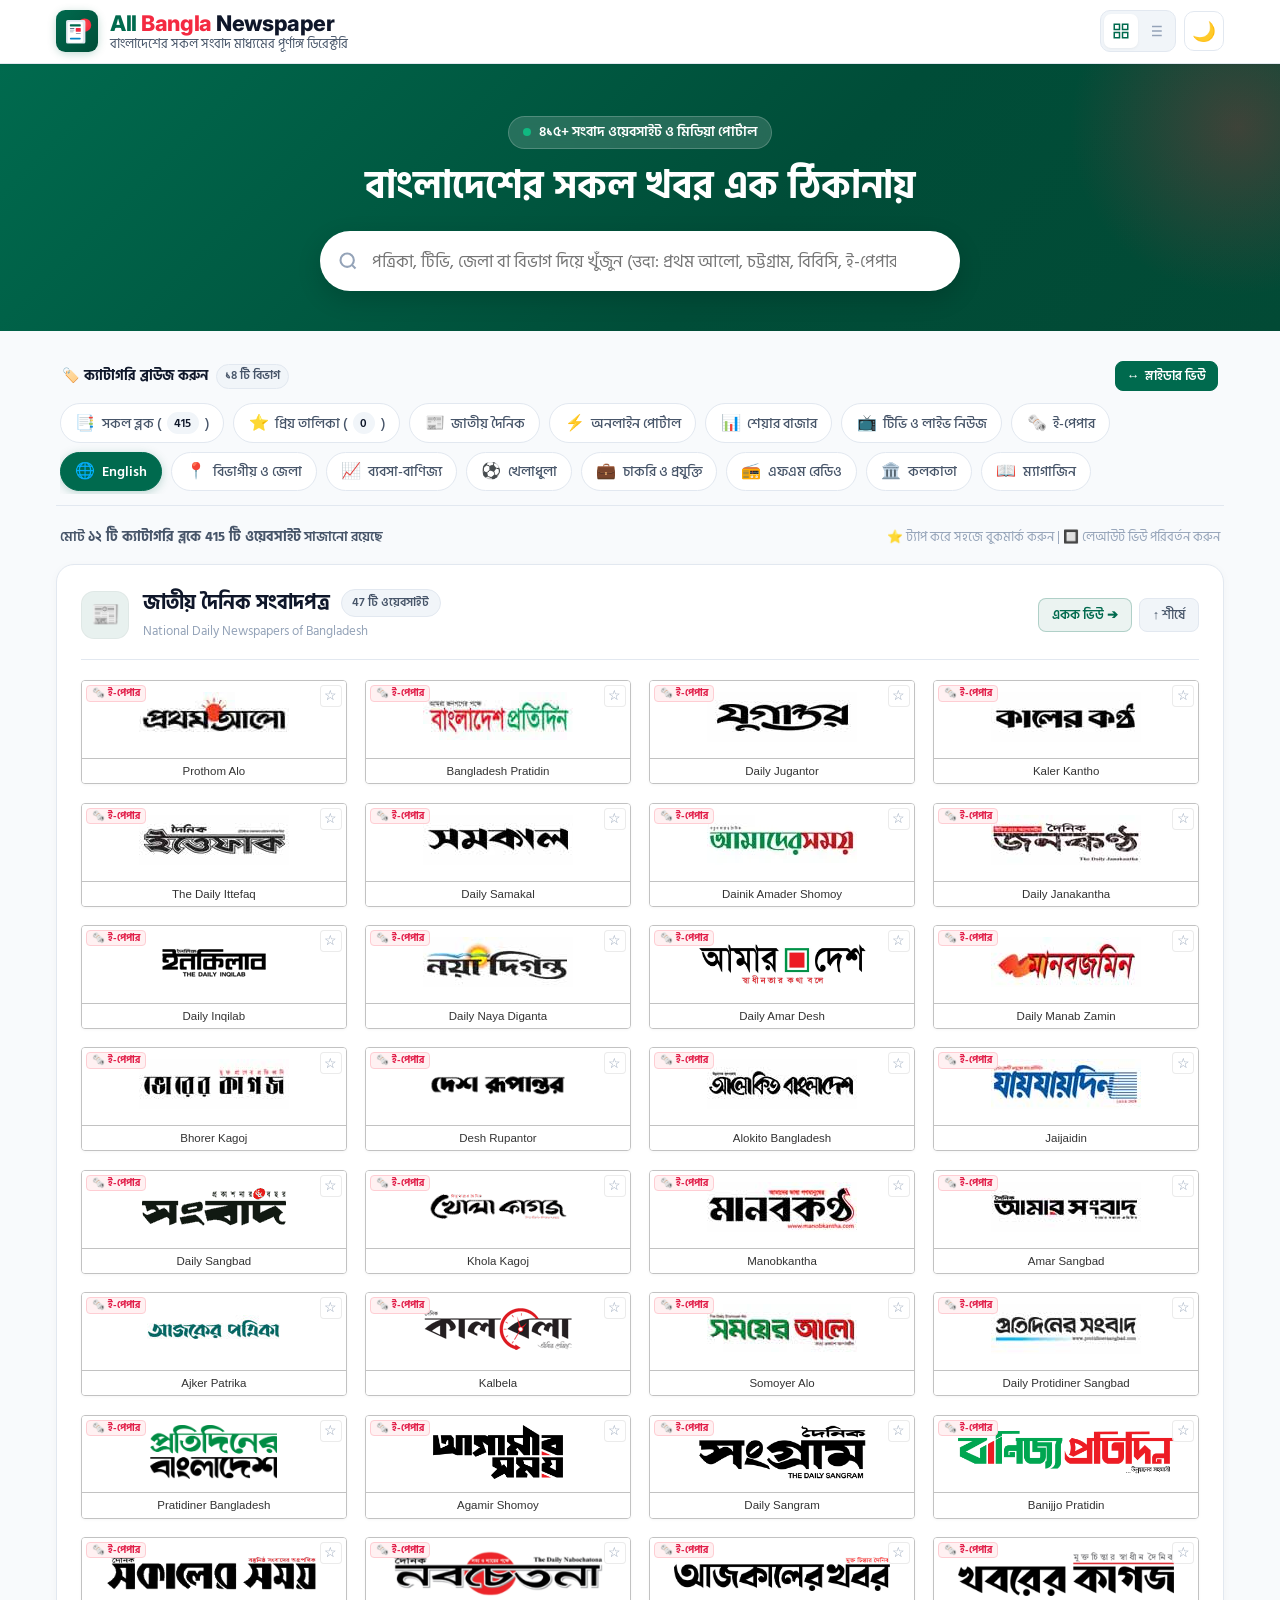
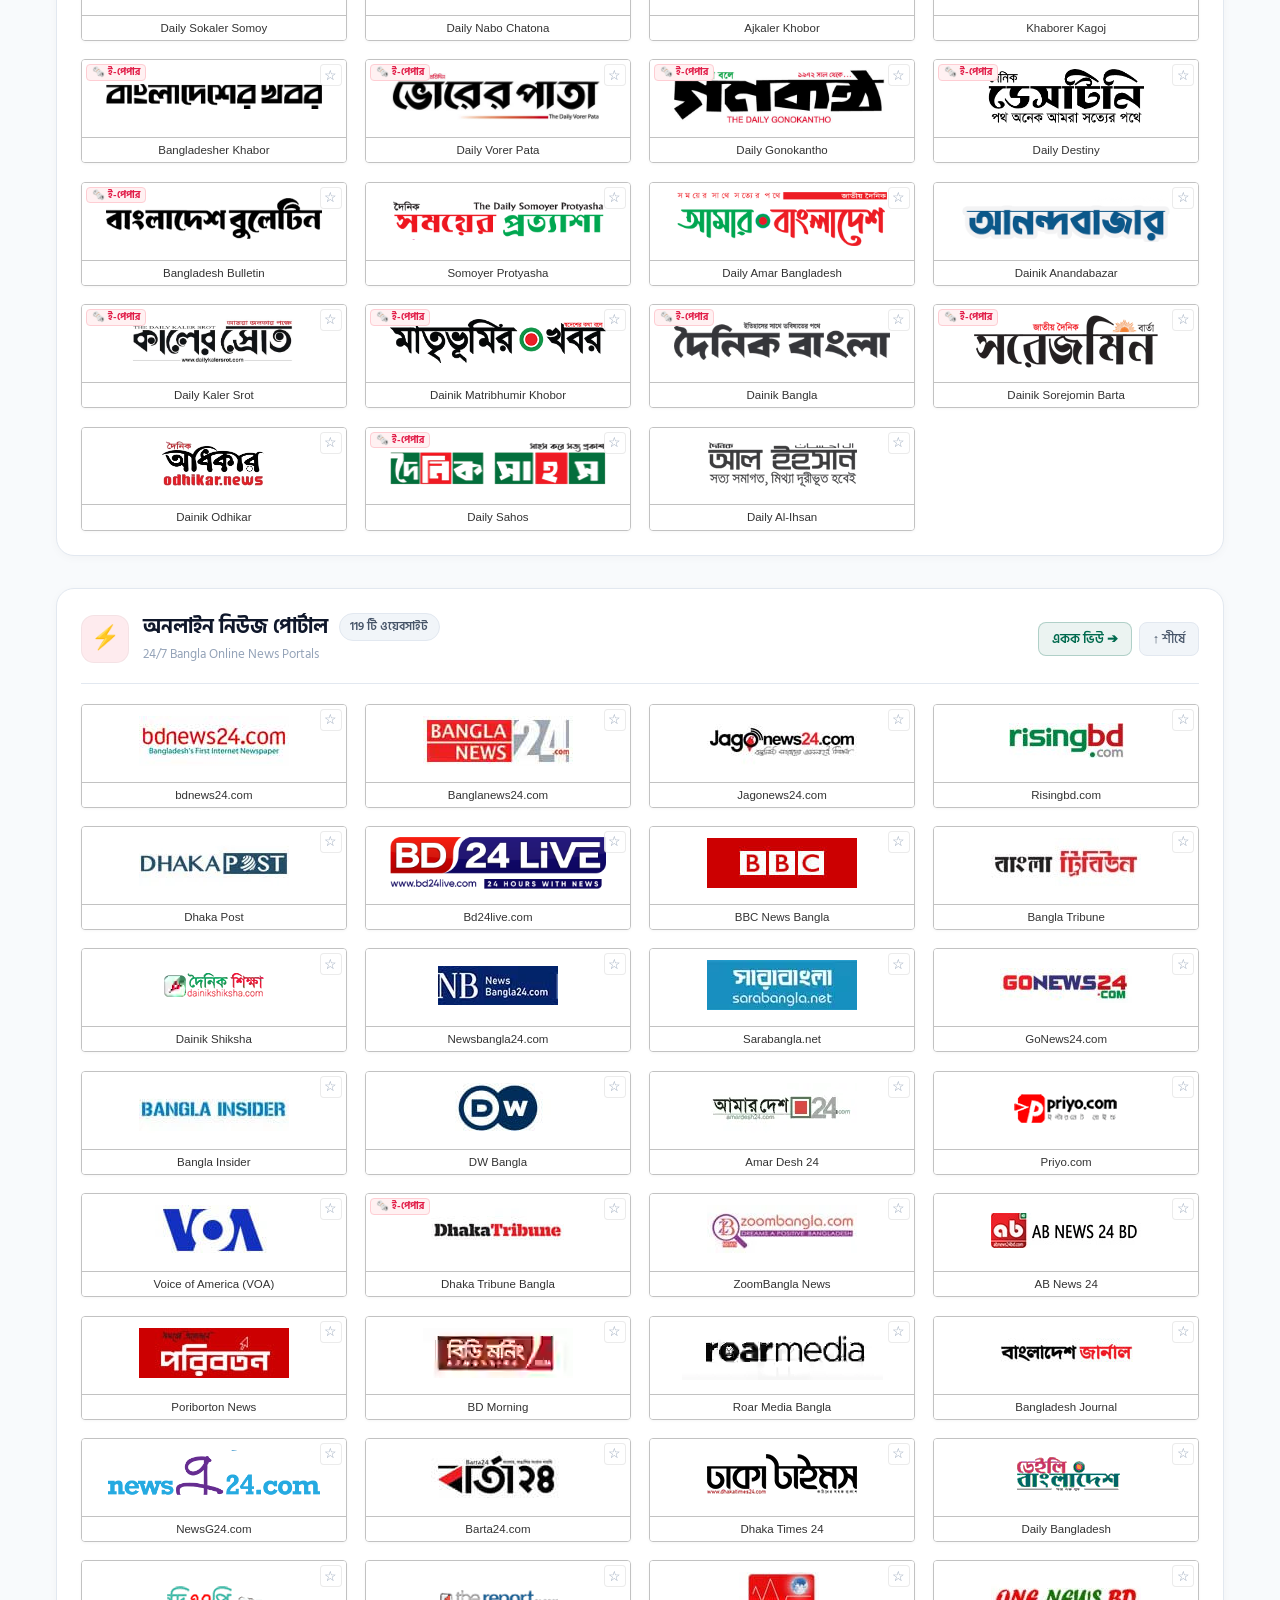
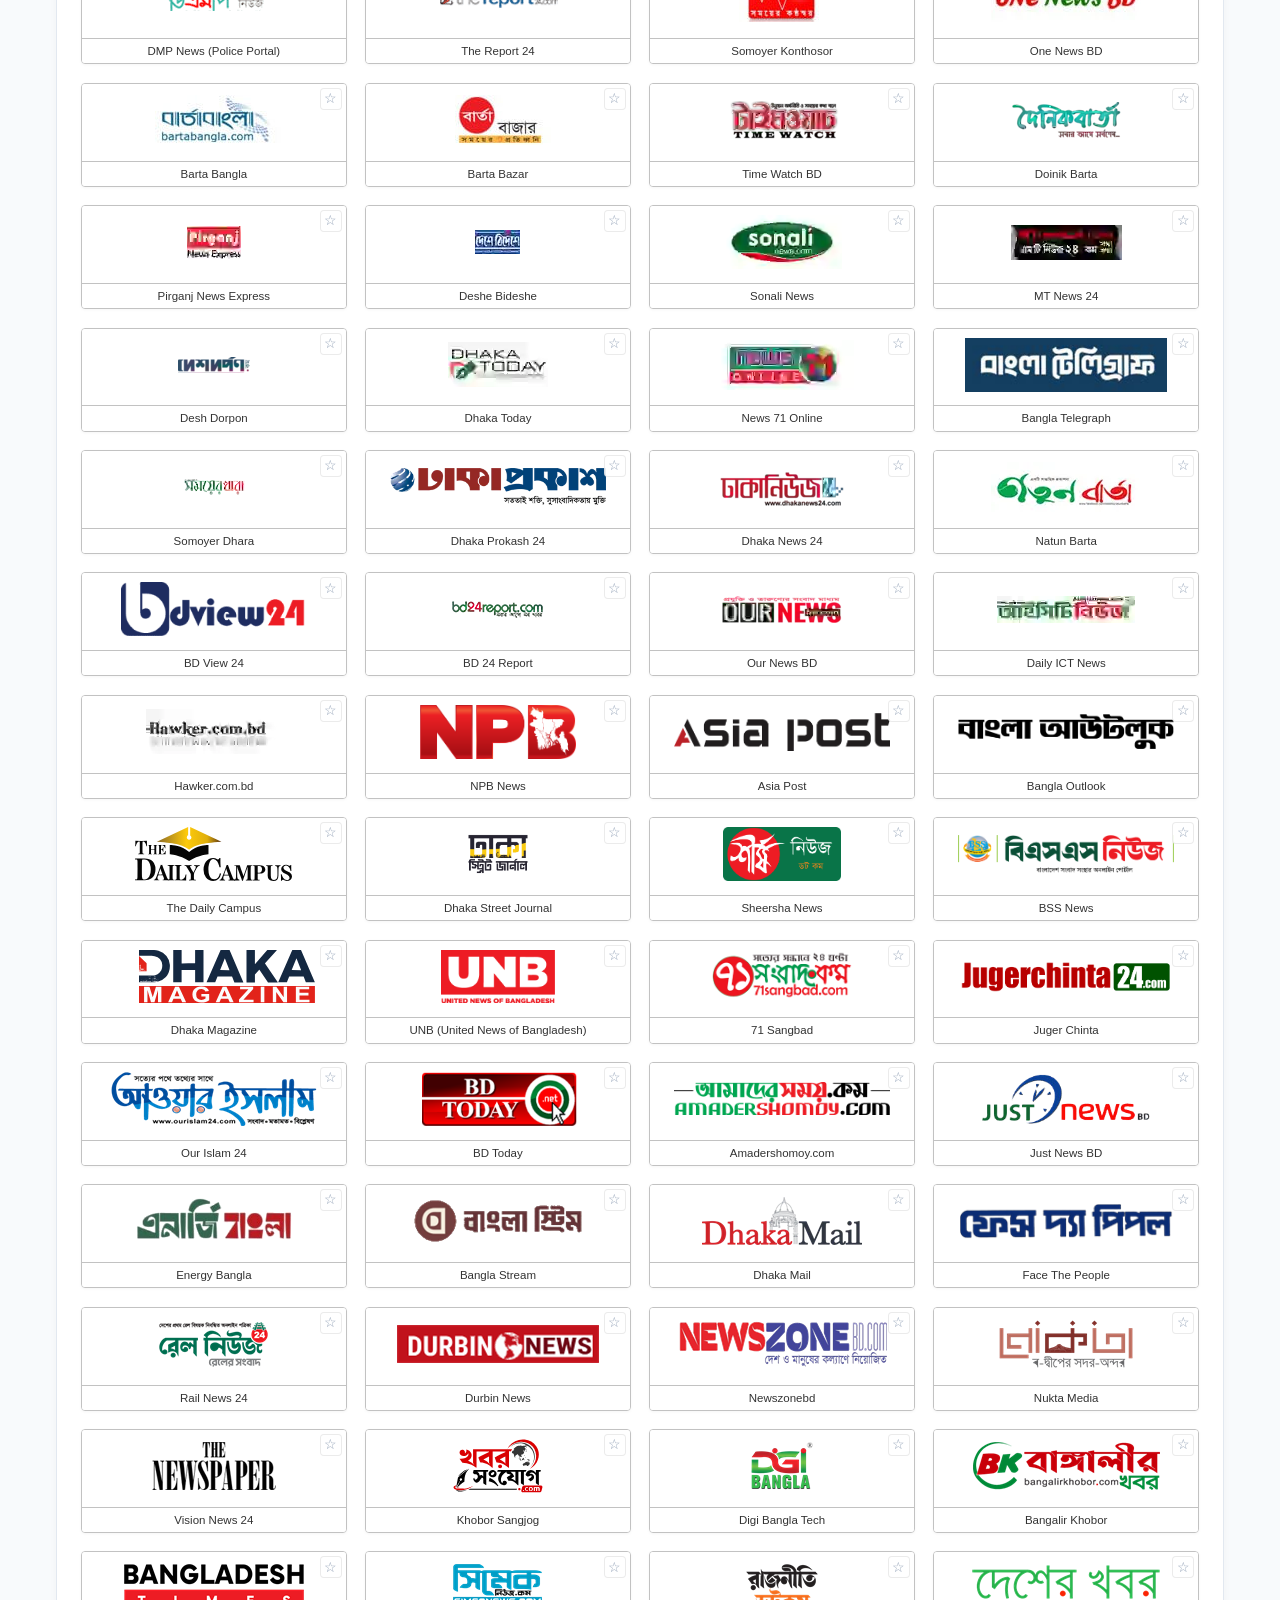
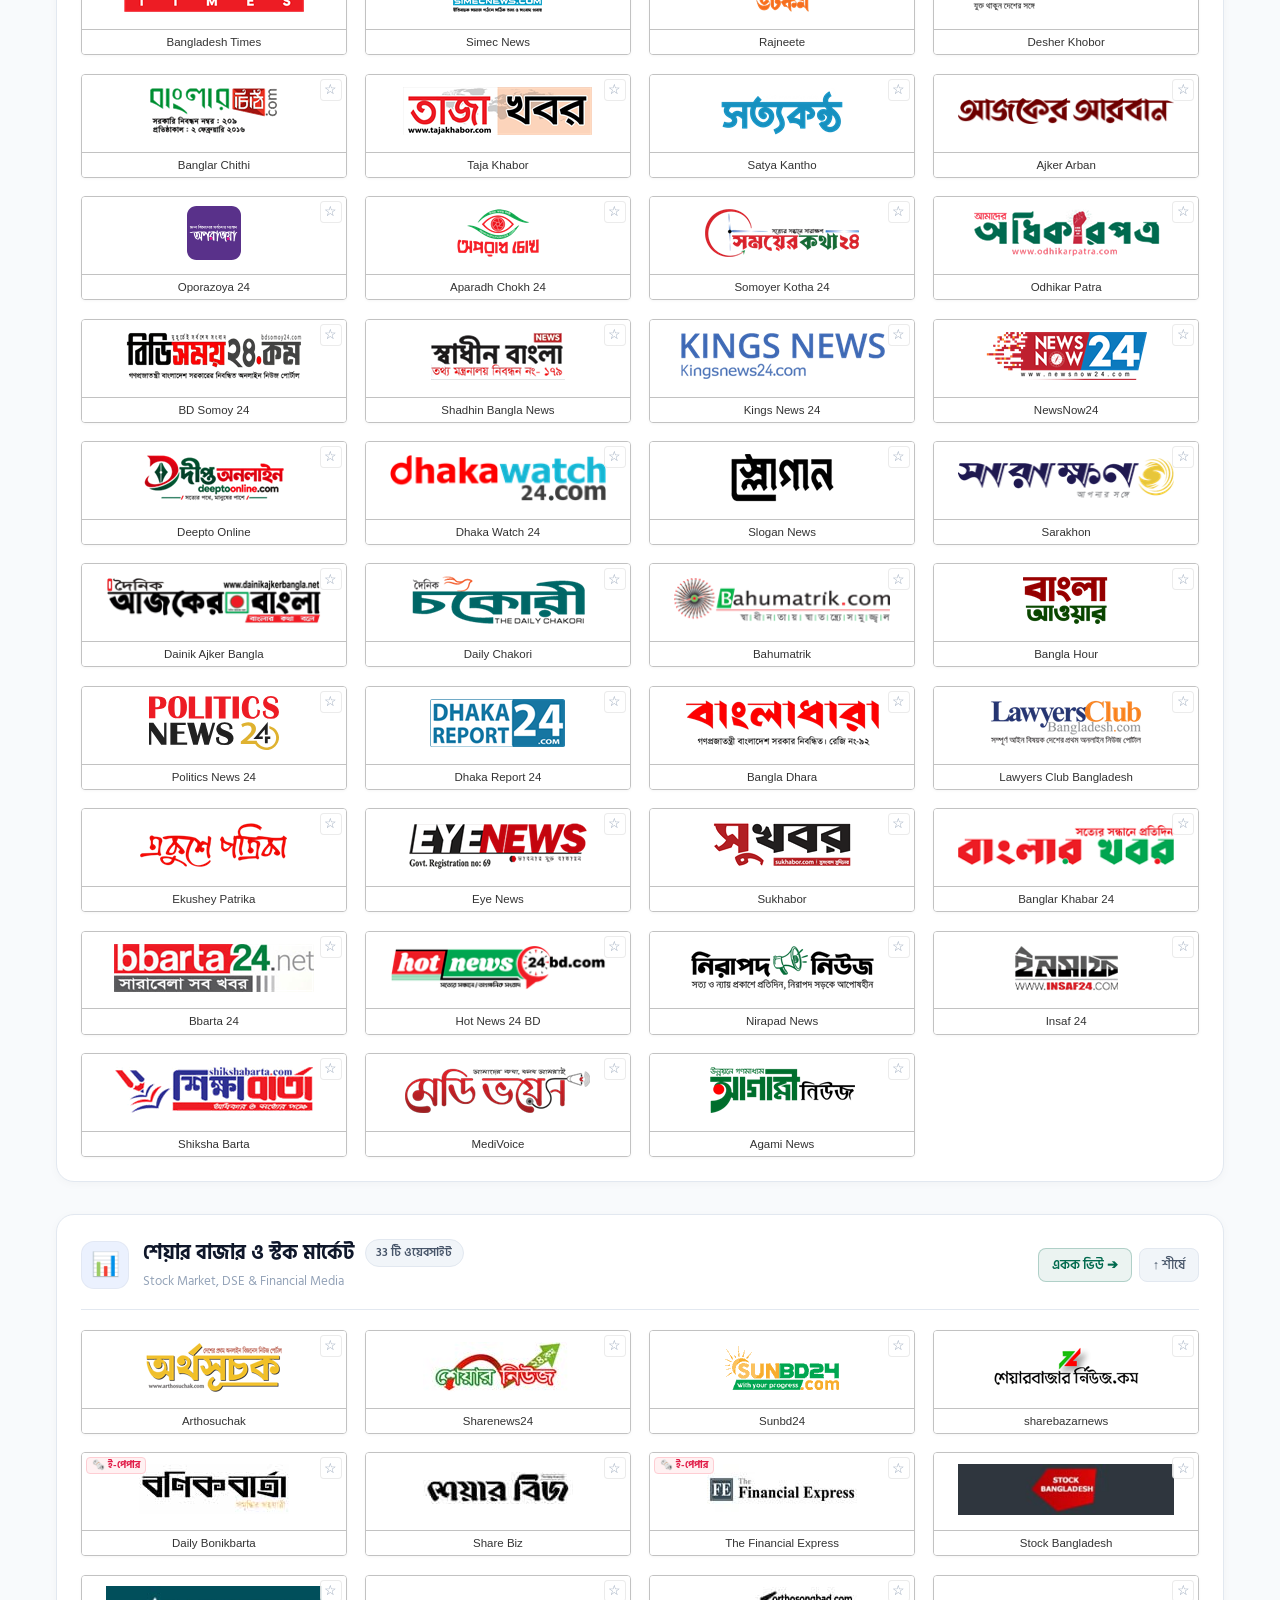
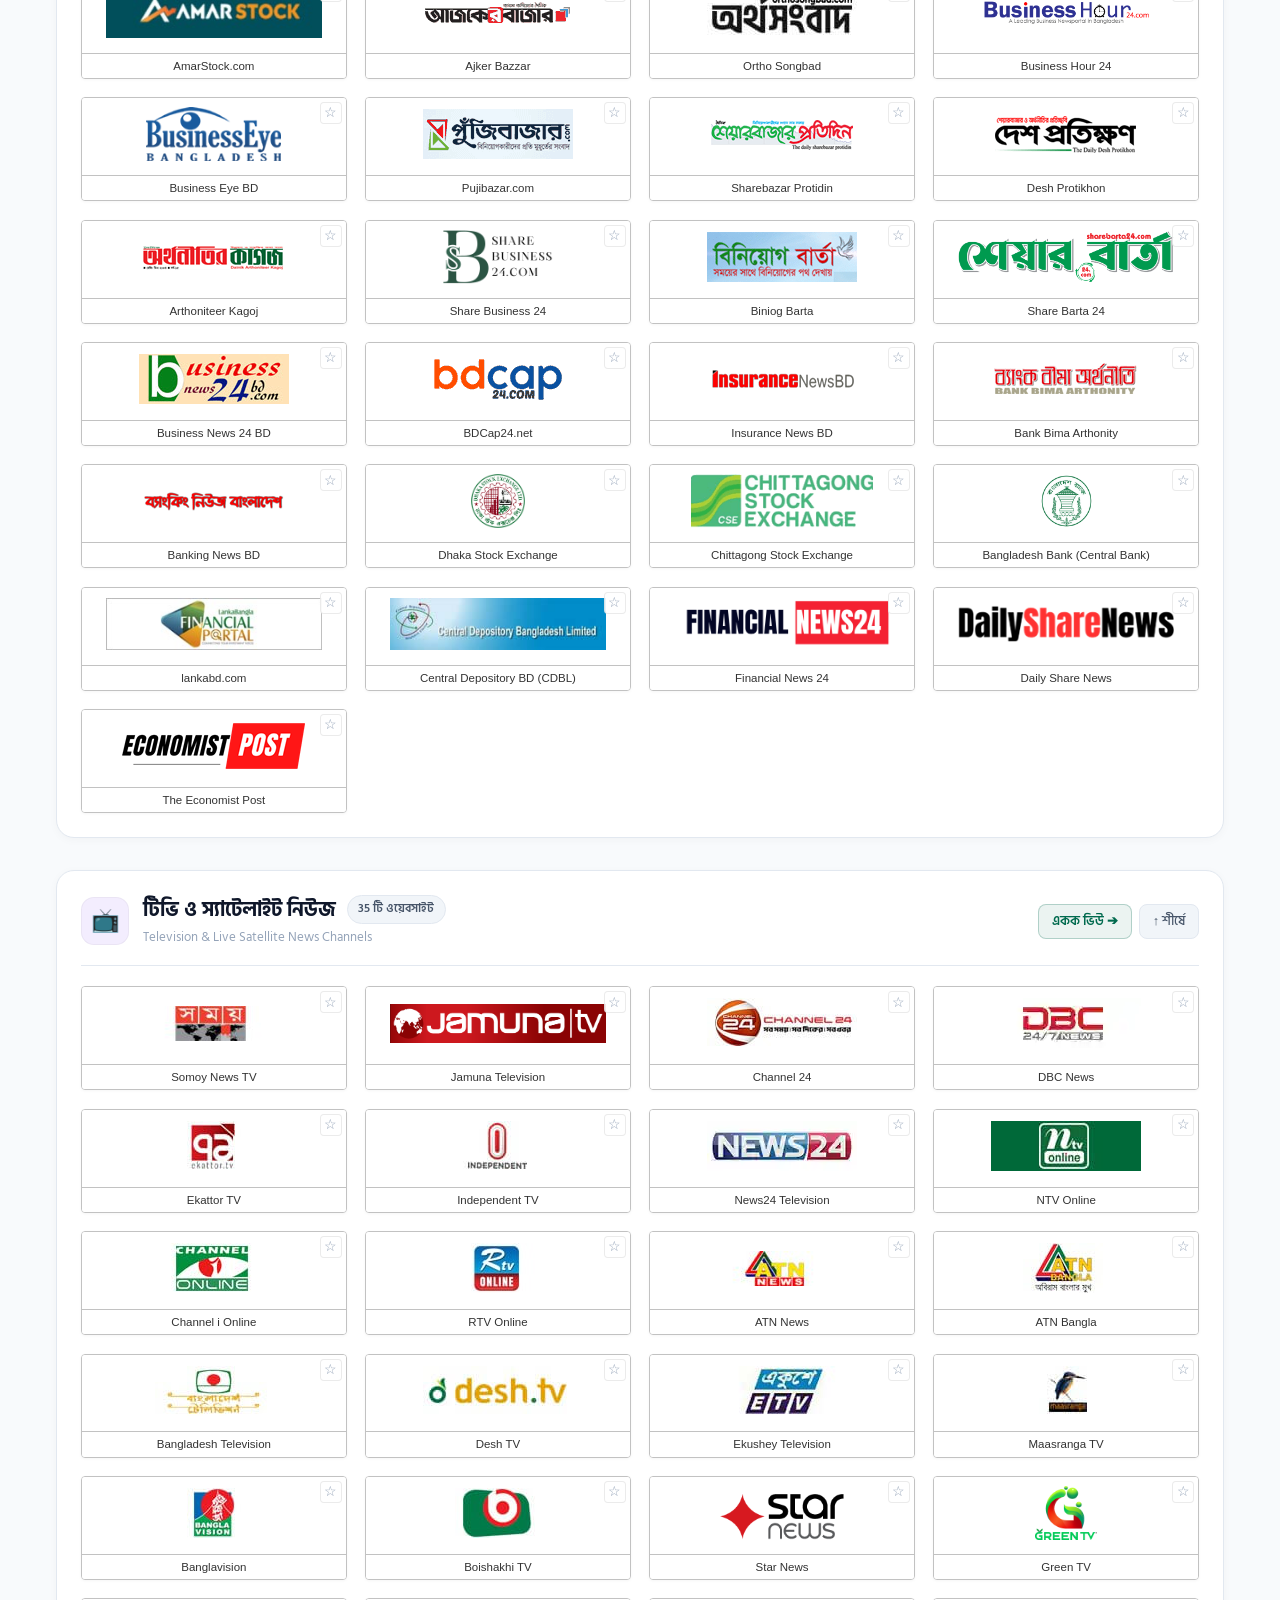
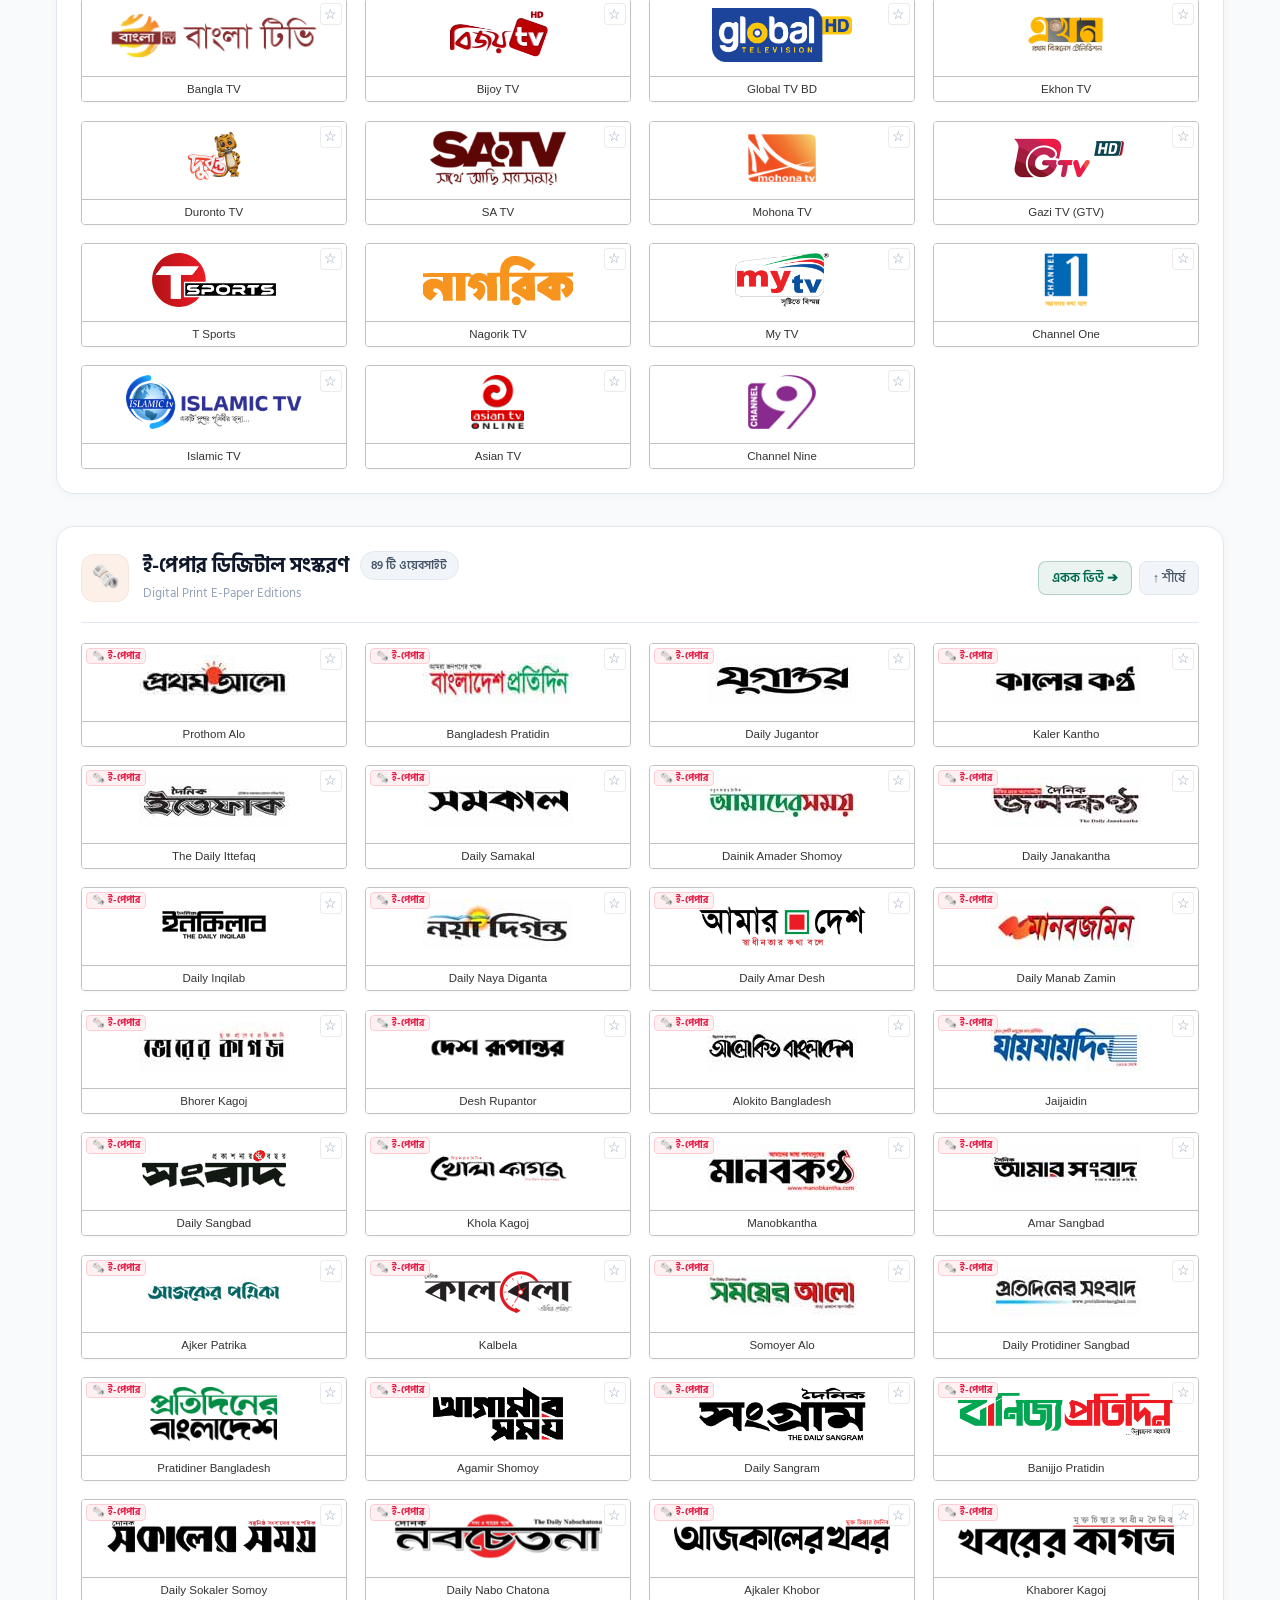
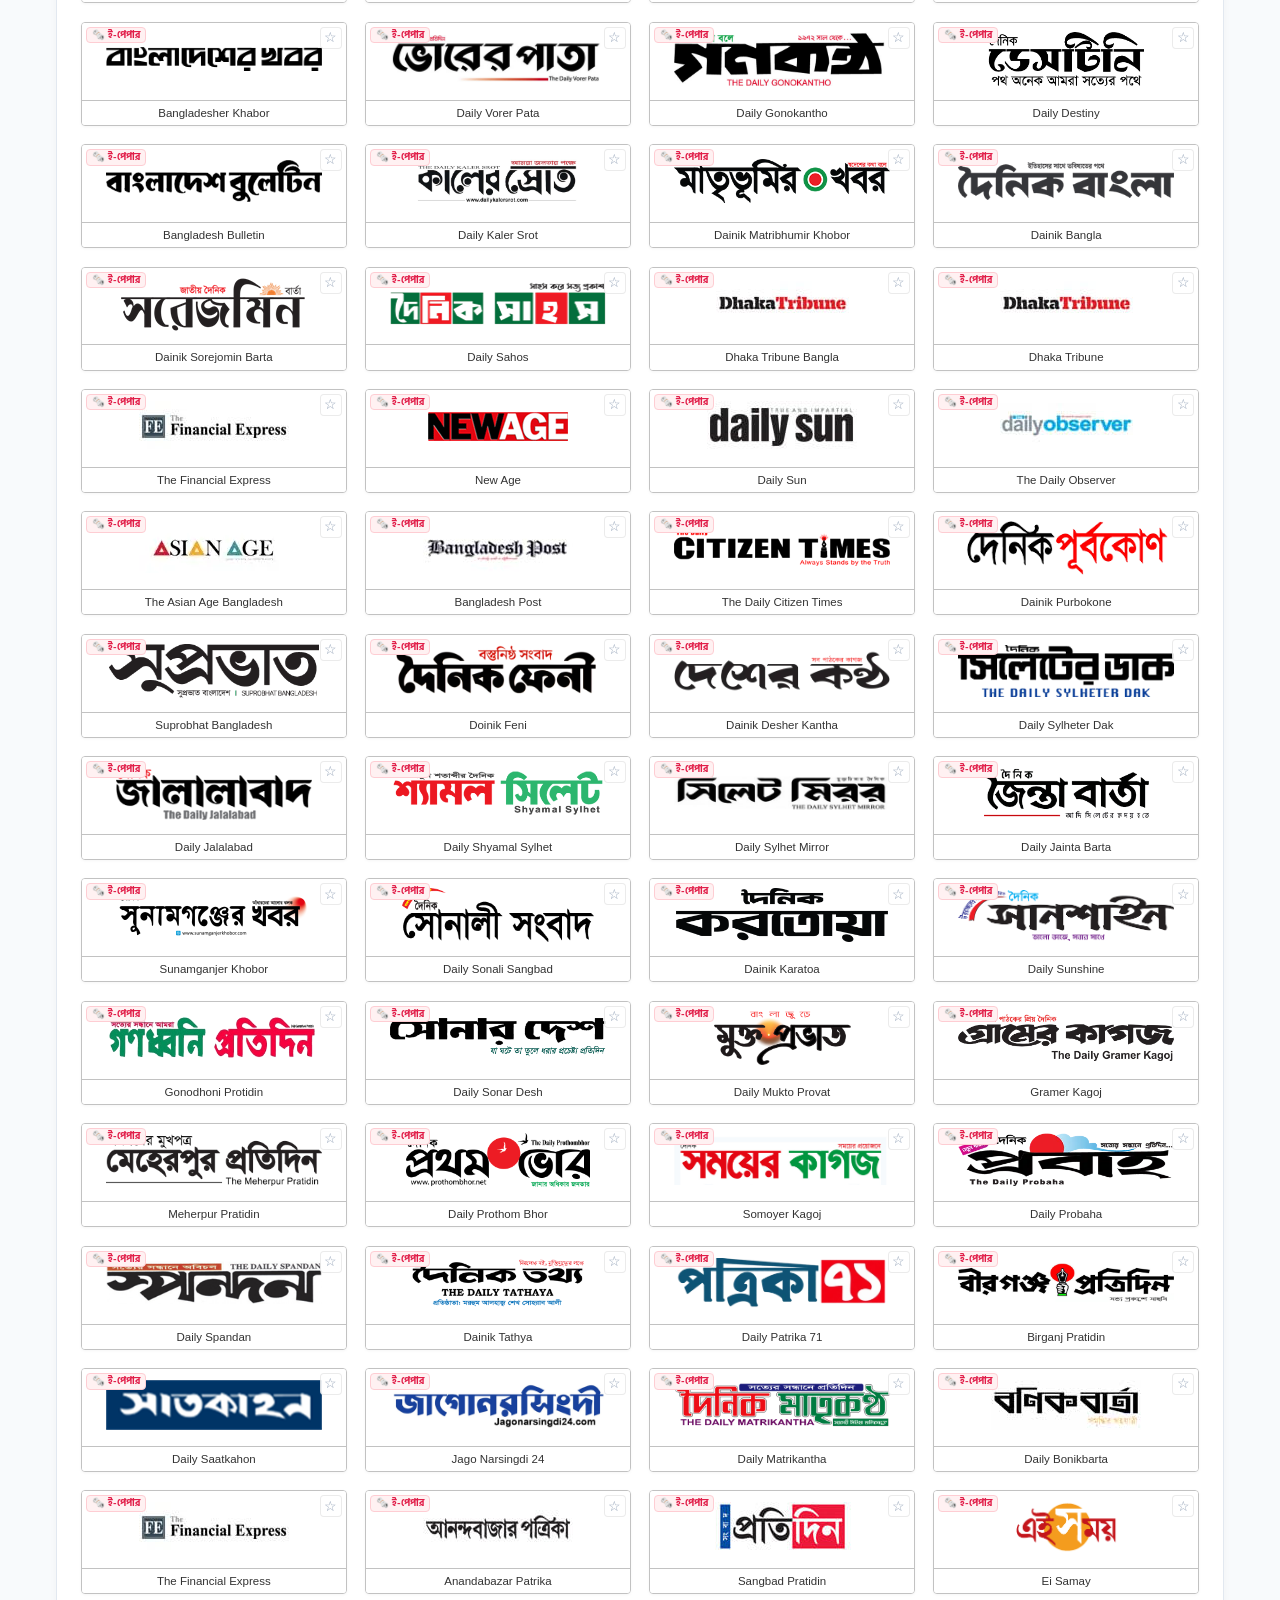
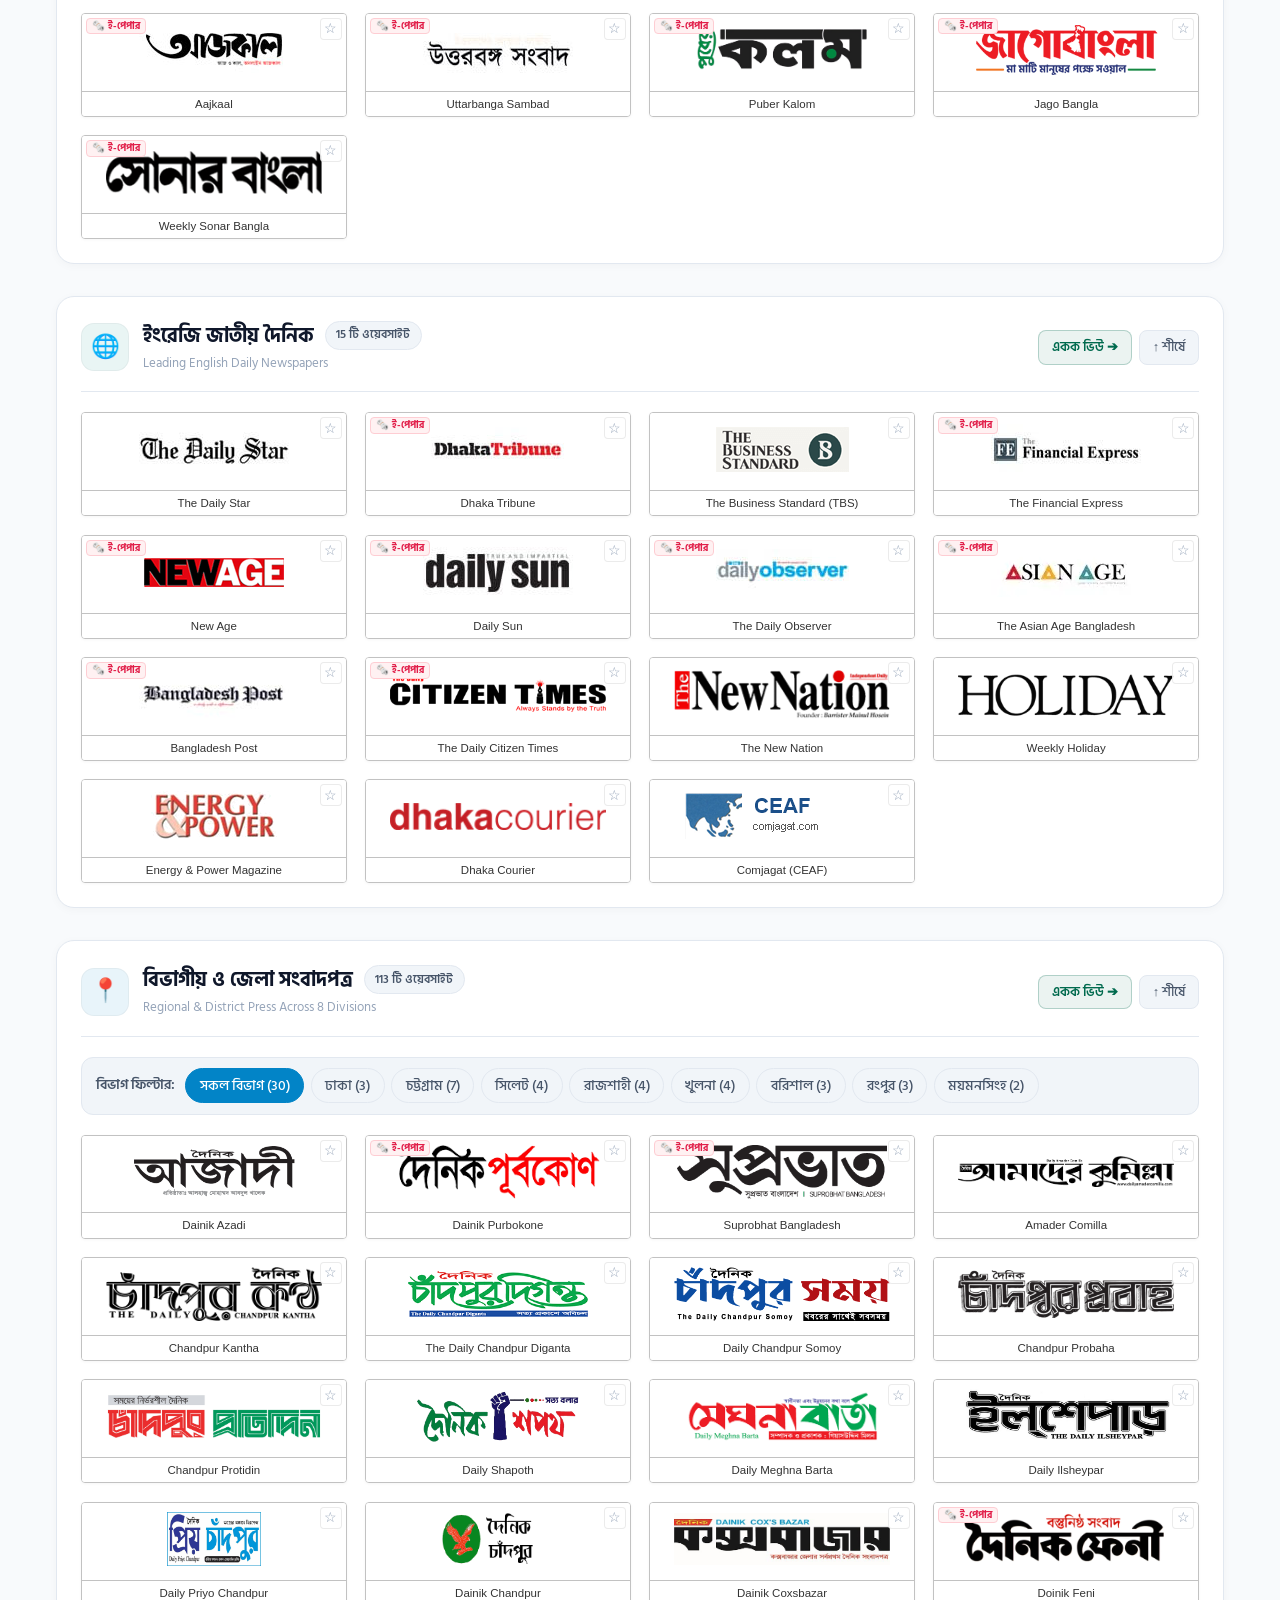
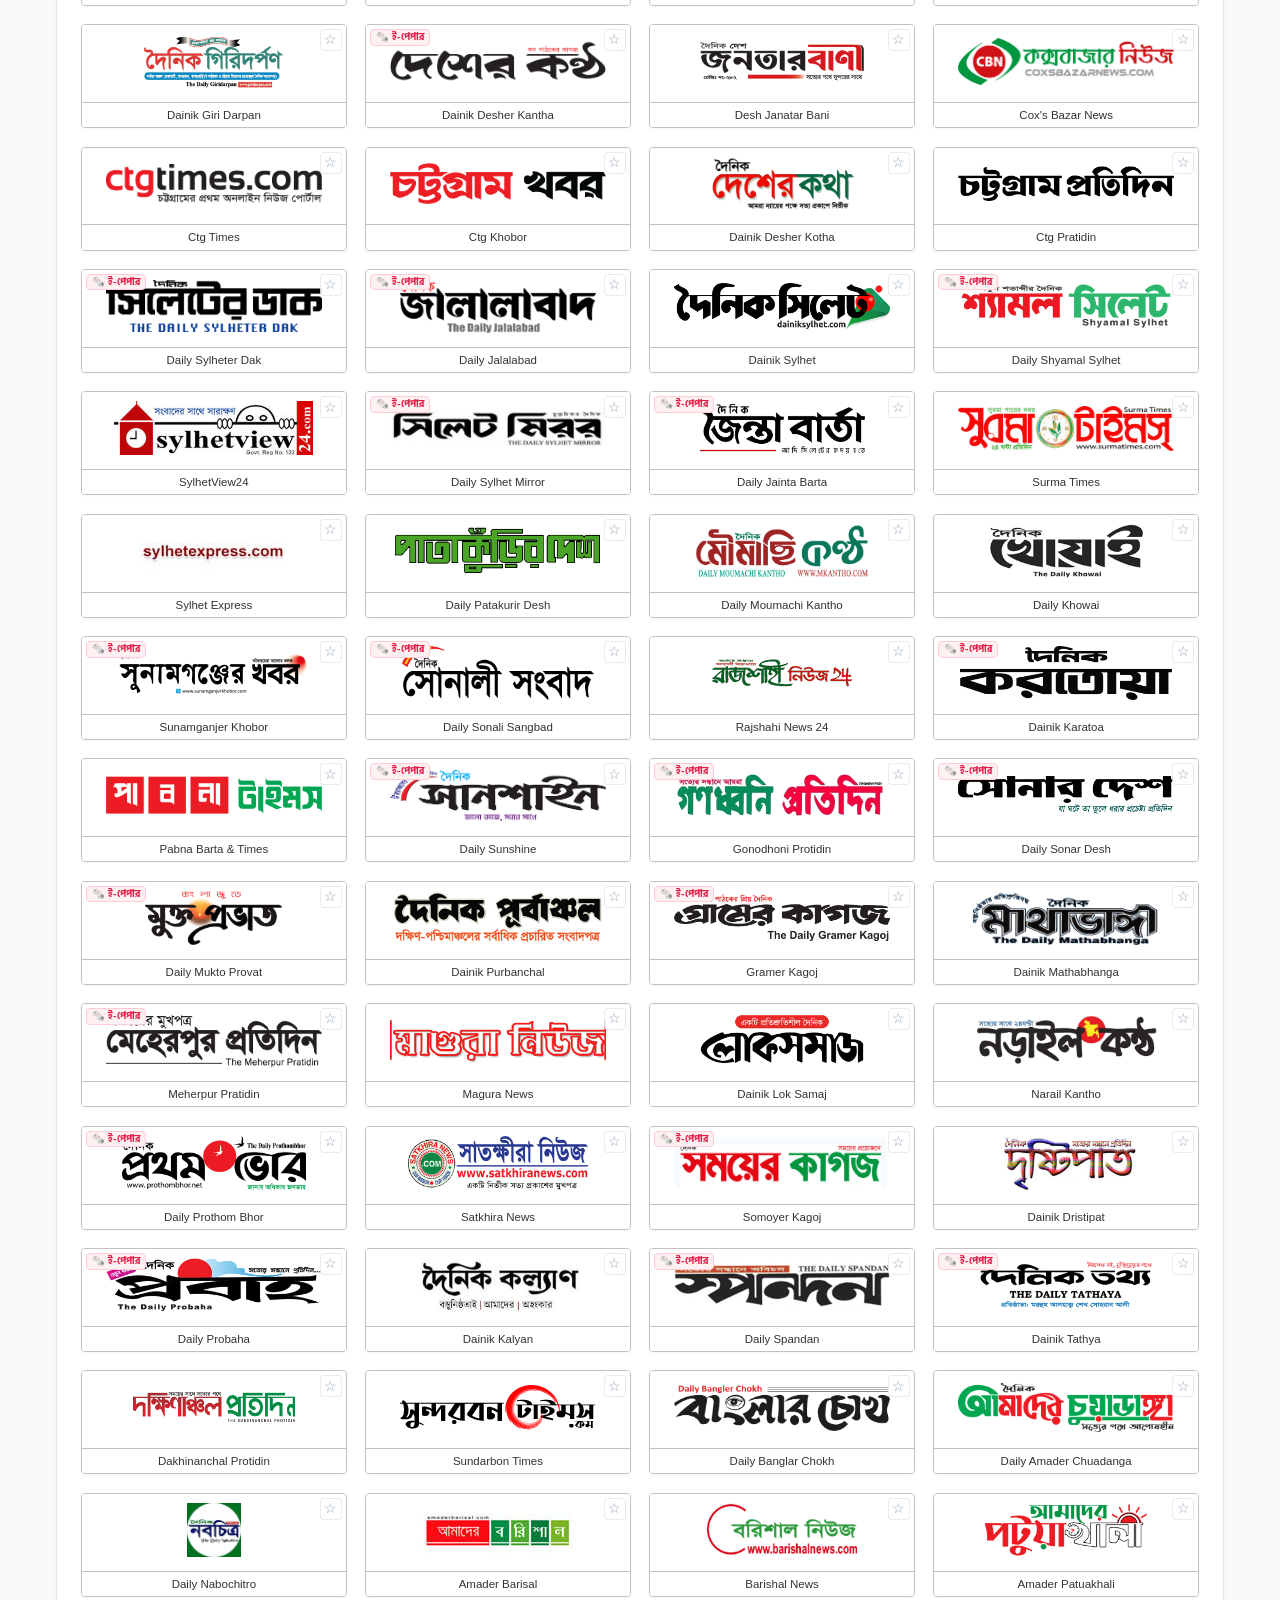
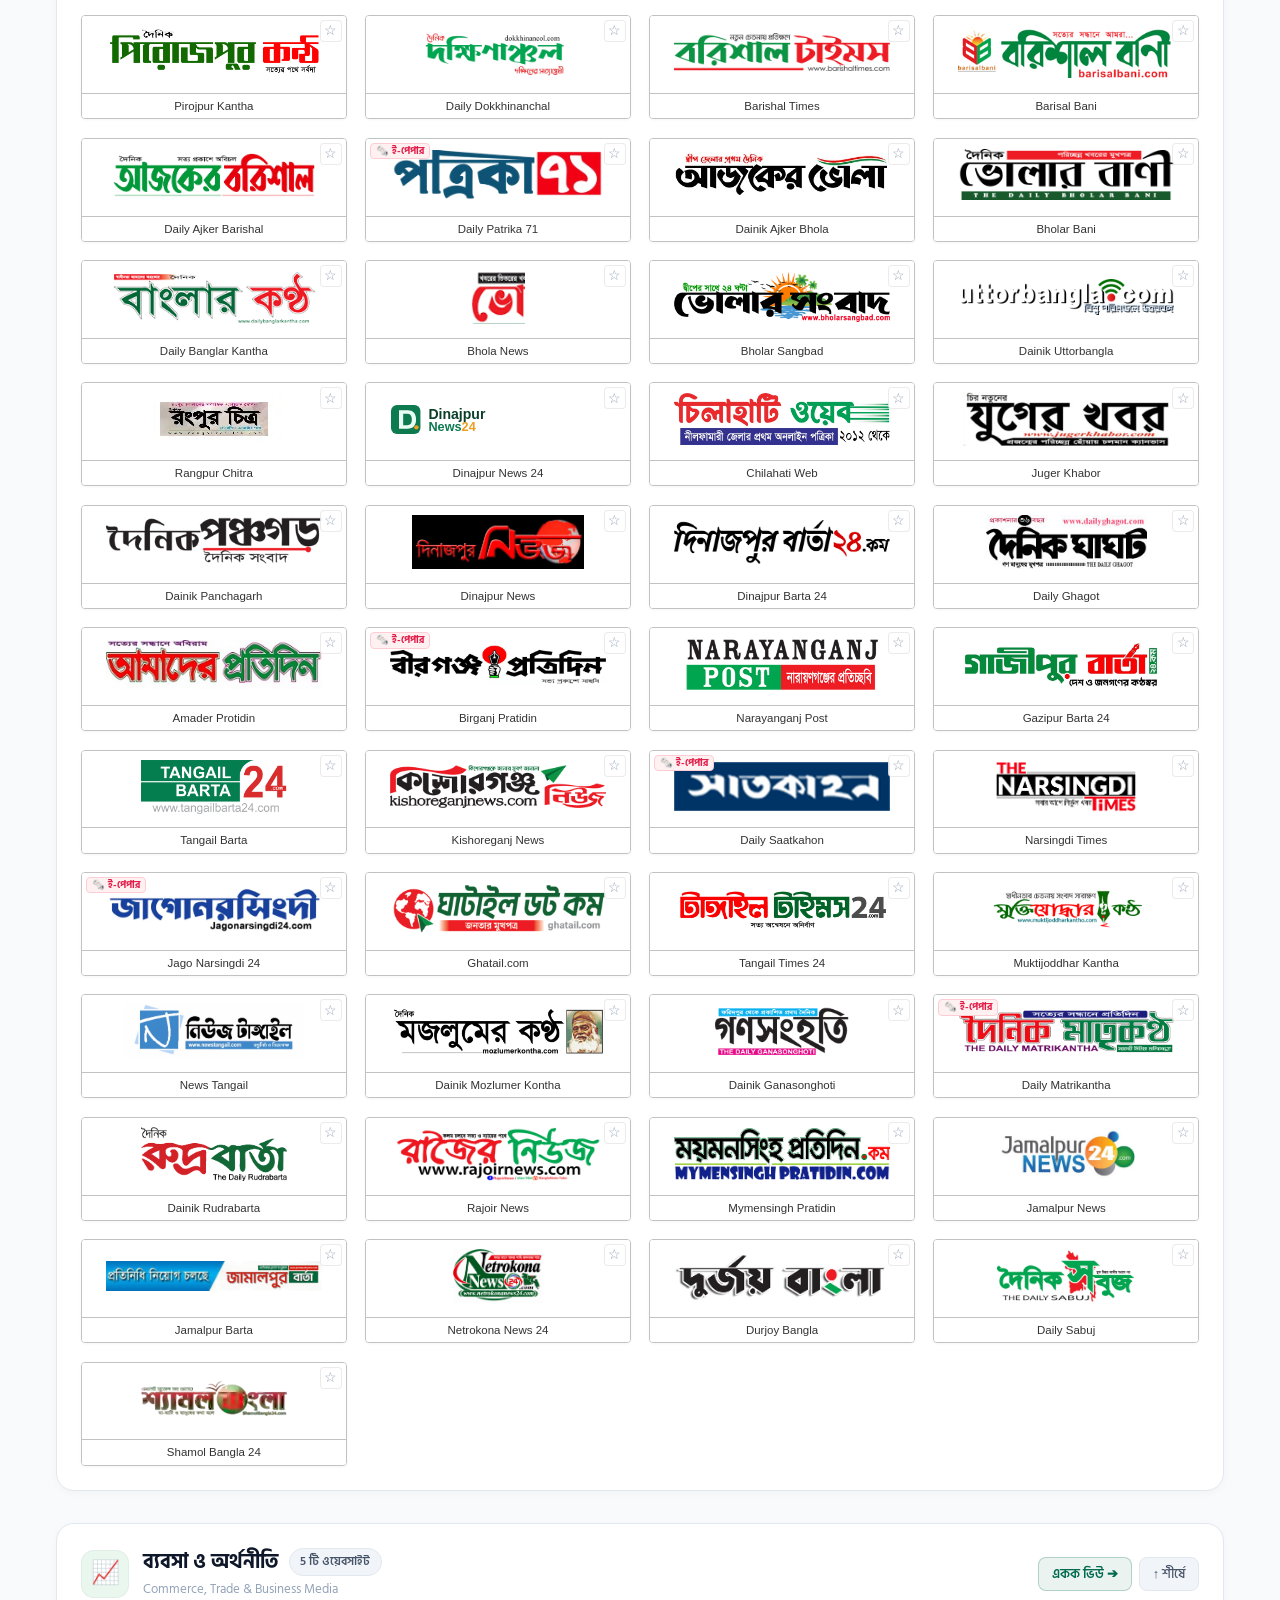
<file: index.html>
<!DOCTYPE html>
<html lang="bn" data-theme="light">
<head>
  <meta charset="UTF-8">
  <meta name="viewport" content="width=device-width, initial-scale=1.0, viewport-fit=cover">
  
  <!-- SEO Primary Meta Tags (notfair:meta-tags-optimizer) -->
  <title>All Bangla Newspaper List (সকল বাংলা সংবাদপত্র) | 215+ News Portals</title>
  <meta name="title" content="All Bangla Newspaper List (সকল বাংলা সংবাদপত্র) | 215+ News Portals">
  <meta name="description" content="Browse 215+ verified Bangla newspapers, national dailies, online news portals, share market news, TV channels, epapers & job portals in one fast directory.">
  <meta name="keywords" content="all bangla newspaper, all bangla newspaper list, bangla newspaper, bangla news portal, prothom alo, bdnews24, bangladesh newspapers, sharebazar news, bangla epaper, dainik bangla, all bangla news, live tv news bangladesh">
  <meta name="author" content="Muhammad Nabil">
  <meta name="publisher" content="All Bangla Newspaper">
  
  <!-- Canonical & Crawling Directives -->
  <link rel="canonical" href="https://nabil2dhaka.github.io/allbanglanewspaper/">
  <meta name="robots" content="index, follow, max-snippet:-1, max-image-preview:large, max-video-preview:-1">
  <meta name="googlebot" content="index, follow, max-snippet:-1, max-image-preview:large, max-video-preview:-1">
  <meta name="bingbot" content="index, follow, max-snippet:-1, max-image-preview:large">
  
  <!-- Geographic & Language Meta -->
  <meta name="geo.region" content="BD">
  <meta name="geo.placename" content="Dhaka, Bangladesh">
  <meta name="geo.position" content="23.8103;90.4125">
  <meta name="ICBM" content="23.8103, 90.4125">
  <meta http-equiv="content-language" content="bn, en">
  
  <!-- Open Graph / Facebook Protocol -->
  <meta property="og:type" content="website">
  <meta property="og:site_name" content="All Bangla Newspaper Directory">
  <meta property="og:url" content="https://nabil2dhaka.github.io/allbanglanewspaper/">
  <meta property="og:title" content="All Bangla Newspaper List (সকল বাংলা সংবাদপত্র) | 215+ Portals">
  <meta property="og:description" content="Complete directory of 215+ verified Bangladeshi newspapers, online news portals, share market news, epapers, and live TV channels.">
  <meta property="og:image" content="https://nabil2dhaka.github.io/allbanglanewspaper/assets/og-preview.png">
  <meta property="og:image:secure_url" content="https://nabil2dhaka.github.io/allbanglanewspaper/assets/og-preview.png">
  <meta property="og:image:type" content="image/png">
  <meta property="og:image:width" content="1200">
  <meta property="og:image:height" content="630">
  <meta property="og:image:alt" content="All Bangla Newspaper Directory - 215+ Verified Publications">
  <meta property="og:locale" content="bn_BD">
  <meta property="og:locale:alternate" content="en_US">
  
  <!-- Twitter Card Protocol -->
  <meta name="twitter:card" content="summary_large_image">
  <meta name="twitter:url" content="https://nabil2dhaka.github.io/allbanglanewspaper/">
  <meta name="twitter:title" content="All Bangla Newspaper List - সকল বাংলা সংবাদপত্র ডিরেক্টরি">
  <meta name="twitter:description" content="Browse 215+ verified Bangla newspapers, national dailies, online news portals, share market news, TV channels & epapers in one fast directory.">
  <meta name="twitter:image" content="https://nabil2dhaka.github.io/allbanglanewspaper/assets/og-preview.png">
  <meta name="twitter:image:alt" content="All Bangla Newspaper Directory">
  
  <!-- Favicon & Mobile Theme -->
  <link rel="icon" type="image/svg+xml" href="assets/favicon.svg">
  <link rel="apple-touch-icon" href="assets/favicon.svg">
  <meta name="theme-color" content="#006A4E">
  <meta name="apple-mobile-web-app-capable" content="yes">
  <meta name="apple-mobile-web-app-status-bar-style" content="default">
  <meta name="apple-mobile-web-app-title" content="Bangla News">

  <!-- Performance: Preconnect & Fonts -->
  <link rel="preconnect" href="https://fonts.googleapis.com">
  <link rel="preconnect" href="https://fonts.gstatic.com" crossorigin>
  <link href="https://fonts.googleapis.com/css2?family=Hind+Siliguri:wght@400;500;600;700&family=Inter:wght@400;500;600;700;800&display=swap" rel="stylesheet">
  <link rel="stylesheet" href="styles.css">

  <!-- JSON-LD Structured Data (notfair:schema-markup-generator) -->
  <script type="application/ld+json">
  {
    "@context": "https://schema.org",
    "@graph": [
      {
        "@type": "WebSite",
        "@id": "https://nabil2dhaka.github.io/allbanglanewspaper/#website",
        "url": "https://nabil2dhaka.github.io/allbanglanewspaper/",
        "name": "All Bangla Newspaper Directory",
        "alternateName": [
          "সকল বাংলা সংবাদপত্র",
          "All Bangla Newspaper",
          "Bangla News Directory"
        ],
        "description": "Comprehensive directory of 215+ verified Bangla national dailies, online news portals, stock market publications, TV news, e-papers, and regional newspapers.",
        "inLanguage": ["bn-BD", "en-US"],
        "publisher": {
          "@id": "https://nabil2dhaka.github.io/allbanglanewspaper/#organization"
        },
        "potentialAction": {
          "@type": "SearchAction",
          "target": {
            "@type": "EntryPoint",
            "urlTemplate": "https://nabil2dhaka.github.io/allbanglanewspaper/?q={search_term_string}"
          },
          "query-input": "required name=search_term_string"
        }
      },
      {
        "@type": "Organization",
        "@id": "https://nabil2dhaka.github.io/allbanglanewspaper/#organization",
        "name": "All Bangla Newspaper",
        "url": "https://nabil2dhaka.github.io/allbanglanewspaper/",
        "logo": {
          "@type": "ImageObject",
          "@id": "https://nabil2dhaka.github.io/allbanglanewspaper/#logo",
          "url": "https://nabil2dhaka.github.io/allbanglanewspaper/assets/favicon.svg",
          "caption": "All Bangla Newspaper Logo"
        },
        "image": "https://nabil2dhaka.github.io/allbanglanewspaper/assets/og-preview.png",
        "sameAs": [
          "https://github.com/nabil2dhaka/allbanglanewspaper"
        ]
      },
      {
        "@type": "CollectionPage",
        "@id": "https://nabil2dhaka.github.io/allbanglanewspaper/#webpage",
        "url": "https://nabil2dhaka.github.io/allbanglanewspaper/",
        "name": "All Bangla Newspaper List (সকল বাংলা সংবাদপত্র) | 215+ News Portals",
        "isPartOf": {
          "@id": "https://nabil2dhaka.github.io/allbanglanewspaper/#website"
        },
        "about": {
          "@id": "https://nabil2dhaka.github.io/allbanglanewspaper/#organization"
        },
        "description": "Browse 215+ verified Bangla newspapers, national dailies, online news portals, share market news, TV channels, epapers & job portals in one fast directory.",
        "inLanguage": "bn-BD",
        "breadcrumb": {
          "@type": "BreadcrumbList",
          "itemListElement": [
            {
              "@type": "ListItem",
              "position": 1,
              "name": "Home",
              "item": "https://nabil2dhaka.github.io/allbanglanewspaper/"
            },
            {
              "@type": "ListItem",
              "position": 2,
              "name": "All Bangla Newspaper List",
              "item": "https://nabil2dhaka.github.io/allbanglanewspaper/"
            }
          ]
        },
        "mainEntity": {
          "@type": "ItemList",
          "name": "Major Bangladesh Newspapers & Portals",
          "itemListOrder": "https://schema.org/ItemListOrderDescending",
          "numberOfItems": 10,
          "itemListElement": [
            {
              "@type": "ListItem",
              "position": 1,
              "name": "প্রথম আলো (Prothom Alo)",
              "url": "https://www.prothomalo.com"
            },
            {
              "@type": "ListItem",
              "position": 2,
              "name": "বাংলাদেশ প্রতিদিন (Bangladesh Pratidin)",
              "url": "https://www.bd-pratidin.com"
            },
            {
              "@type": "ListItem",
              "position": 3,
              "name": "ইত্তেফাক (Daily Ittefaq)",
              "url": "https://www.ittefaq.com.bd"
            },
            {
              "@type": "ListItem",
              "position": 4,
              "name": "কালের কণ্ঠ (Kaler Kantho)",
              "url": "https://www.kalerkantho.com"
            },
            {
              "@type": "ListItem",
              "position": 5,
              "name": "যুগান্তর (Daily Jugantor)",
              "url": "https://www.jugantor.com"
            },
            {
              "@type": "ListItem",
              "position": 6,
              "name": "বিডিনিউজ২৪ (bdnews24)",
              "url": "https://bangla.bdnews24.com"
            },
            {
              "@type": "ListItem",
              "position": 7,
              "name": "বাংলানিউজ২৪ (banglanews24)",
              "url": "https://www.banglanews24.com"
            },
            {
              "@type": "ListItem",
              "position": 8,
              "name": "জাগো নিউজ ২৪ (Jago News 24)",
              "url": "https://www.jagonews24.com"
            },
            {
              "@type": "ListItem",
              "position": 9,
              "name": "The Daily Star (ডেইলি স্টার)",
              "url": "https://www.thedailystar.net"
            },
            {
              "@type": "ListItem",
              "position": 10,
              "name": "বণিক বার্তা (Bonik Barta)",
              "url": "https://bonikbarta.net"
            }
          ]
        }
      },
      {
        "@type": "FAQPage",
        "@id": "https://nabil2dhaka.github.io/allbanglanewspaper/#faq",
        "mainEntity": [
          {
            "@type": "Question",
            "name": "বাংলাদেশের সবচেয়ে জনপ্রিয় বাংলা সংবাদপত্র কোনগুলো? (What are the top Bangla newspapers?)",
            "acceptedAnswer": {
              "@type": "Answer",
              "text": "বাংলাদেশের শীর্ষ ও সর্বাধিক পঠিত জাতীয় বাংলা দৈনিকগুলোর মধ্যে রয়েছে প্রথম আলো, বাংলাদেশ প্রতিদিন, দৈনিক ইত্তেফাক, কালের কণ্ঠ, যুগান্তর, সমকাল, জনকণ্ঠ ও নয়াদিগন্ত। শীর্ষ অনলাইন পোর্টালগুলোর মধ্যে রয়েছে বিডিনিউজ২৪, জাগোনিউজ২৪, বাংলা ট্রিবিউন এবং ঢাকা পোস্ট।"
            }
          },
          {
            "@type": "Question",
            "name": "অনলাইনে সব বাংলা পত্রিকা একসাথে কীভাবে পড়া যায়?",
            "acceptedAnswer": {
              "@type": "Answer",
              "text": "All Bangla Newspaper ডিরেক্টরির মাধ্যমে বাংলাদেশের ২১৫টিরও বেশি জাতীয় দৈনিক, অনলাইন পোর্টাল, টিভি সংবাদ ও ৮ বিভাগের আঞ্চলিক পত্রিকা এক ক্লিকে সহজে ও বিজ্ঞাপনমুক্তভাবে পড়া যায়।"
            }
          },
          {
            "@type": "Question",
            "name": "শেয়ার বাজার ও অর্থনীতির খবরের জন্য সেরা পত্রিকা কোনগুলো?",
            "acceptedAnswer": {
              "@type": "Answer",
              "text": "শেয়ার বাজার ও ব্যবসা-বাণিজ্যের খবরের জন্য উল্লেখযোগ্য পত্রিকা ও পোর্টালগুলো হলো: বণিক বার্তা, দ্য বিজনেস স্ট্যান্ডার্ড (TBS), শেয়ারবিজ, অর্থসূচক, ঢাকা স্টক এক্সচেঞ্জ (DSE BD), দৈনিক শেয়ারবাজার প্রতিদিন ও পুঁজিবাজার।"
            }
          },
          {
            "@type": "Question",
            "name": "বাংলা পত্রিকার ই-পেপার (E-Paper) সংস্করণ কীভাবে পড়া যাবে?",
            "acceptedAnswer": {
              "@type": "Answer",
              "text": "এই ডিরেক্টরির 'ই-পেপার' ক্যাটাগরি বা প্রতিটি পত্রিকার কার্ডের '🗞️ ই-পেপার' ব্যাজে ক্লিক করে সরাসরি সংশ্লিষ্ট সংবাদপত্রের অফিসিয়াল ডিজিটাল প্রিন্ট সংস্করণ (E-Paper) পড়া যায়।"
            }
          }
        ]
      }
    ]
  }
  </script>
</head>
<body>
  <!-- Header / Navigation -->
  <header class="header">
    <div class="container header-container">
      <a href="#" class="brand-link" aria-label="All Bangla Newspaper Home">
        <div class="brand-logo-wrap">
          <img src="assets/favicon.svg" alt="All Bangla Newspaper Logo" class="brand-logo-img" width="40" height="40">
        </div>
        <div class="brand-text">
          <div class="brand-title">
            <span class="text-green">All</span> <span class="text-red">Bangla</span> <span class="text-main">Newspaper</span>
          </div>
          <p class="brand-subtitle">বাংলাদেশের সকল সংবাদ মাধ্যমের পূর্ণাঙ্গ ডিরেক্টরি</p>
        </div>
      </a>

      <div class="header-actions">
        <!-- View Toggle (Grid / List) -->
        <div class="view-toggle" role="group" aria-label="Layout view">
          <button id="viewGridBtn" class="btn-toggle active" title="গ্রিড ভিউ (Grid View)" aria-label="Grid View">
            <svg width="18" height="18" viewBox="0 0 24 24" fill="none" stroke="currentColor" stroke-width="2"><rect x="3" y="3" width="7" height="7"/><rect x="14" y="3" width="7" height="7"/><rect x="14" y="14" width="7" height="7"/><rect x="3" y="14" width="7" height="7"/></svg>
          </button>
          <button id="viewListBtn" class="btn-toggle" title="লিস্ট ভিউ (List View)" aria-label="List View">
            <svg width="18" height="18" viewBox="0 0 24 24" fill="none" stroke="currentColor" stroke-width="2"><line x1="8" y1="6" x2="21" y2="6"/><line x1="8" y1="12" x2="21" y2="12"/><line x1="8" y1="18" x2="21" y2="18"/><line x1="3" y1="6" x2="3.01" y2="6"/><line x1="3" y1="12" x2="3.01" y2="12"/><line x1="3" y1="18" x2="3.01" y2="18"/></svg>
          </button>
        </div>

        <!-- Theme Toggle -->
        <button id="themeToggle" class="btn-icon" aria-label="Toggle Theme" title="ডার্ক/লাইট মোড পরিবর্তন">
          <span class="theme-icon">🌙</span>
        </button>
      </div>
    </div>
  </header>

  <!-- Hero & Search Section -->
  <section class="hero-section">
    <div class="container hero-container">
      <div class="hero-badge" id="heroBadge">
        <span class="pulse-dot"></span> ২১৫+ সংবাদ ওয়েবসাইট ও মিডিয়া পোর্টাল
      </div>
      <h1 class="hero-heading">বাংলাদেশের সকল খবর এক ঠিকানায়</h1>
      
      <!-- Search Bar -->
      <div class="search-wrapper">
        <span class="search-icon">
          <svg width="20" height="20" viewBox="0 0 24 24" fill="none" stroke="currentColor" stroke-width="2.5"><circle cx="11" cy="11" r="8"/><line x1="21" y1="21" x2="16.65" y2="16.65"/></svg>
        </span>
        <input 
          type="search" 
          id="searchInput" 
          placeholder="পত্রিকা, টিভি, জেলা বা বিভাগ দিয়ে খুঁজুন (उदा: প্রথম আলো, চট্টগ্রাম, বিবিসি, ই-পেপার)..." 
          autocomplete="off"
          enterkeyhint="search"
        >
        <button id="clearSearch" class="btn-clear" style="display: none;" title="মুছে ফেলুন" aria-label="Clear search">✕</button>
      </div>
    </div>
  </section>

  <!-- Main Content -->
  <main class="container main-content">
    <!-- Category Tabs Navigation (Responsive & Flexible) -->
    <div class="categories-wrapper scroll-mode" id="categoriesWrapper">
      <div class="categories-header-bar">
        <div class="categories-header-left">
          <span class="categories-header-title">🏷️ ক্যাটাগরি ব্রাউজ করুন</span>
          <span class="categories-count-badge">১৪ টি বিভাগ</span>
        </div>
        <div class="categories-header-actions">
          <!-- Horizontal Scroll Arrows (for scroll mode) -->
          <button class="btn-cat-scroll" id="catScrollLeftBtn" title="বামে স্ক্রোল করুন" aria-label="Scroll left">
            ‹
          </button>
          <button class="btn-cat-scroll" id="catScrollRightBtn" title="ডানে স্ক্রোল করুন" aria-label="Scroll right">
            ›
          </button>
          <!-- Flexible Layout Toggle: Wrap / Scroll -->
          <button class="btn-cat-toggle-wrap" id="catToggleWrapBtn" title="ক্যাটাগরি লেআউট পরিবর্তন করুন">
            <span class="toggle-icon">⊞</span> <span class="toggle-label">সবগুলো দেখুন</span>
          </button>
        </div>
      </div>

      <nav class="categories-nav" id="categoriesNav" aria-label="Newspaper Categories">
        <div class="categories-list" id="categoryTabs">
          <button class="category-btn active" data-category="all">
            <span class="cat-icon">📑</span> সকল ব্লক (<span id="totalCountBadge">0</span>)
          </button>
          <button class="category-btn" data-category="favorites">
            <span class="cat-icon">⭐</span> প্রিয় তালিকা (<span id="favCountBadge">0</span>)
          </button>
          <button class="category-btn" data-category="daily">
            <span class="cat-icon">📰</span> জাতীয় দৈনিক
          </button>
          <button class="category-btn" data-category="online">
            <span class="cat-icon">⚡</span> অনলাইন পোর্টাল
          </button>
          <button class="category-btn" data-category="stock">
            <span class="cat-icon">📊</span> শেয়ার বাজার
          </button>
          <button class="category-btn" data-category="tv">
            <span class="cat-icon">📺</span> টিভি ও লাইভ নিউজ
          </button>
          <button class="category-btn" data-category="epaper">
            <span class="cat-icon">🗞️</span> ই-পেপার
          </button>
          <button class="category-btn" data-category="english">
            <span class="cat-icon">🌐</span> English
          </button>
          <button class="category-btn" data-category="local">
            <span class="cat-icon">📍</span> বিভাগীয় ও জেলা
          </button>
          <button class="category-btn" data-category="business">
            <span class="cat-icon">📈</span> ব্যবসা-বাণিজ্য
          </button>
          <button class="category-btn" data-category="sports">
            <span class="cat-icon">⚽</span> খেলাধুলা
          </button>
          <button class="category-btn" data-category="jobs_tech">
            <span class="cat-icon">💼</span> চাকরি ও প্রযুক্তি
          </button>
          <button class="category-btn" data-category="radio">
            <span class="cat-icon">📻</span> এফএম রেডিও
          </button>
          <button class="category-btn" data-category="kolkata">
            <span class="cat-icon">🏛️</span> কলকাতা
          </button>
          <button class="category-btn" data-category="magazine">
            <span class="cat-icon">📖</span> ম্যাগাজিন
          </button>
        </div>
      </nav>
    </div>

    <!-- Results Status Bar -->
    <div class="results-bar">
      <div class="results-left">
        <span id="resultsCount">সকল ওয়েবসাইট লোড হচ্ছে...</span>
      </div>
      <div class="results-right">
        <span class="hint-text">⭐ ট্যাপ করে সহজে বুকমার্ক করুন | 🔲 লেআউট ভিউ পরিবর্তন করুন</span>
      </div>
    </div>

    <!-- Newspaper Container (Category Blocks Container) -->
    <div class="newspaper-container grid-view" id="newspaperGrid">
      <!-- Category blocks rendered via JavaScript -->
    </div>

    <!-- Empty State -->
    <div id="emptyState" class="empty-state" style="display: none;">
      <div class="empty-icon">🔍</div>
      <h3>কোনো ওয়েবসাইট পাওয়া যায়নি!</h3>
      <p>আপনার অনুসন্ধানের সাথে মিলে এমন কোনো পত্রিকা পাওয়া যায়নি। অন্য কোনো নাম বা ক্যাটাগরি দিয়ে চেষ্টা করুন।</p>
      <button id="resetSearchBtn" class="btn-reset">সকল পত্রিকা পুনরায় দেখুন</button>
    </div>

    <!-- Editorial Guide & FAQ Section (GEO & SXO Optimization) -->
    <section class="seo-guide-section" id="editorialGuide" aria-labelledby="guideHeading">
      <div class="seo-guide-header">
        <span class="seo-guide-badge">📖 পূর্ণাঙ্গ গাইড ও তথ্যাবলী</span>
        <h2 id="guideHeading" class="seo-guide-title">বাংলাদেশের সকল বাংলা সংবাদপত্র ও অনলাইন মিডিয়া ডিরেক্টরি</h2>
        <p class="seo-guide-intro">
          <strong>All Bangla Newspaper Directory</strong> হলো বাংলাদেশের জাতীয় বাংলা দৈনিক, জনপ্রিয় অনলাইন নিউজ পোর্টাল, শেয়ার বাজার ও বাণিজ্য সংবাদ, লাইভ টিভি চ্যানেল, ডিজিটাল ই-পেপার এবং ৮টি প্রশাসনিক বিভাগের স্থানীয় সংবাদপত্রসমূহের একটি সার্বিক ও নির্ভরযোগ্য প্ল্যাটফর্ম। এখানে ২১৫টিরও বেশি শীর্ষস্থানীয় সংবাদমাধ্যমের অফিসিয়াল ওয়েবসাইট এক ক্লিকে সহজে ও বিজ্ঞাপনমুক্তভাবে পড়া যায়।
        </p>
      </div>

      <!-- Quick Facts / Summary Grid (High GEO Citation Signal) -->
      <div class="seo-facts-grid">
        <div class="seo-fact-card">
          <div class="fact-icon">📰</div>
          <h3 class="fact-title">জাতীয় বাংলা দৈনিক</h3>
          <p class="fact-desc">প্রথম আলো, বাংলাদেশ প্রতিদিন, দৈনিক ইত্তেফাক, কালের কণ্ঠ, যুগান্তর, সমকাল, নয়াদিগন্ত, জনকণ্ঠসহ শীর্ষ জাতীয় প্রিন্ট ও অনলাইন পত্রিকা।</p>
        </div>
        <div class="seo-fact-card">
          <div class="fact-icon">⚡</div>
          <h3 class="fact-title">অনলাইন নিউজ পোর্টাল</h3>
          <p class="fact-desc">বিডিনিউজ২৪, জাগো নিউজ, বাংলানিউজ২৪, ঢাকা পোস্ট, বাংলা ট্রিবিউন, সারাবাংলা, ডিডব্লিউ বাংলা, জুমবাংলা ও বিডি ভিউ ২৪ সহ ২৪/৭ ব্রেকিং নিউজ।</p>
        </div>
        <div class="seo-fact-card">
          <div class="fact-icon">📊</div>
          <h3 class="fact-title">শেয়ার বাজার ও ব্যবসা</h3>
          <p class="fact-desc">বণিক বার্তা, দ্য বিজনেস স্ট্যান্ডার্ড (TBS), শেয়ারবিজ, অর্থসূচক, ঢাকা স্টক এক্সচেঞ্জ (DSE BD), দৈনিক শেয়ারবাজার প্রতিদিন ও পুঁজিবাজার।</p>
        </div>
        <div class="seo-fact-card">
          <div class="fact-icon">📺</div>
          <h3 class="fact-title">টিভি ও লাইভ সম্প্রচার</h3>
          <p class="fact-desc">সময় টিভি, যমুনা টিভি, একাত্তর টিভি, চ্যানেল ২৪, ডিবিসি নিউজ, এটিএন নিউজ, ইনডিপেনডেন্ট ও এনটিভি সহ সরাসরি টেলিভিশন নিউজ বুলেটিন।</p>
        </div>
        <div class="seo-fact-card">
          <div class="fact-icon">🗞️</div>
          <h3 class="fact-title">ডিজিটাল ই-পেপার</h3>
          <p class="fact-desc">মূল মুদ্রিত সংবাদপত্রের হুবহু ডিজিটাল সংস্করণ (e-paper) সরাসরি মোবাইল ও কম্পিউটার থেকে পড়ার সুবিধা।</p>
        </div>
        <div class="seo-fact-card">
          <div class="fact-icon">📍</div>
          <h3 class="fact-title">৮ বিভাগের জেলা সংবাদ</h3>
          <p class="fact-desc">ঢাকা, চট্টগ্রাম, রাজশাহী, খুলনা, বরিশাল, সিলেট, রংপুর ও ময়মনসিংহ বিভাগের সকল জেলার প্রত্যন্ত অঞ্চলের নির্ভরযোগ্য খবর।</p>
        </div>
      </div>

      <!-- Interactive FAQ Accordion (Aligned with FAQPage JSON-LD) -->
      <div class="seo-faq-wrapper">
        <h3 class="faq-section-title">❓ সচরাচর জিজ্ঞাসিত প্রশ্নাবলী (FAQ)</h3>
        
        <details class="faq-item" open>
          <summary class="faq-question">
            <span>বাংলাদেশের সবচেয়ে জনপ্রিয় ও পঠিত বাংলা সংবাদপত্র কোনগুলো?</span>
            <span class="faq-chevron">▾</span>
          </summary>
          <div class="faq-answer">
            <p>সার্কুলেশন ও পাঠকপ্রিয়তার দিক থেকে বাংলাদেশের শীর্ষ জাতীয় বাংলা দৈনিকগুলোর মধ্যে অন্যতম হলো প্রথম আলো, বাংলাদেশ প্রতিদিন, দৈনিক ইত্তেফাক, কালের কণ্ঠ, যুগান্তর, সমকাল ও নয়াদিগন্ত। শীর্ষ অনলাইন নিউজ পোর্টালের মধ্যে বিডিনিউজ২৪, জাগো নিউজ, বাংলানিউজ২৪ ও ঢাকা পোস্ট উল্লেখযোগ্য।</p>
          </div>
        </details>

        <details class="faq-item">
          <summary class="faq-question">
            <span>অনলাইনে সব বাংলা পত্রিকা একসাথে কীভাবে পড়া যায়?</span>
            <span class="faq-chevron">▾</span>
          </summary>
          <div class="faq-answer">
            <p>All Bangla Newspaper ডিরেক্টরি ব্যবহার করে আপনি যেকোনো ডিভাইস থেকে ২১৫টিরও বেশি জাতীয় দৈনিক, অনলাইন পোর্টাল, টিভি ও আঞ্চলিক সংবাদপত্র এক ঠিকানায় কোনো ঝামেলা ছাড়াই সরাসরি ব্রাউজ করতে পারবেন। এখানে দ্রুত খোঁজার জন্য সার্চ বার এবং পছন্দসই পত্রিকা সহজে সেভ করার জন্য ফেভারিট বুকমার্ক সুবিধা রয়েছে।</p>
          </div>
        </details>

        <details class="faq-item">
          <summary class="faq-question">
            <span>শেয়ার বাজার, ব্যবসা-বাণিজ্য ও অর্থনীতির সর্বশেষ খবরের জন্য কোন পত্রিকাগুলো নির্ভরযোগ্য?</span>
            <span class="faq-chevron">▾</span>
          </summary>
          <div class="faq-answer">
            <p>পুঁজিবাজার ও বাণিজ্য খবরের জন্য সবচেয়ে বিশ্বস্ত মাধ্যমগুলোর মধ্যে রয়েছে বণিক বার্তা, দ্য বিজনেস স্ট্যান্ডার্ড (TBS), শেয়ারবিজ, অর্থসূচক, DSE BD (ঢাকা স্টক এক্সচেঞ্জ), দৈনিক শেয়ারবাজার প্রতিদিন, শেয়ার বিজনেস ২৪ ও পুঁজিবাজার।</p>
          </div>
        </details>

        <details class="faq-item">
          <summary class="faq-question">
            <span>পত্রিকার মূল প্রিন্ট সংস্করণের মতো ই-পেপার (E-Paper) কীভাবে পড়ব?</span>
            <span class="faq-chevron">▾</span>
          </summary>
          <div class="faq-answer">
            <p>আমাদের সাইটের 'ই-পেপার' ক্যাটাগরি ট্যাবে ক্লিক করে অথবা যেকোনো সংবাদপত্রের কার্ডে থাকা '🗞️ ই-পেপার' ব্যাজে ক্লিক করলে আপনি সরাসরি সেই পত্রিকার অফিসিয়াল ডিজিটাল ই-পেপার সংস্করণে প্রবেশ করতে পারবেন।</p>
          </div>
        </details>
      </div>
    </section>
  </main>

  <!-- Floating Back to Top Button for Mobile -->
  <button id="backToTopBtn" class="btn-back-to-top" aria-label="Back to top" title="উপরে যান">
    <svg width="22" height="22" viewBox="0 0 24 24" fill="none" stroke="currentColor" stroke-width="2.5"><polyline points="18 15 12 9 6 15"/></svg>
  </button>

  <!-- Footer -->
  <footer class="footer">
    <div class="container footer-content">
      <div class="footer-brand">
        <img src="assets/favicon.svg" alt="Logo" width="28" height="28">
        <span>All Bangla Newspaper Directory</span>
      </div>

      <!-- Navigation Links -->
      <nav class="footer-nav" aria-label="Footer Navigation">
        <a href="index.html" class="footer-link active">মূল পাতা</a>
        <span class="footer-sep">•</span>
        <a href="about.html" class="footer-link">আমাদের সম্পর্কে</a>
        <span class="footer-sep">•</span>
        <a href="disclaimer.html" class="footer-link">দাবিত্যাগ</a>
        <span class="footer-sep">•</span>
        <a href="privacy.html" class="footer-link">গোপনীয়তা নীতি</a>
        <span class="footer-sep">•</span>
        <a href="contact.html" class="footer-link">যোগাযোগ</a>
      </nav>

      <p class="footer-copy">© 2026 সকল স্বত্ব সংরক্ষিত | বাংলাদেশের সকল সংবাদ মাধ্যমের এক প্ল্যাটফর্ম</p>
      <p class="footer-dev">
        Developed with ❤️ by <a href="https://muhammadnabil.com/" target="_blank" rel="noopener">Muhammad Nabil</a>
      </p>
    </div>
  </footer>

  <script src="app.js"></script>
</body>
</html>
</file>
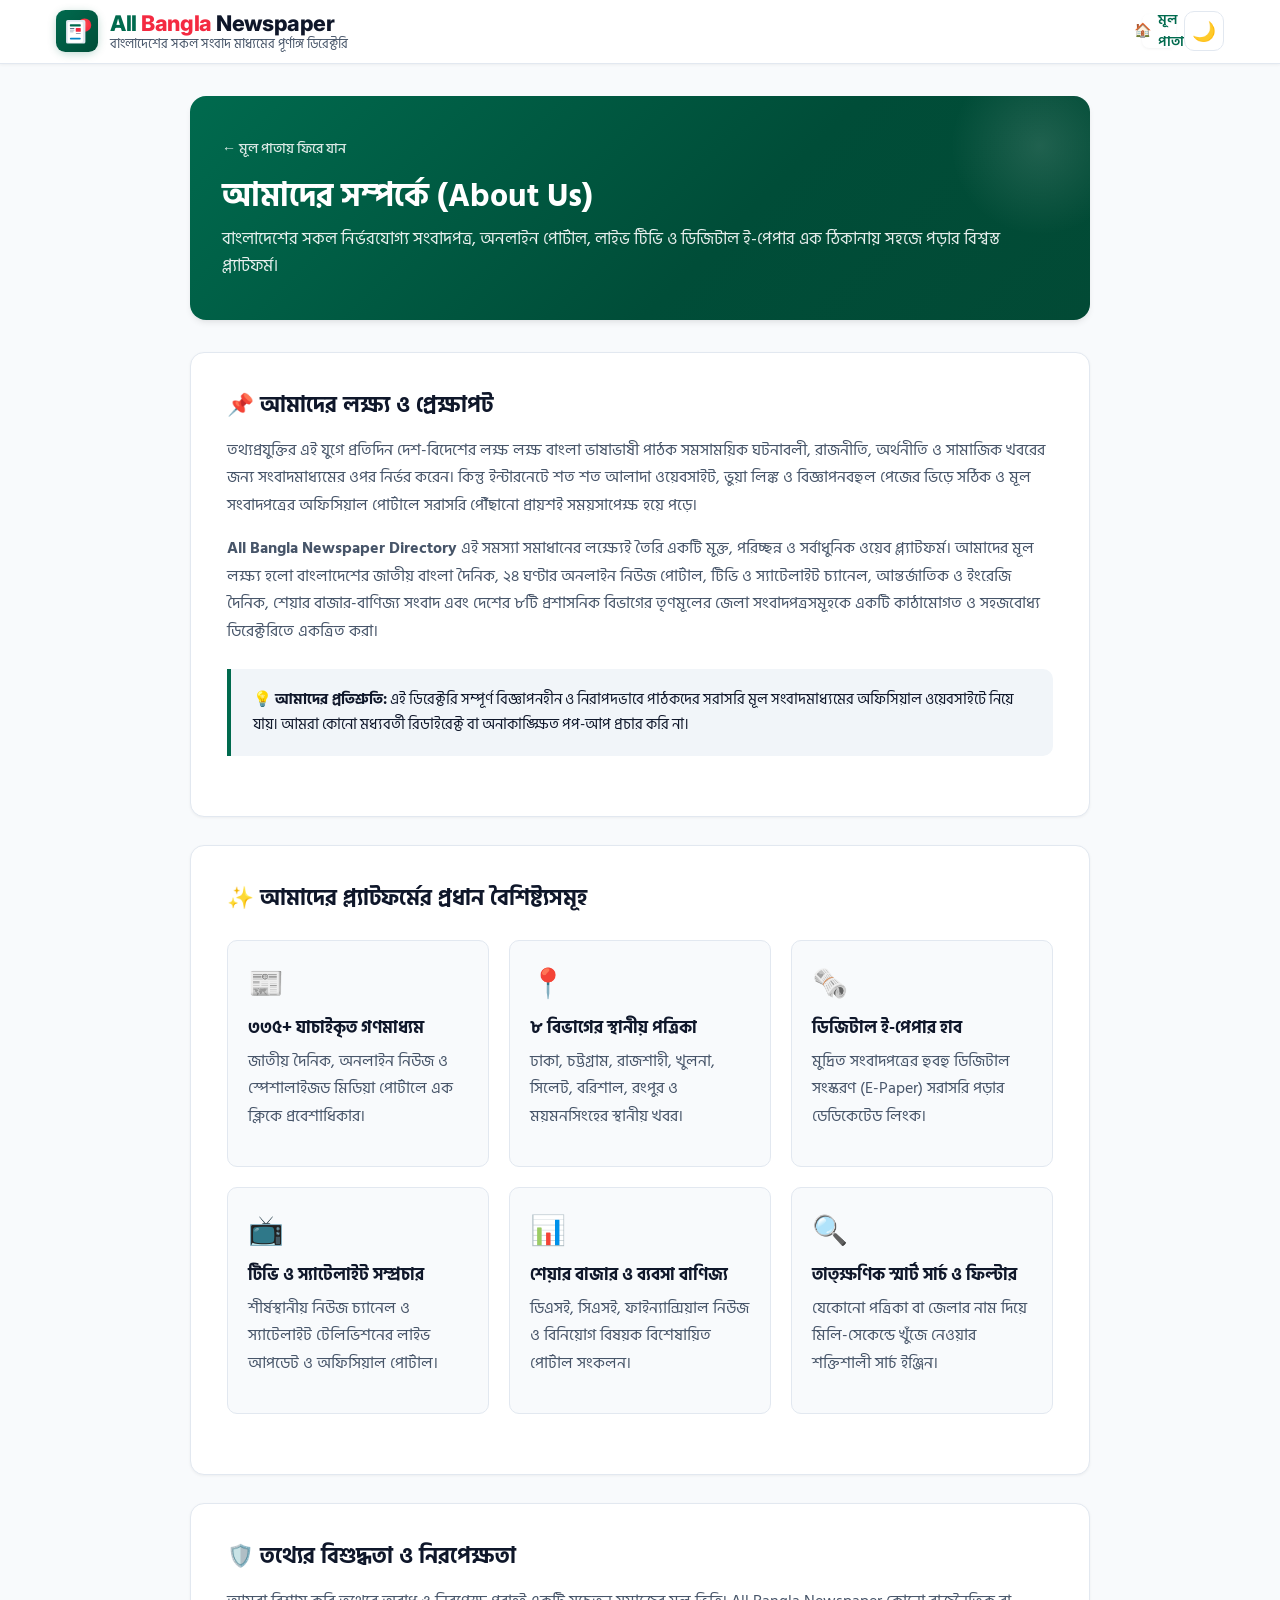
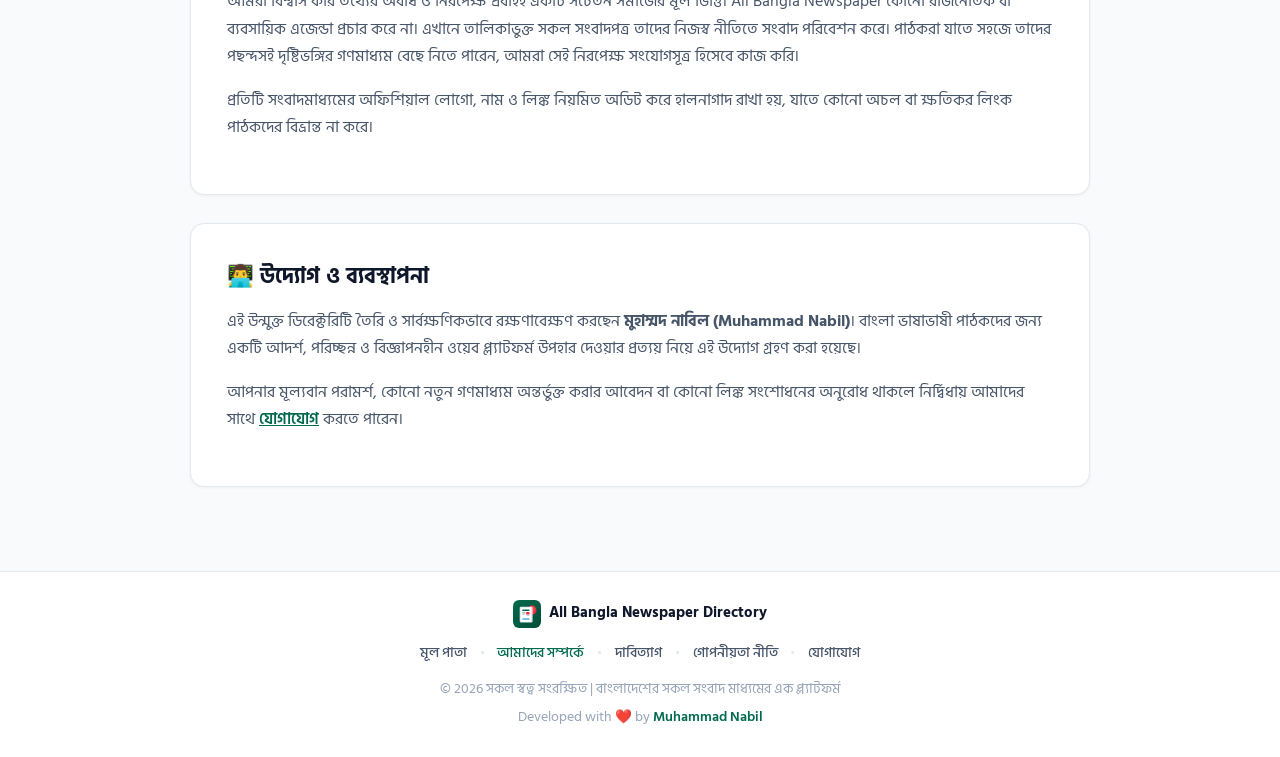
<file: about.html>
<!DOCTYPE html>
<html lang="bn" data-theme="light">
<head>
  <meta charset="UTF-8">
  <meta name="viewport" content="width=device-width, initial-scale=1.0, viewport-fit=cover">
  
  <title>আমাদের সম্পর্কে (About Us) | All Bangla Newspaper Directory</title>
  <meta name="title" content="আমাদের সম্পর্কে (About Us) | All Bangla Newspaper Directory">
  <meta name="description" content="All Bangla Newspaper Directory-এর পরিচিতি, লক্ষ্য ও সেবা সম্পর্কে জানুন। বাংলাদেশের সকল জাতীয় দৈনিক, অনলাইন পোর্টাল, টিভি ও আঞ্চলিক সংবাদপত্র এক ঠিকানায়।">
  <meta name="keywords" content="about all bangla newspaper, আমাদের সম্পর্কে, বাংলা সংবাদপত্র ডিরেক্টরি, bangla newspaper list">
  <meta name="author" content="Muhammad Nabil">
  
  <link rel="canonical" href="https://nabil2dhaka.github.io/allbanglanewspaper/about.html">
  <link rel="icon" type="image/svg+xml" href="assets/favicon.svg">
  <link rel="apple-touch-icon" href="assets/favicon.svg">
  <meta name="theme-color" content="#006A4E">

  <!-- Fonts & Stylesheet -->
  <link rel="preconnect" href="https://fonts.googleapis.com">
  <link rel="preconnect" href="https://fonts.gstatic.com" crossorigin>
  <link href="https://fonts.googleapis.com/css2?family=Hind+Siliguri:wght@400;500;600;700&family=Inter:wght@400;500;600;700;800&display=swap" rel="stylesheet">
  <link rel="stylesheet" href="styles.css">
</head>
<body>
  <!-- Header / Navigation -->
  <header class="header">
    <div class="container header-container">
      <a href="index.html" class="brand-link" aria-label="All Bangla Newspaper Home">
        <div class="brand-logo-wrap">
          <img src="assets/favicon.svg" alt="All Bangla Newspaper Logo" class="brand-logo-img" width="40" height="40">
        </div>
        <div class="brand-text">
          <div class="brand-title">
            <span class="text-green">All</span> <span class="text-red">Bangla</span> <span class="text-main">Newspaper</span>
          </div>
          <p class="brand-subtitle">বাংলাদেশের সকল সংবাদ মাধ্যমের পূর্ণাঙ্গ ডিরেক্টরি</p>
        </div>
      </a>

      <div class="header-actions">
        <a href="index.html" class="btn-toggle active" style="text-decoration: none; padding: 0.4rem 0.8rem; font-size: 0.88rem; font-weight: 600; display: inline-flex; align-items: center; gap: 0.35rem;">
          <span>🏠</span> মূল পাতা
        </a>
        <button id="themeToggle" class="btn-icon" aria-label="Toggle Theme" title="ডার্ক/লাইট মোড পরিবর্তন">
          <span class="theme-icon">🌙</span>
        </button>
      </div>
    </div>
  </header>

  <!-- Main Content -->
  <main class="page-main">
    <div class="page-container">
      <!-- Header Box -->
      <div class="page-header-box">
        <a href="index.html" class="page-breadcrumb">← মূল পাতায় ফিরে যান</a>
        <h1 class="page-title">আমাদের সম্পর্কে (About Us)</h1>
        <p class="page-subtitle">বাংলাদেশের সকল নির্ভরযোগ্য সংবাদপত্র, অনলাইন পোর্টাল, লাইভ টিভি ও ডিজিটাল ই-পেপার এক ঠিকানায় সহজে পড়ার বিশ্বস্ত প্ল্যাটফর্ম।</p>
      </div>

      <!-- Content Card 1: Overview & Vision -->
      <section class="page-card prose-content">
        <h2>📌 আমাদের লক্ষ্য ও প্রেক্ষাপট</h2>
        <p>
          তথ্যপ্রযুক্তির এই যুগে প্রতিদিন দেশ-বিদেশের লক্ষ লক্ষ বাংলা ভাষাভাষী পাঠক সমসাময়িক ঘটনাবলী, রাজনীতি, অর্থনীতি ও সামাজিক খবরের জন্য সংবাদমাধ্যমের ওপর নির্ভর করেন। কিন্তু ইন্টারনেটে শত শত আলাদা ওয়েবসাইট, ভুয়া লিঙ্ক ও বিজ্ঞাপনবহুল পেজের ভিড়ে সঠিক ও মূল সংবাদপত্রের অফিসিয়াল পোর্টালে সরাসরি পৌঁছানো প্রায়শই সময়সাপেক্ষ হয়ে পড়ে।
        </p>
        <p>
          <strong>All Bangla Newspaper Directory</strong> এই সমস্যা সমাধানের লক্ষ্যেই তৈরি একটি মুক্ত, পরিচ্ছন্ন ও সর্বাধুনিক ওয়েব প্ল্যাটফর্ম। আমাদের মূল লক্ষ্য হলো বাংলাদেশের জাতীয় বাংলা দৈনিক, ২৪ ঘণ্টার অনলাইন নিউজ পোর্টাল, টিভি ও স্যাটেলাইট চ্যানেল, আন্তর্জাতিক ও ইংরেজি দৈনিক, শেয়ার বাজার-বাণিজ্য সংবাদ এবং দেশের ৮টি প্রশাসনিক বিভাগের তৃণমূলের জেলা সংবাদপত্রসমূহকে একটি কাঠামোগত ও সহজবোধ্য ডিরেক্টরিতে একত্রিত করা।
        </p>

        <div class="info-highlight-box">
          💡 <strong>আমাদের প্রতিশ্রুতি:</strong> এই ডিরেক্টরি সম্পূর্ণ বিজ্ঞাপনহীন ও নিরাপদভাবে পাঠকদের সরাসরি মূল সংবাদমাধ্যমের অফিসিয়াল ওয়েবসাইটে নিয়ে যায়। আমরা কোনো মধ্যবর্তী রিডাইরেক্ট বা অনাকাঙ্ক্ষিত পপ-আপ প্রচার করি না।
        </div>
      </section>

      <!-- Content Card 2: Features Grid -->
      <section class="page-card prose-content">
        <h2>✨ আমাদের প্ল্যাটফর্মের প্রধান বৈশিষ্ট্যসমূহ</h2>
        <div class="features-grid">
          <div class="feature-item">
            <span class="feature-icon">📰</span>
            <div class="feature-title">৩৩৫+ যাচাইকৃত গণমাধ্যম</div>
            <p class="feature-desc">জাতীয় দৈনিক, অনলাইন নিউজ ও স্পেশালাইজড মিডিয়া পোর্টালে এক ক্লিকে প্রবেশাধিকার।</p>
          </div>
          <div class="feature-item">
            <span class="feature-icon">📍</span>
            <div class="feature-title">৮ বিভাগের স্থানীয় পত্রিকা</div>
            <p class="feature-desc">ঢাকা, চট্টগ্রাম, রাজশাহী, খুলনা, সিলেট, বরিশাল, রংপুর ও ময়মনসিংহের স্থানীয় খবর।</p>
          </div>
          <div class="feature-item">
            <span class="feature-icon">🗞️</span>
            <div class="feature-title">ডিজিটাল ই-পেপার হাব</div>
            <p class="feature-desc">মুদ্রিত সংবাদপত্রের হুবহু ডিজিটাল সংস্করণ (E-Paper) সরাসরি পড়ার ডেডিকেটেড লিংক।</p>
          </div>
          <div class="feature-item">
            <span class="feature-icon">📺</span>
            <div class="feature-title">টিভি ও স্যাটেলাইট সম্প্রচার</div>
            <p class="feature-desc">শীর্ষস্থানীয় নিউজ চ্যানেল ও স্যাটেলাইট টেলিভিশনের লাইভ আপডেট ও অফিসিয়াল পোর্টাল।</p>
          </div>
          <div class="feature-item">
            <span class="feature-icon">📊</span>
            <div class="feature-title">শেয়ার বাজার ও ব্যবসা বাণিজ্য</div>
            <p class="feature-desc">ডিএসই, সিএসই, ফাইন্যান্সিয়াল নিউজ ও বিনিয়োগ বিষয়ক বিশেষায়িত পোর্টাল সংকলন।</p>
          </div>
          <div class="feature-item">
            <span class="feature-icon">🔍</span>
            <div class="feature-title">তাত্ক্ষণিক স্মার্ট সার্চ ও ফিল্টার</div>
            <p class="feature-desc">যেকোনো পত্রিকা বা জেলার নাম দিয়ে মিলি-সেকেন্ডে খুঁজে নেওয়ার শক্তিশালী সার্চ ইঞ্জিন।</p>
          </div>
        </div>
      </section>

      <!-- Content Card 3: Standards & Fair Use -->
      <section class="page-card prose-content">
        <h2>🛡️ তথ্যের বিশুদ্ধতা ও নিরপেক্ষতা</h2>
        <p>
          আমরা বিশ্বাস করি তথ্যের অবাধ ও নিরপেক্ষ প্রবাহই একটি সচেতন সমাজের মূল ভিত্তি। All Bangla Newspaper কোনো রাজনৈতিক বা ব্যবসায়িক এজেন্ডা প্রচার করে না। এখানে তালিকাভুক্ত সকল সংবাদপত্র তাদের নিজস্ব নীতিতে সংবাদ পরিবেশন করে। পাঠকরা যাতে সহজে তাদের পছন্দসই দৃষ্টিভঙ্গির গণমাধ্যম বেছে নিতে পারেন, আমরা সেই নিরপেক্ষ সংযোগসূত্র হিসেবে কাজ করি।
        </p>
        <p>
          প্রতিটি সংবাদমাধ্যমের অফিশিয়াল লোগো, নাম ও লিঙ্ক নিয়মিত অডিট করে হালনাগাদ রাখা হয়, যাতে কোনো অচল বা ক্ষতিকর লিংক পাঠকদের বিভ্রান্ত না করে।
        </p>
      </section>

      <!-- Content Card 4: Creator / Developer -->
      <section class="page-card prose-content">
        <h2>👨‍💻 উদ্যোগ ও ব্যবস্থাপনা</h2>
        <p>
          এই উন্মুক্ত ডিরেক্টরিটি তৈরি ও সার্বক্ষণিকভাবে রক্ষণাবেক্ষণ করছেন <strong>মুহাম্মদ নাবিল (Muhammad Nabil)</strong>। বাংলা ভাষাভাষী পাঠকদের জন্য একটি আদর্শ, পরিচ্ছন্ন ও বিজ্ঞাপনহীন ওয়েব প্ল্যাটফর্ম উপহার দেওয়ার প্রত্যয় নিয়ে এই উদ্যোগ গ্রহণ করা হয়েছে।
        </p>
        <p>
          আপনার মূল্যবান পরামর্শ, কোনো নতুন গণমাধ্যম অন্তর্ভুক্ত করার আবেদন বা কোনো লিঙ্ক সংশোধনের অনুরোধ থাকলে নির্দ্বিধায় আমাদের সাথে <a href="contact.html" style="color: var(--accent-green); font-weight: 600;">যোগাযোগ</a> করতে পারেন।
        </p>
      </section>
    </div>
  </main>

  <!-- Footer -->
  <footer class="footer">
    <div class="container footer-content">
      <div class="footer-brand">
        <img src="assets/favicon.svg" alt="Logo" width="28" height="28">
        <span>All Bangla Newspaper Directory</span>
      </div>

      <!-- Navigation Links -->
      <nav class="footer-nav" aria-label="Footer Navigation">
        <a href="index.html" class="footer-link">মূল পাতা</a>
        <span class="footer-sep">•</span>
        <a href="about.html" class="footer-link active">আমাদের সম্পর্কে</a>
        <span class="footer-sep">•</span>
        <a href="disclaimer.html" class="footer-link">দাবিত্যাগ</a>
        <span class="footer-sep">•</span>
        <a href="privacy.html" class="footer-link">গোপনীয়তা নীতি</a>
        <span class="footer-sep">•</span>
        <a href="contact.html" class="footer-link">যোগাযোগ</a>
      </nav>

      <p class="footer-copy">© 2026 সকল স্বত্ব সংরক্ষিত | বাংলাদেশের সকল সংবাদ মাধ্যমের এক প্ল্যাটফর্ম</p>
      <p class="footer-dev">
        Developed with ❤️ by <a href="https://muhammadnabil.com/" target="_blank" rel="noopener">Muhammad Nabil</a>
      </p>
    </div>
  </footer>

  <!-- Theme Toggle Script -->
  <script>
    (function() {
      const themeToggle = document.getElementById('themeToggle');
      function initTheme() {
        const savedTheme = localStorage.getItem('abn_theme') || 'light';
        document.documentElement.setAttribute('data-theme', savedTheme);
        if (themeToggle) {
          themeToggle.querySelector('.theme-icon').textContent = savedTheme === 'dark' ? '☀️' : '🌙';
        }
      }
      if (themeToggle) {
        themeToggle.addEventListener('click', function() {
          const current = document.documentElement.getAttribute('data-theme');
          const next = current === 'dark' ? 'light' : 'dark';
          document.documentElement.setAttribute('data-theme', next);
          localStorage.setItem('abn_theme', next);
          themeToggle.querySelector('.theme-icon').textContent = next === 'dark' ? '☀️' : '🌙';
        });
      }
      initTheme();
    })();
  </script>
</body>
</html>
</file>
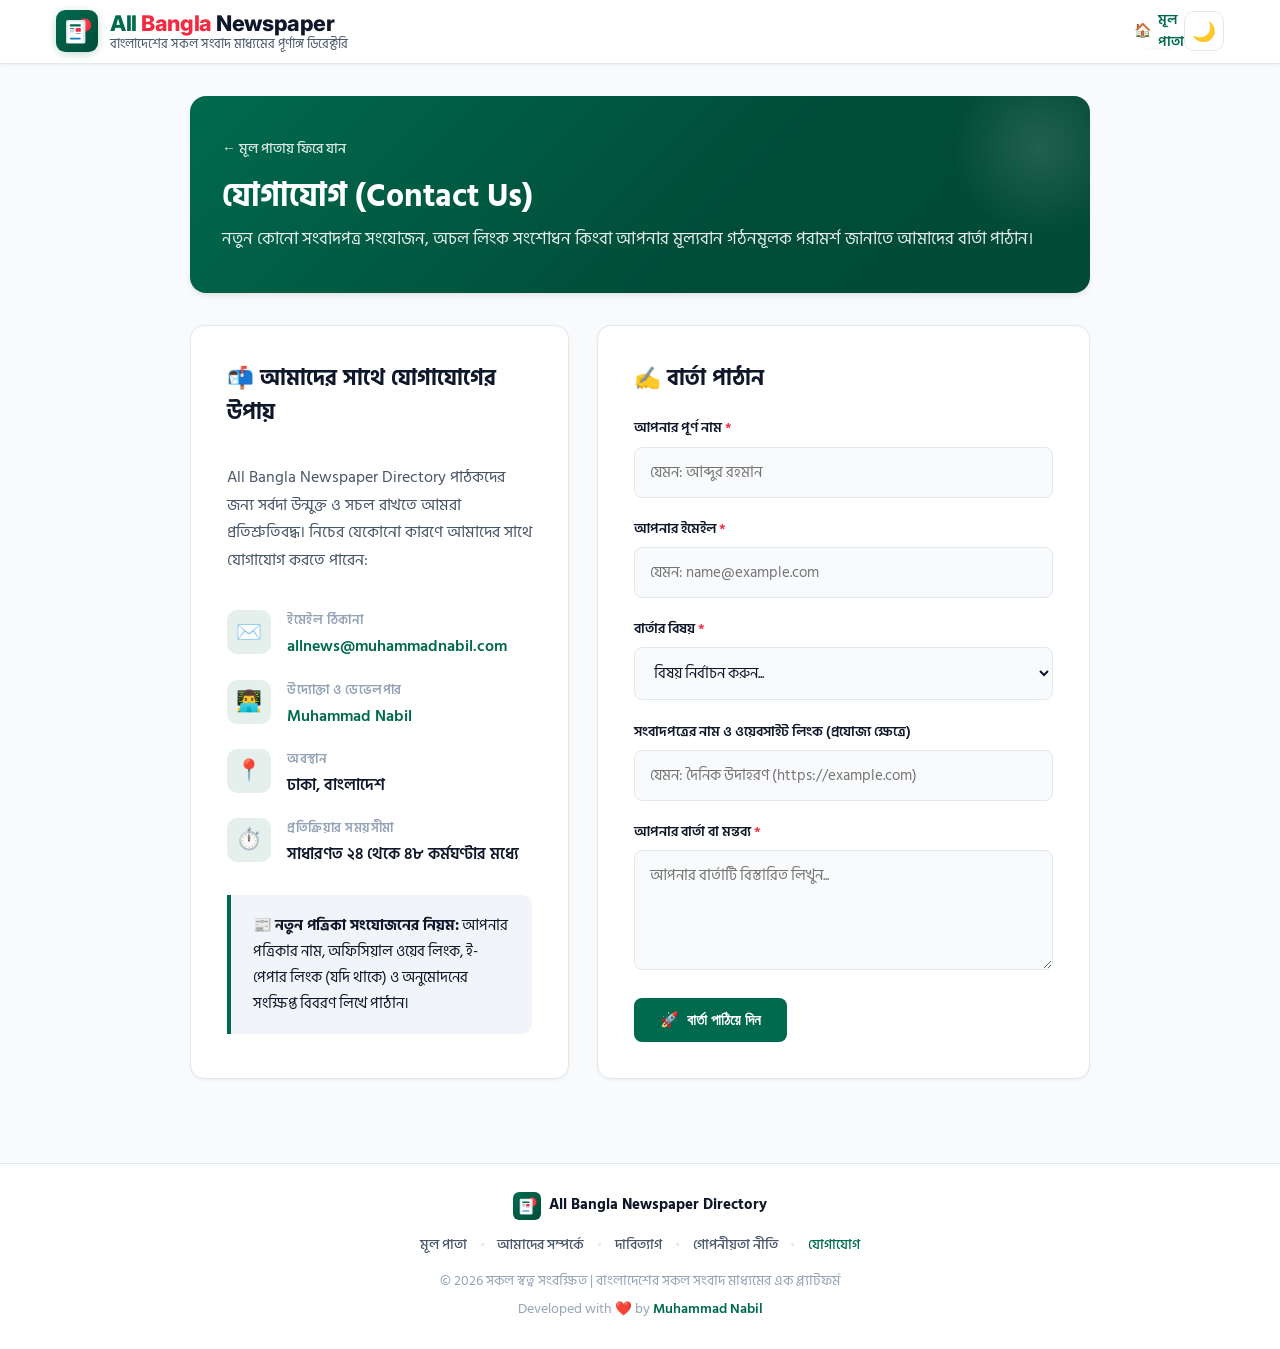
<file: contact.html>
<!DOCTYPE html>
<html lang="bn" data-theme="light">
<head>
  <meta charset="UTF-8">
  <meta name="viewport" content="width=device-width, initial-scale=1.0, viewport-fit=cover">
  
  <title>যোগাযোগ (Contact Us) | All Bangla Newspaper Directory</title>
  <meta name="title" content="যোগাযোগ (Contact Us) | All Bangla Newspaper Directory">
  <meta name="description" content="All Bangla Newspaper Directory-এর সাথে যোগাযোগ করুন। নতুন পত্রিকা বা টিভি চ্যানেল সংযোজন, লিংক সংশোধন বা পরামর্শের জন্য বার্তা পাঠান।">
  <meta name="keywords" content="contact all bangla newspaper, যোগাযোগ, পত্রিকা সংযোজন, feedback">
  <meta name="author" content="Muhammad Nabil">
  
  <link rel="canonical" href="https://nabil2dhaka.github.io/allbanglanewspaper/contact.html">
  <link rel="icon" type="image/svg+xml" href="assets/favicon.svg">
  <link rel="apple-touch-icon" href="assets/favicon.svg">
  <meta name="theme-color" content="#006A4E">

  <!-- Fonts & Stylesheet -->
  <link rel="preconnect" href="https://fonts.googleapis.com">
  <link rel="preconnect" href="https://fonts.gstatic.com" crossorigin>
  <link href="https://fonts.googleapis.com/css2?family=Hind+Siliguri:wght@400;500;600;700&family=Inter:wght@400;500;600;700;800&display=swap" rel="stylesheet">
  <link rel="stylesheet" href="styles.css">
</head>
<body>
  <!-- Header / Navigation -->
  <header class="header">
    <div class="container header-container">
      <a href="index.html" class="brand-link" aria-label="All Bangla Newspaper Home">
        <div class="brand-logo-wrap">
          <img src="assets/favicon.svg" alt="All Bangla Newspaper Logo" class="brand-logo-img" width="40" height="40">
        </div>
        <div class="brand-text">
          <div class="brand-title">
            <span class="text-green">All</span> <span class="text-red">Bangla</span> <span class="text-main">Newspaper</span>
          </div>
          <p class="brand-subtitle">বাংলাদেশের সকল সংবাদ মাধ্যমের পূর্ণাঙ্গ ডিরেক্টরি</p>
        </div>
      </a>

      <div class="header-actions">
        <a href="index.html" class="btn-toggle active" style="text-decoration: none; padding: 0.4rem 0.8rem; font-size: 0.88rem; font-weight: 600; display: inline-flex; align-items: center; gap: 0.35rem;">
          <span>🏠</span> মূল পাতা
        </a>
        <button id="themeToggle" class="btn-icon" aria-label="Toggle Theme" title="ডার্ক/লাইট মোড পরিবর্তন">
          <span class="theme-icon">🌙</span>
        </button>
      </div>
    </div>
  </header>

  <!-- Main Content -->
  <main class="page-main">
    <div class="page-container">
      <!-- Header Box -->
      <div class="page-header-box">
        <a href="index.html" class="page-breadcrumb">← মূল পাতায় ফিরে যান</a>
        <h1 class="page-title">যোগাযোগ (Contact Us)</h1>
        <p class="page-subtitle">নতুন কোনো সংবাদপত্র সংযোজন, অচল লিংক সংশোধন কিংবা আপনার মূল্যবান গঠনমূলক পরামর্শ জানাতে আমাদের বার্তা পাঠান।</p>
      </div>

      <!-- Contact Layout (2 Columns) -->
      <div class="contact-layout">
        <!-- Left: Info & Guidelines -->
        <div class="page-card prose-content contact-info-card">
          <h2>📬 আমাদের সাথে যোগাযোগের উপায়</h2>
          <p>
            All Bangla Newspaper Directory পাঠকদের জন্য সর্বদা উন্মুক্ত ও সচল রাখতে আমরা প্রতিশ্রুতিবদ্ধ। নিচের যেকোনো কারণে আমাদের সাথে যোগাযোগ করতে পারেন:
          </p>

          <div class="contact-method">
            <div class="contact-icon-box">✉️</div>
            <div>
              <div class="contact-label">ইমেইল ঠিকানা</div>
              <div class="contact-value">
                <a href="mailto:allnews@muhammadnabil.com">allnews@muhammadnabil.com</a>
              </div>
            </div>
          </div>

          <div class="contact-method">
            <div class="contact-icon-box">👨‍💻</div>
            <div>
              <div class="contact-label">উদ্যোক্তা ও ডেভেলপার</div>
              <div class="contact-value">
                <a href="https://muhammadnabil.com/" target="_blank" rel="noopener">Muhammad Nabil</a>
              </div>
            </div>
          </div>

          <div class="contact-method">
            <div class="contact-icon-box">📍</div>
            <div>
              <div class="contact-label">অবস্থান</div>
              <div class="contact-value">ঢাকা, বাংলাদেশ</div>
            </div>
          </div>

          <div class="contact-method">
            <div class="contact-icon-box">⏱️</div>
            <div>
              <div class="contact-label">প্রতিক্রিয়ার সময়সীমা</div>
              <div class="contact-value">সাধারণত ২৪ থেকে ৪৮ কর্মঘণ্টার মধ্যে</div>
            </div>
          </div>

          <div class="info-highlight-box" style="margin-top: 0.5rem; margin-bottom: 0;">
            📰 <strong>নতুন পত্রিকা সংযোজনের নিয়ম:</strong> আপনার পত্রিকার নাম, অফিসিয়াল ওয়েব লিংক, ই-পেপার লিংক (যদি থাকে) ও অনুমোদনের সংক্ষিপ্ত বিবরণ লিখে পাঠান।
          </div>
        </div>

        <!-- Right: Interactive Contact Form -->
        <div class="page-card">
          <h2 style="font-size: 1.35rem; font-weight: 700; color: var(--text-primary); margin: 0 0 1.25rem 0;">✍️ বার্তা পাঠান</h2>
          <form id="contactForm" action="https://formsubmit.co/allnews@muhammadnabil.com" method="POST" onsubmit="handleContactSubmit(event)">
            <!-- FormSubmit Configurations -->
            <input type="hidden" name="_subject" value="New message from All Bangla Newspaper Directory">
            <input type="hidden" name="_template" value="table">
            <input type="hidden" name="_captcha" value="false">
            <input type="text" name="_honey" style="display:none">

            <div class="form-group">
              <label for="userName" class="form-label">আপনার পূর্ণ নাম <span style="color: var(--accent-red);">*</span></label>
              <input type="text" id="userName" name="name" class="form-control" placeholder="যেমন: আব্দুর রহমান" required>
            </div>

            <div class="form-group">
              <label for="userEmail" class="form-label">আপনার ইমেইল <span style="color: var(--accent-red);">*</span></label>
              <input type="email" id="userEmail" name="email" class="form-control" placeholder="যেমন: name@example.com" required>
            </div>

            <div class="form-group">
              <label for="subjectSelect" class="form-label">বার্তার বিষয় <span style="color: var(--accent-red);">*</span></label>
              <select id="subjectSelect" name="subject" class="form-control" required>
                <option value="" disabled selected>বিষয় নির্বাচন করুন...</option>
                <option value="নতুন সংবাদপত্র / পোর্টাল সংযোজনের আবেদন">নতুন সংবাদপত্র / পোর্টাল সংযোজনের আবেদন</option>
                <option value="ভুল বা অচল লিংক সংশোধন">ভুল বা অচল লিংক সংশোধন</option>
                <option value="লোগো বা তথ্যের আধুনিকায়ন">লোগো বা তথ্যের আধুনিকায়ন</option>
                <option value="পরামর্শ বা সাধারণ মতামত">পরামর্শ বা সাধারণ মতামত</option>
                <option value="অন্যান্য অনুসন্ধান">অন্যান্য অনুসন্ধান</option>
              </select>
            </div>

            <div class="form-group">
              <label for="paperDetails" class="form-label">সংবাদপত্রের নাম ও ওয়েবসাইট লিংক (প্রযোজ্য ক্ষেত্রে)</label>
              <input type="text" id="paperDetails" name="newspaper_details" class="form-control" placeholder="যেমন: দৈনিক উদাহরণ (https://example.com)">
            </div>

            <div class="form-group">
              <label for="userMessage" class="form-label">আপনার বার্তা বা মন্তব্য <span style="color: var(--accent-red);">*</span></label>
              <textarea id="userMessage" name="message" class="form-control form-textarea" placeholder="আপনার বার্তাটি বিস্তারিত লিখুন..." required></textarea>
            </div>

            <button type="submit" id="btnSubmit" class="btn-submit">
              <span>🚀</span> বার্তা পাঠিয়ে দিন
            </button>

            <!-- Success & Error Alert Feedback -->
            <div id="formAlert" class="form-alert form-alert-success">
              ✅ <strong>ধন্যবাদ!</strong> আপনার বার্তাটি সফলভাবে পাঠানো হয়েছে। আমাদের টিম পর্যালোচনা করে দ্রুত আপনার সাথে যোগাযোগ করবে।
            </div>
            <div id="formErrorAlert" class="form-alert highlight-box-warning" style="display: none; margin-top: 1rem;">
              ⚠️ দুঃখিত, বার্তা পাঠাতে সমস্যা হয়েছে। অনুগ্রহ করে সরাসরি <a href="mailto:allnews@muhammadnabil.com" style="color: inherit; text-decoration: underline; font-weight: 600;">allnews@muhammadnabil.com</a> ঠিকানায় ইমেইল করুন।
            </div>
          </form>
        </div>
      </div>
    </div>
  </main>

  <!-- Footer -->
  <footer class="footer">
    <div class="container footer-content">
      <div class="footer-brand">
        <img src="assets/favicon.svg" alt="Logo" width="28" height="28">
        <span>All Bangla Newspaper Directory</span>
      </div>

      <!-- Navigation Links -->
      <nav class="footer-nav" aria-label="Footer Navigation">
        <a href="index.html" class="footer-link">মূল পাতা</a>
        <span class="footer-sep">•</span>
        <a href="about.html" class="footer-link">আমাদের সম্পর্কে</a>
        <span class="footer-sep">•</span>
        <a href="disclaimer.html" class="footer-link">দাবিত্যাগ</a>
        <span class="footer-sep">•</span>
        <a href="privacy.html" class="footer-link">গোপনীয়তা নীতি</a>
        <span class="footer-sep">•</span>
        <a href="contact.html" class="footer-link active">যোগাযোগ</a>
      </nav>

      <p class="footer-copy">© 2026 সকল স্বত্ব সংরক্ষিত | বাংলাদেশের সকল সংবাদ মাধ্যমের এক প্ল্যাটফর্ম</p>
      <p class="footer-dev">
        Developed with ❤️ by <a href="https://muhammadnabil.com/" target="_blank" rel="noopener">Muhammad Nabil</a>
      </p>
    </div>
  </footer>

  <!-- Contact Form & Theme Script -->
  <script>
    (function() {
      const themeToggle = document.getElementById('themeToggle');
      function initTheme() {
        const savedTheme = localStorage.getItem('abn_theme') || 'light';
        document.documentElement.setAttribute('data-theme', savedTheme);
        if (themeToggle) {
          themeToggle.querySelector('.theme-icon').textContent = savedTheme === 'dark' ? '☀️' : '🌙';
        }
      }
      if (themeToggle) {
        themeToggle.addEventListener('click', function() {
          const current = document.documentElement.getAttribute('data-theme');
          const next = current === 'dark' ? 'light' : 'dark';
          document.documentElement.setAttribute('data-theme', next);
          localStorage.setItem('abn_theme', next);
          themeToggle.querySelector('.theme-icon').textContent = next === 'dark' ? '☀️' : '🌙';
        });
      }
      initTheme();
    })();

    function handleContactSubmit(e) {
      e.preventDefault();
      const form = document.getElementById('contactForm');
      const btn = document.getElementById('btnSubmit');
      const successAlert = document.getElementById('formAlert');
      const errorAlert = document.getElementById('formErrorAlert');

      successAlert.style.display = 'none';
      if (errorAlert) errorAlert.style.display = 'none';

      btn.disabled = true;
      btn.innerHTML = '<span>⏳</span> পাঠানো হচ্ছে...';

      const formData = new FormData(form);

      fetch('https://formsubmit.co/ajax/allnews@muhammadnabil.com', {
        method: 'POST',
        headers: {
          'Accept': 'application/json'
        },
        body: formData
      })
      .then(function(res) {
        if (res.ok) return res.json();
        throw new Error('Network response error');
      })
      .then(function() {
        btn.disabled = false;
        btn.innerHTML = '<span>✓</span> পাঠানো সম্পন্ন হয়েছে';
        successAlert.style.display = 'block';
        form.reset();
        setTimeout(function() {
          btn.innerHTML = '<span>🚀</span> বার্তা পাঠিয়ে দিন';
        }, 4500);
      })
      .catch(function(err) {
        console.warn('AJAX submit failed, falling back to standard submit:', err);
        // Fallback to standard form submission
        form.submit();
      });
    }
  </script>
</body>
</html>
</file>
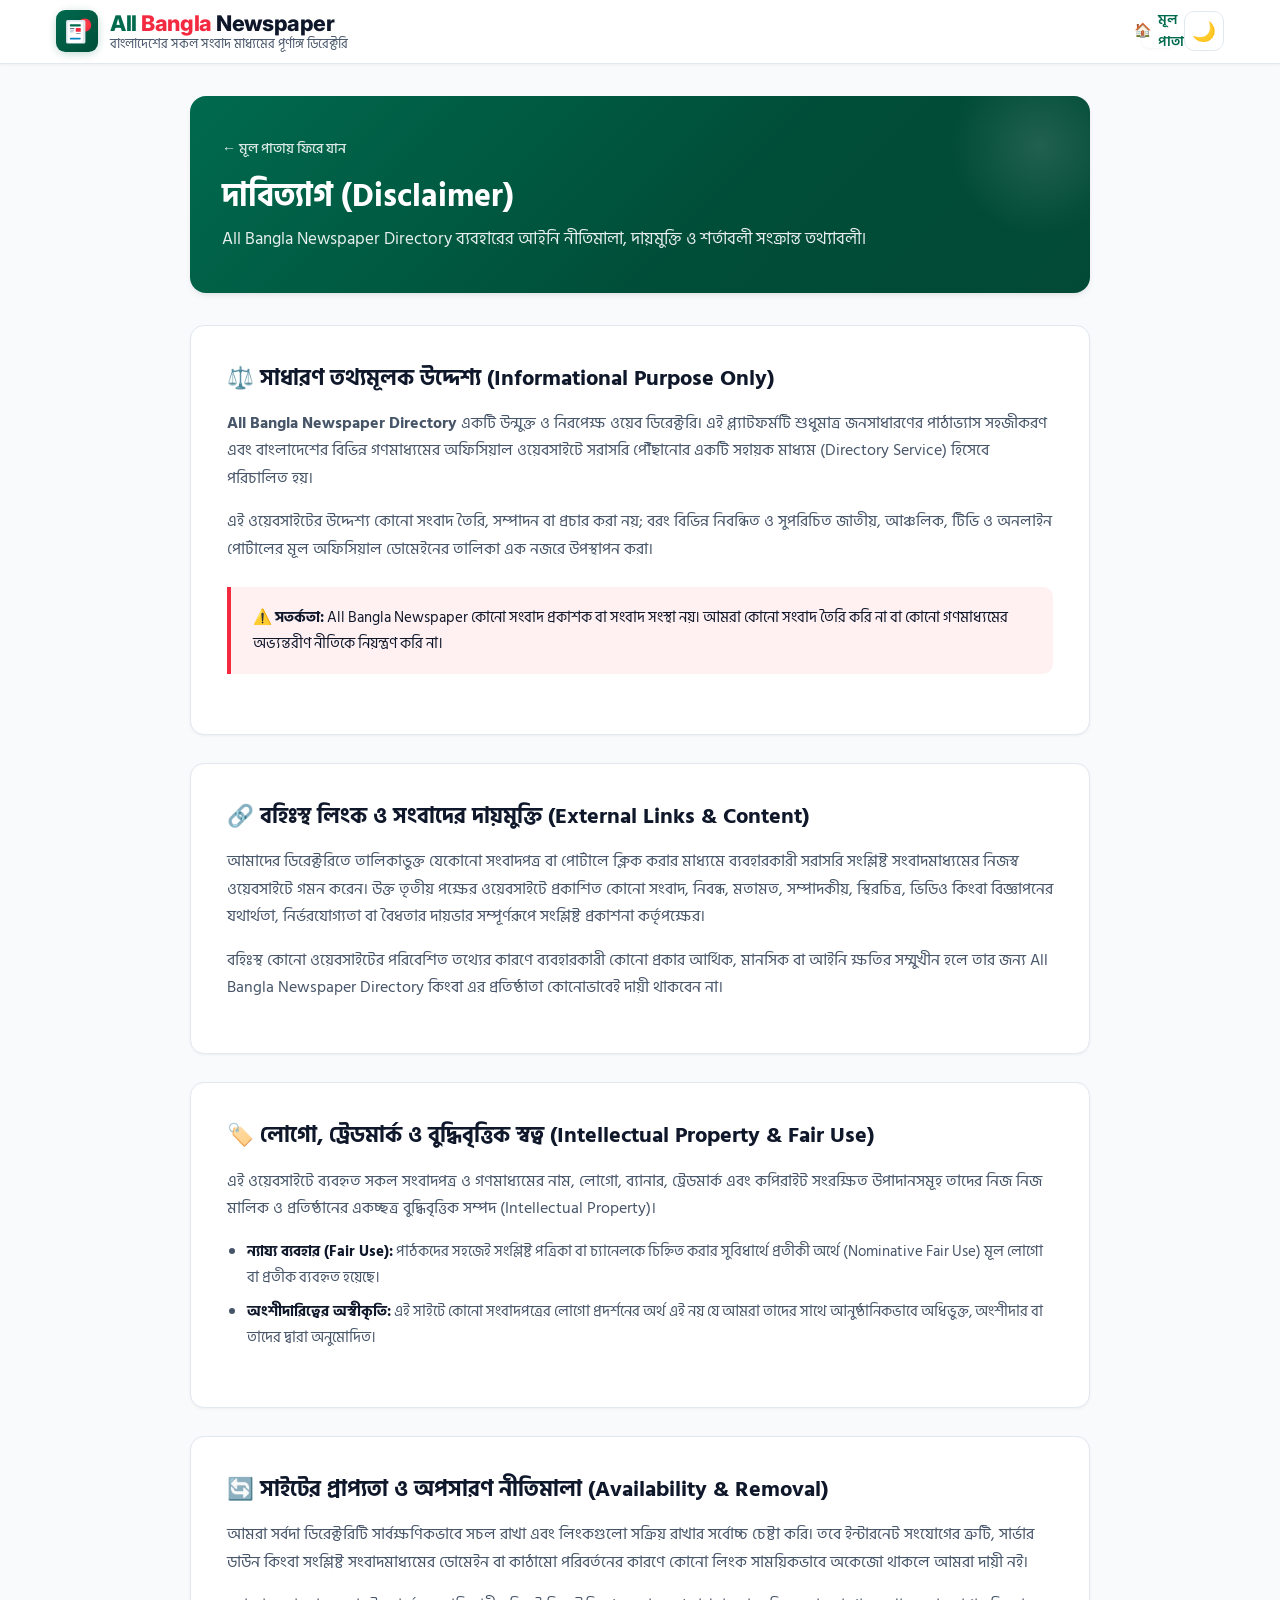
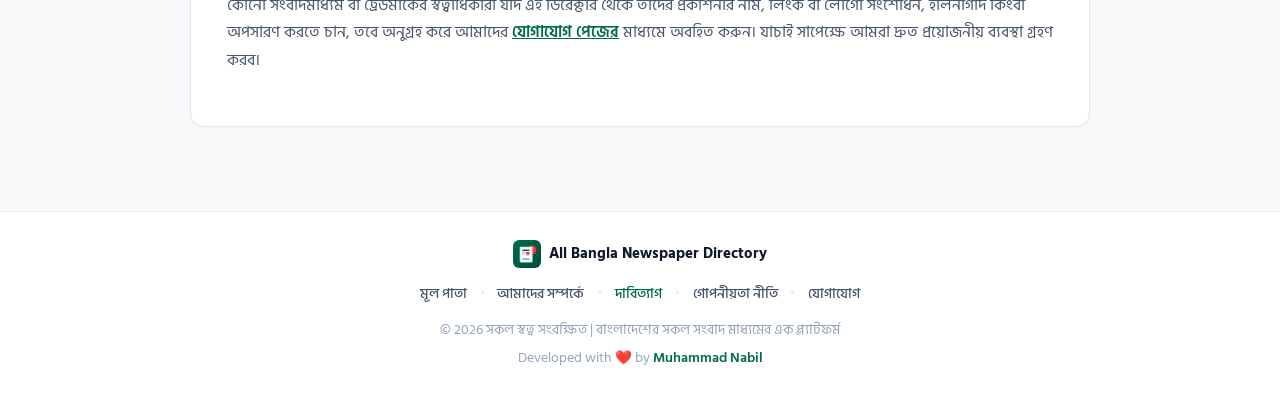
<file: disclaimer.html>
<!DOCTYPE html>
<html lang="bn" data-theme="light">
<head>
  <meta charset="UTF-8">
  <meta name="viewport" content="width=device-width, initial-scale=1.0, viewport-fit=cover">
  
  <title>দাবিত্যাগ (Disclaimer) | All Bangla Newspaper Directory</title>
  <meta name="title" content="দাবিত্যাগ (Disclaimer) | All Bangla Newspaper Directory">
  <meta name="description" content="All Bangla Newspaper Directory-এর দাবিত্যাগ, আইনি দায়মুক্তি, ট্রেডমার্ক ও ব্যবহারের সাধারণ শর্তাবলী বিস্তারিত পড়ুন।">
  <meta name="keywords" content="disclaimer, দাবিত্যাগ, আইনি শর্তাবলী, all bangla newspaper disclaimer">
  <meta name="author" content="Muhammad Nabil">
  
  <link rel="canonical" href="https://nabil2dhaka.github.io/allbanglanewspaper/disclaimer.html">
  <link rel="icon" type="image/svg+xml" href="assets/favicon.svg">
  <link rel="apple-touch-icon" href="assets/favicon.svg">
  <meta name="theme-color" content="#006A4E">

  <!-- Fonts & Stylesheet -->
  <link rel="preconnect" href="https://fonts.googleapis.com">
  <link rel="preconnect" href="https://fonts.gstatic.com" crossorigin>
  <link href="https://fonts.googleapis.com/css2?family=Hind+Siliguri:wght@400;500;600;700&family=Inter:wght@400;500;600;700;800&display=swap" rel="stylesheet">
  <link rel="stylesheet" href="styles.css">
</head>
<body>
  <!-- Header / Navigation -->
  <header class="header">
    <div class="container header-container">
      <a href="index.html" class="brand-link" aria-label="All Bangla Newspaper Home">
        <div class="brand-logo-wrap">
          <img src="assets/favicon.svg" alt="All Bangla Newspaper Logo" class="brand-logo-img" width="40" height="40">
        </div>
        <div class="brand-text">
          <div class="brand-title">
            <span class="text-green">All</span> <span class="text-red">Bangla</span> <span class="text-main">Newspaper</span>
          </div>
          <p class="brand-subtitle">বাংলাদেশের সকল সংবাদ মাধ্যমের পূর্ণাঙ্গ ডিরেক্টরি</p>
        </div>
      </a>

      <div class="header-actions">
        <a href="index.html" class="btn-toggle active" style="text-decoration: none; padding: 0.4rem 0.8rem; font-size: 0.88rem; font-weight: 600; display: inline-flex; align-items: center; gap: 0.35rem;">
          <span>🏠</span> মূল পাতা
        </a>
        <button id="themeToggle" class="btn-icon" aria-label="Toggle Theme" title="ডার্ক/লাইট মোড পরিবর্তন">
          <span class="theme-icon">🌙</span>
        </button>
      </div>
    </div>
  </header>

  <!-- Main Content -->
  <main class="page-main">
    <div class="page-container">
      <!-- Header Box -->
      <div class="page-header-box">
        <a href="index.html" class="page-breadcrumb">← মূল পাতায় ফিরে যান</a>
        <h1 class="page-title">দাবিত্যাগ (Disclaimer)</h1>
        <p class="page-subtitle">All Bangla Newspaper Directory ব্যবহারের আইনি নীতিমালা, দায়মুক্তি ও শর্তাবলী সংক্রান্ত তথ্যাবলী।</p>
      </div>

      <!-- Content Card 1: Informational Purpose -->
      <section class="page-card prose-content">
        <h2>⚖️ সাধারণ তথ্যমূলক উদ্দেশ্য (Informational Purpose Only)</h2>
        <p>
          <strong>All Bangla Newspaper Directory</strong> একটি উন্মুক্ত ও নিরপেক্ষ ওয়েব ডিরেক্টরি। এই প্ল্যাটফর্মটি শুধুমাত্র জনসাধারণের পাঠাভ্যাস সহজীকরণ এবং বাংলাদেশের বিভিন্ন গণমাধ্যমের অফিসিয়াল ওয়েবসাইটে সরাসরি পৌঁছানোর একটি সহায়ক মাধ্যম (Directory Service) হিসেবে পরিচালিত হয়।
        </p>
        <p>
          এই ওয়েবসাইটের উদ্দেশ্য কোনো সংবাদ তৈরি, সম্পাদন বা প্রচার করা নয়; বরং বিভিন্ন নিবন্ধিত ও সুপরিচিত জাতীয়, আঞ্চলিক, টিভি ও অনলাইন পোর্টালের মূল অফিসিয়াল ডোমেইনের তালিকা এক নজরে উপস্থাপন করা।
        </p>

        <div class="info-highlight-box highlight-box-warning">
          ⚠️ <strong>সতর্কতা:</strong> All Bangla Newspaper কোনো সংবাদ প্রকাশক বা সংবাদ সংস্থা নয়। আমরা কোনো সংবাদ তৈরি করি না বা কোনো গণমাধ্যমের অভ্যন্তরীণ নীতিকে নিয়ন্ত্রণ করি না।
        </div>
      </section>

      <!-- Content Card 2: External Content Disclaimer -->
      <section class="page-card prose-content">
        <h2>🔗 বহিঃস্থ লিংক ও সংবাদের দায়মুক্তি (External Links & Content)</h2>
        <p>
          আমাদের ডিরেক্টরিতে তালিকাভুক্ত যেকোনো সংবাদপত্র বা পোর্টালে ক্লিক করার মাধ্যমে ব্যবহারকারী সরাসরি সংশ্লিষ্ট সংবাদমাধ্যমের নিজস্ব ওয়েবসাইটে গমন করেন। উক্ত তৃতীয় পক্ষের ওয়েবসাইটে প্রকাশিত কোনো সংবাদ, নিবন্ধ, মতামত, সম্পাদকীয়, স্থিরচিত্র, ভিডিও কিংবা বিজ্ঞাপনের যথার্থতা, নির্ভরযোগ্যতা বা বৈধতার দায়ভার সম্পূর্ণরূপে সংশ্লিষ্ট প্রকাশনা কর্তৃপক্ষের।
        </p>
        <p>
          বহিঃস্থ কোনো ওয়েবসাইটের পরিবেশিত তথ্যের কারণে ব্যবহারকারী কোনো প্রকার আর্থিক, মানসিক বা আইনি ক্ষতির সম্মুখীন হলে তার জন্য All Bangla Newspaper Directory কিংবা এর প্রতিষ্ঠাতা কোনোভাবেই দায়ী থাকবেন না।
        </p>
      </section>

      <!-- Content Card 3: Trademark & Copyright Notice -->
      <section class="page-card prose-content">
        <h2>🏷️ লোগো, ট্রেডমার্ক ও বুদ্ধিবৃত্তিক স্বত্ব (Intellectual Property & Fair Use)</h2>
        <p>
          এই ওয়েবসাইটে ব্যবহৃত সকল সংবাদপত্র ও গণমাধ্যমের নাম, লোগো, ব্যানার, ট্রেডমার্ক এবং কপিরাইট সংরক্ষিত উপাদানসমূহ তাদের নিজ নিজ মালিক ও প্রতিষ্ঠানের একচ্ছত্র বুদ্ধিবৃত্তিক সম্পদ (Intellectual Property)।
        </p>
        <ul>
          <li><strong>ন্যায্য ব্যবহার (Fair Use):</strong> পাঠকদের সহজেই সংশ্লিষ্ট পত্রিকা বা চ্যানেলকে চিহ্নিত করার সুবিধার্থে প্রতীকী অর্থে (Nominative Fair Use) মূল লোগো বা প্রতীক ব্যবহৃত হয়েছে।</li>
          <li><strong>অংশীদারিত্বের অস্বীকৃতি:</strong> এই সাইটে কোনো সংবাদপত্রের লোগো প্রদর্শনের অর্থ এই নয় যে আমরা তাদের সাথে আনুষ্ঠানিকভাবে অধিভুক্ত, অংশীদার বা তাদের দ্বারা অনুমোদিত।</li>
        </ul>
      </section>

      <!-- Content Card 4: Web Availability & Removal -->
      <section class="page-card prose-content">
        <h2>🔄 সাইটের প্রাপ্যতা ও অপসারণ নীতিমালা (Availability & Removal)</h2>
        <p>
          আমরা সর্বদা ডিরেক্টরিটি সার্বক্ষণিকভাবে সচল রাখা এবং লিংকগুলো সক্রিয় রাখার সর্বোচ্চ চেষ্টা করি। তবে ইন্টারনেট সংযোগের ত্রুটি, সার্ভার ডাউন কিংবা সংশ্লিষ্ট সংবাদমাধ্যমের ডোমেইন বা কাঠামো পরিবর্তনের কারণে কোনো লিংক সাময়িকভাবে অকেজো থাকলে আমরা দায়ী নই।
        </p>
        <p>
          কোনো সংবাদমাধ্যম বা ট্রেডমার্কের স্বত্বাধিকারী যদি এই ডিরেক্টরি থেকে তাদের প্রকাশনার নাম, লিংক বা লোগো সংশোধন, হালনাগাদ কিংবা অপসারণ করতে চান, তবে অনুগ্রহ করে আমাদের <a href="contact.html" style="color: var(--accent-green); font-weight: 600;">যোগাযোগ পেজের</a> মাধ্যমে অবহিত করুন। যাচাই সাপেক্ষে আমরা দ্রুত প্রয়োজনীয় ব্যবস্থা গ্রহণ করব।
        </p>
      </section>
    </div>
  </main>

  <!-- Footer -->
  <footer class="footer">
    <div class="container footer-content">
      <div class="footer-brand">
        <img src="assets/favicon.svg" alt="Logo" width="28" height="28">
        <span>All Bangla Newspaper Directory</span>
      </div>

      <!-- Navigation Links -->
      <nav class="footer-nav" aria-label="Footer Navigation">
        <a href="index.html" class="footer-link">মূল পাতা</a>
        <span class="footer-sep">•</span>
        <a href="about.html" class="footer-link">আমাদের সম্পর্কে</a>
        <span class="footer-sep">•</span>
        <a href="disclaimer.html" class="footer-link active">দাবিত্যাগ</a>
        <span class="footer-sep">•</span>
        <a href="privacy.html" class="footer-link">গোপনীয়তা নীতি</a>
        <span class="footer-sep">•</span>
        <a href="contact.html" class="footer-link">যোগাযোগ</a>
      </nav>

      <p class="footer-copy">© 2026 সকল স্বত্ব সংরক্ষিত | বাংলাদেশের সকল সংবাদ মাধ্যমের এক প্ল্যাটফর্ম</p>
      <p class="footer-dev">
        Developed with ❤️ by <a href="https://muhammadnabil.com/" target="_blank" rel="noopener">Muhammad Nabil</a>
      </p>
    </div>
  </footer>

  <!-- Theme Toggle Script -->
  <script>
    (function() {
      const themeToggle = document.getElementById('themeToggle');
      function initTheme() {
        const savedTheme = localStorage.getItem('abn_theme') || 'light';
        document.documentElement.setAttribute('data-theme', savedTheme);
        if (themeToggle) {
          themeToggle.querySelector('.theme-icon').textContent = savedTheme === 'dark' ? '☀️' : '🌙';
        }
      }
      if (themeToggle) {
        themeToggle.addEventListener('click', function() {
          const current = document.documentElement.getAttribute('data-theme');
          const next = current === 'dark' ? 'light' : 'dark';
          document.documentElement.setAttribute('data-theme', next);
          localStorage.setItem('abn_theme', next);
          themeToggle.querySelector('.theme-icon').textContent = next === 'dark' ? '☀️' : '🌙';
        });
      }
      initTheme();
    })();
  </script>
</body>
</html>
</file>
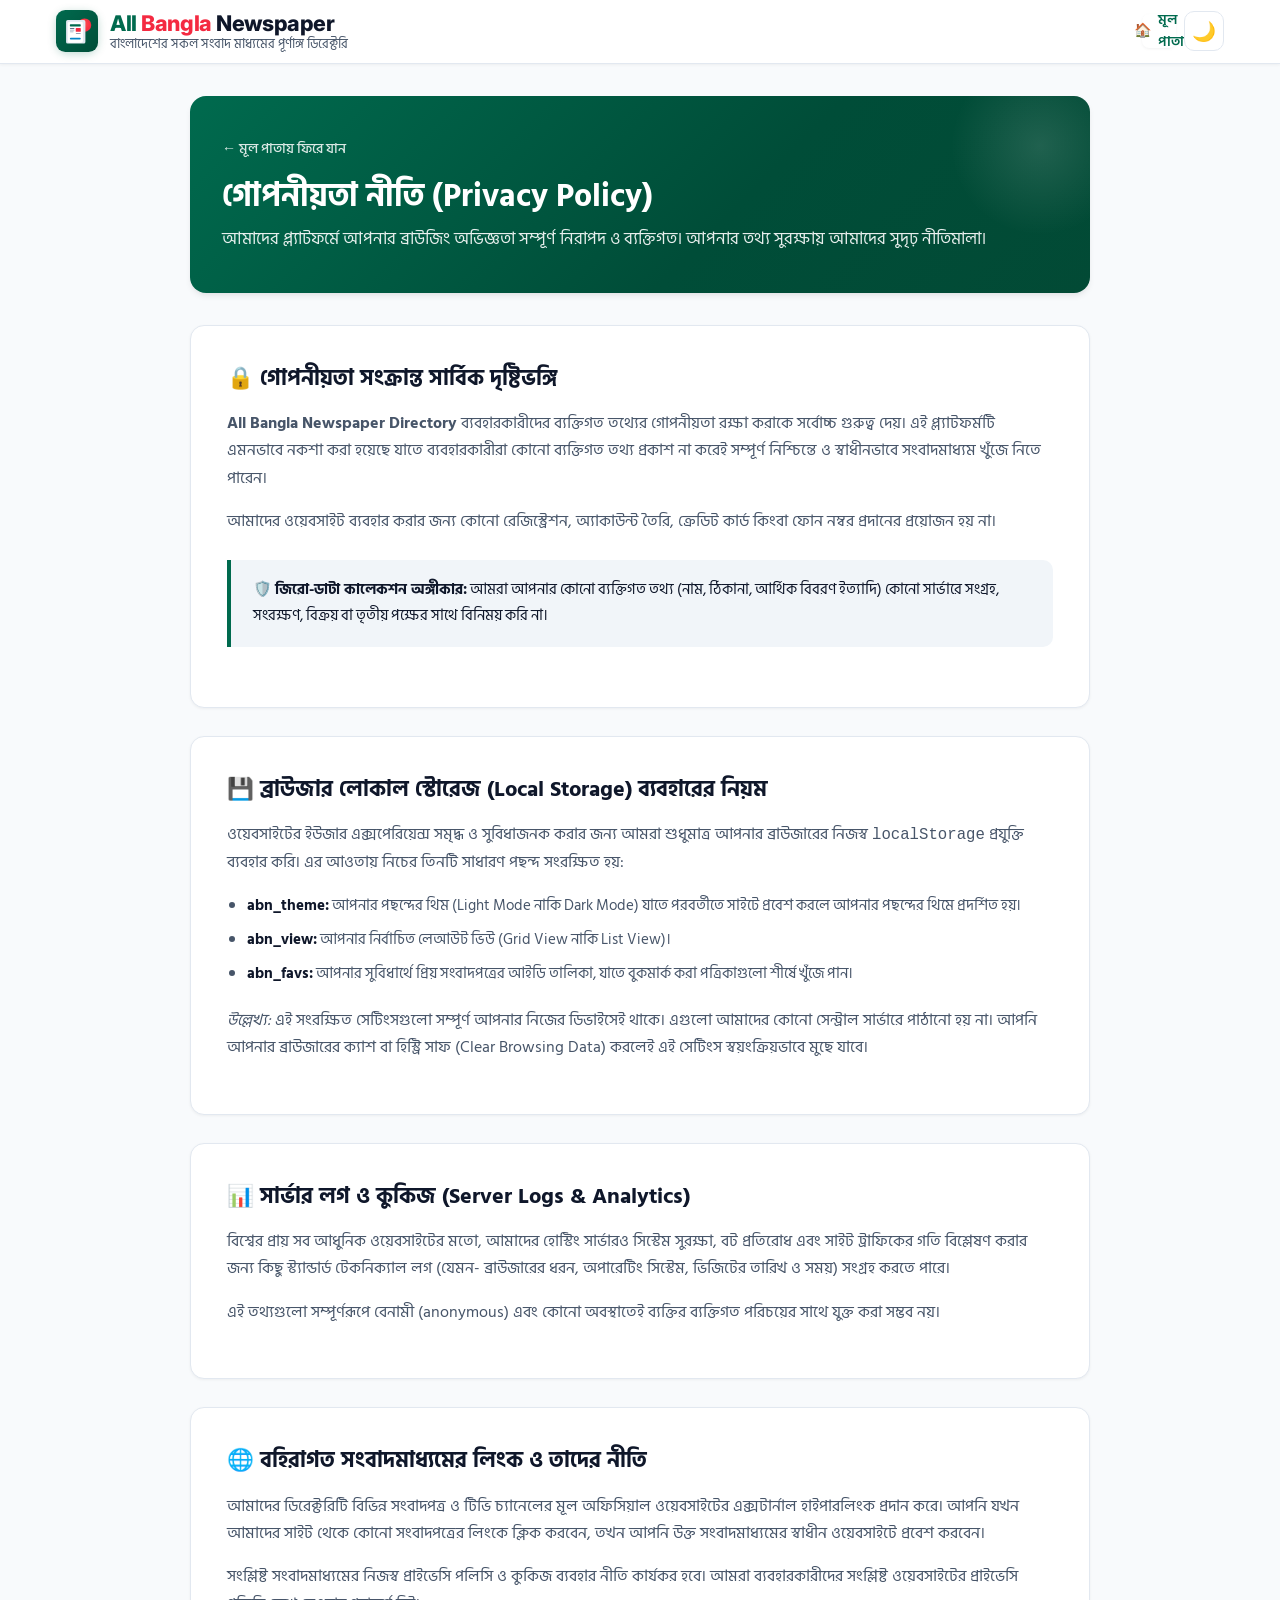
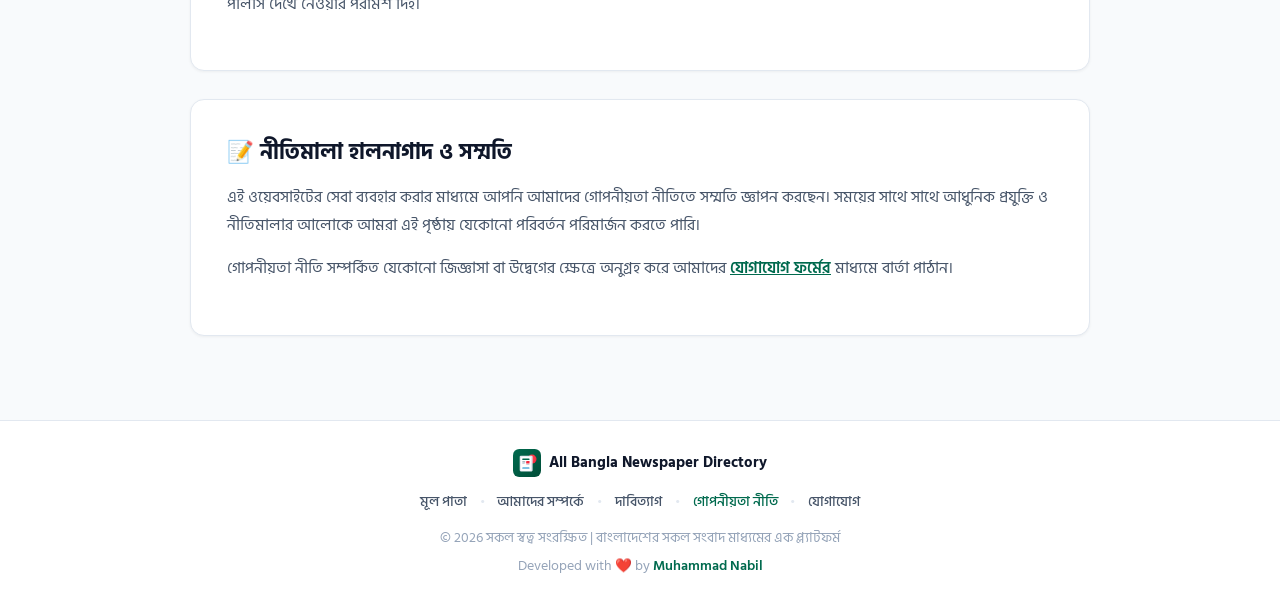
<file: privacy.html>
<!DOCTYPE html>
<html lang="bn" data-theme="light">
<head>
  <meta charset="UTF-8">
  <meta name="viewport" content="width=device-width, initial-scale=1.0, viewport-fit=cover">
  
  <title>গোপনীয়তা নীতি (Privacy Policy) | All Bangla Newspaper Directory</title>
  <meta name="title" content="গোপনীয়তা নীতি (Privacy Policy) | All Bangla Newspaper Directory">
  <meta name="description" content="All Bangla Newspaper Directory-এর গোপনীয়তা নীতি ও ব্যবহারকারীর ব্যক্তিগত তথ্য সুরক্ষার বিস্তারিত নীতিমালা পড়ুন।">
  <meta name="keywords" content="privacy policy, গোপনীয়তা নীতি, তথ্য সুরক্ষা, all bangla newspaper privacy">
  <meta name="author" content="Muhammad Nabil">
  
  <link rel="canonical" href="https://nabil2dhaka.github.io/allbanglanewspaper/privacy.html">
  <link rel="icon" type="image/svg+xml" href="assets/favicon.svg">
  <link rel="apple-touch-icon" href="assets/favicon.svg">
  <meta name="theme-color" content="#006A4E">

  <!-- Fonts & Stylesheet -->
  <link rel="preconnect" href="https://fonts.googleapis.com">
  <link rel="preconnect" href="https://fonts.gstatic.com" crossorigin>
  <link href="https://fonts.googleapis.com/css2?family=Hind+Siliguri:wght@400;500;600;700&family=Inter:wght@400;500;600;700;800&display=swap" rel="stylesheet">
  <link rel="stylesheet" href="styles.css">
</head>
<body>
  <!-- Header / Navigation -->
  <header class="header">
    <div class="container header-container">
      <a href="index.html" class="brand-link" aria-label="All Bangla Newspaper Home">
        <div class="brand-logo-wrap">
          <img src="assets/favicon.svg" alt="All Bangla Newspaper Logo" class="brand-logo-img" width="40" height="40">
        </div>
        <div class="brand-text">
          <div class="brand-title">
            <span class="text-green">All</span> <span class="text-red">Bangla</span> <span class="text-main">Newspaper</span>
          </div>
          <p class="brand-subtitle">বাংলাদেশের সকল সংবাদ মাধ্যমের পূর্ণাঙ্গ ডিরেক্টরি</p>
        </div>
      </a>

      <div class="header-actions">
        <a href="index.html" class="btn-toggle active" style="text-decoration: none; padding: 0.4rem 0.8rem; font-size: 0.88rem; font-weight: 600; display: inline-flex; align-items: center; gap: 0.35rem;">
          <span>🏠</span> মূল পাতা
        </a>
        <button id="themeToggle" class="btn-icon" aria-label="Toggle Theme" title="ডার্ক/লাইট মোড পরিবর্তন">
          <span class="theme-icon">🌙</span>
        </button>
      </div>
    </div>
  </header>

  <!-- Main Content -->
  <main class="page-main">
    <div class="page-container">
      <!-- Header Box -->
      <div class="page-header-box">
        <a href="index.html" class="page-breadcrumb">← মূল পাতায় ফিরে যান</a>
        <h1 class="page-title">গোপনীয়তা নীতি (Privacy Policy)</h1>
        <p class="page-subtitle">আমাদের প্ল্যাটফর্মে আপনার ব্রাউজিং অভিজ্ঞতা সম্পূর্ণ নিরাপদ ও ব্যক্তিগত। আপনার তথ্য সুরক্ষায় আমাদের সুদৃঢ় নীতিমালা।</p>
      </div>

      <!-- Content Card 1: Overview -->
      <section class="page-card prose-content">
        <h2>🔒 গোপনীয়তা সংক্রান্ত সার্বিক দৃষ্টিভঙ্গি</h2>
        <p>
          <strong>All Bangla Newspaper Directory</strong> ব্যবহারকারীদের ব্যক্তিগত তথ্যের গোপনীয়তা রক্ষা করাকে সর্বোচ্চ গুরুত্ব দেয়। এই প্ল্যাটফর্মটি এমনভাবে নকশা করা হয়েছে যাতে ব্যবহারকারীরা কোনো ব্যক্তিগত তথ্য প্রকাশ না করেই সম্পূর্ণ নিশ্চিন্তে ও স্বাধীনভাবে সংবাদমাধ্যম খুঁজে নিতে পারেন।
        </p>
        <p>
          আমাদের ওয়েবসাইট ব্যবহার করার জন্য কোনো রেজিস্ট্রেশন, অ্যাকাউন্ট তৈরি, ক্রেডিট কার্ড কিংবা ফোন নম্বর প্রদানের প্রয়োজন হয় না।
        </p>

        <div class="info-highlight-box">
          🛡️ <strong>জিরো-ডাটা কালেকশন অঙ্গীকার:</strong> আমরা আপনার কোনো ব্যক্তিগত তথ্য (নাম, ঠিকানা, আর্থিক বিবরণ ইত্যাদি) কোনো সার্ভারে সংগ্রহ, সংরক্ষণ, বিক্রয় বা তৃতীয় পক্ষের সাথে বিনিময় করি না।
        </div>
      </section>

      <!-- Content Card 2: Local Storage -->
      <section class="page-card prose-content">
        <h2>💾 ব্রাউজার লোকাল স্টোরেজ (Local Storage) ব্যবহারের নিয়ম</h2>
        <p>
          ওয়েবসাইটের ইউজার এক্সপেরিয়েন্স সমৃদ্ধ ও সুবিধাজনক করার জন্য আমরা শুধুমাত্র আপনার ব্রাউজারের নিজস্ব <code>localStorage</code> প্রযুক্তি ব্যবহার করি। এর আওতায় নিচের তিনটি সাধারণ পছন্দ সংরক্ষিত হয়:
        </p>
        <ul>
          <li><strong>abn_theme:</strong> আপনার পছন্দের থিম (Light Mode নাকি Dark Mode) যাতে পরবর্তীতে সাইটে প্রবেশ করলে আপনার পছন্দের থিমে প্রদর্শিত হয়।</li>
          <li><strong>abn_view:</strong> আপনার নির্বাচিত লেআউট ভিউ (Grid View নাকি List View)।</li>
          <li><strong>abn_favs:</strong> আপনার সুবিধার্থে প্রিয় সংবাদপত্রের আইডি তালিকা, যাতে বুকমার্ক করা পত্রিকাগুলো শীর্ষে খুঁজে পান।</li>
        </ul>
        <p>
          <em>উল্লেখ্য:</em> এই সংরক্ষিত সেটিংসগুলো সম্পূর্ণ আপনার নিজের ডিভাইসেই থাকে। এগুলো আমাদের কোনো সেন্ট্রাল সার্ভারে পাঠানো হয় না। আপনি আপনার ব্রাউজারের ক্যাশ বা হিস্ট্রি সাফ (Clear Browsing Data) করলেই এই সেটিংস স্বয়ংক্রিয়ভাবে মুছে যাবে।
        </p>
      </section>

      <!-- Content Card 3: Standard Logs & Cookies -->
      <section class="page-card prose-content">
        <h2>📊 সার্ভার লগ ও কুকিজ (Server Logs & Analytics)</h2>
        <p>
          বিশ্বের প্রায় সব আধুনিক ওয়েবসাইটের মতো, আমাদের হোস্টিং সার্ভারও সিস্টেম সুরক্ষা, বট প্রতিরোধ এবং সাইট ট্রাফিকের গতি বিশ্লেষণ করার জন্য কিছু স্ট্যান্ডার্ড টেকনিক্যাল লগ (যেমন- ব্রাউজারের ধরন, অপারেটিং সিস্টেম, ভিজিটের তারিখ ও সময়) সংগ্রহ করতে পারে।
        </p>
        <p>
          এই তথ্যগুলো সম্পূর্ণরূপে বেনামী (anonymous) এবং কোনো অবস্থাতেই ব্যক্তির ব্যক্তিগত পরিচয়ের সাথে যুক্ত করা সম্ভব নয়।
        </p>
      </section>

      <!-- Content Card 4: Third Party Links -->
      <section class="page-card prose-content">
        <h2>🌐 বহিরাগত সংবাদমাধ্যমের লিংক ও তাদের নীতি</h2>
        <p>
          আমাদের ডিরেক্টরিটি বিভিন্ন সংবাদপত্র ও টিভি চ্যানেলের মূল অফিসিয়াল ওয়েবসাইটের এক্সটার্নাল হাইপারলিংক প্রদান করে। আপনি যখন আমাদের সাইট থেকে কোনো সংবাদপত্রের লিংকে ক্লিক করবেন, তখন আপনি উক্ত সংবাদমাধ্যমের স্বাধীন ওয়েবসাইটে প্রবেশ করবেন।
        </p>
        <p>
          সংশ্লিষ্ট সংবাদমাধ্যমের নিজস্ব প্রাইভেসি পলিসি ও কুকিজ ব্যবহার নীতি কার্যকর হবে। আমরা ব্যবহারকারীদের সংশ্লিষ্ট ওয়েবসাইটের প্রাইভেসি পলিসি দেখে নেওয়ার পরামর্শ দিই।
        </p>
      </section>

      <!-- Content Card 5: Policy Changes & Contact -->
      <section class="page-card prose-content">
        <h2>📝 নীতিমালা হালনাগাদ ও সম্মতি</h2>
        <p>
          এই ওয়েবসাইটের সেবা ব্যবহার করার মাধ্যমে আপনি আমাদের গোপনীয়তা নীতিতে সম্মতি জ্ঞাপন করছেন। সময়ের সাথে সাথে আধুনিক প্রযুক্তি ও নীতিমালার আলোকে আমরা এই পৃষ্ঠায় যেকোনো পরিবর্তন পরিমার্জন করতে পারি।
        </p>
        <p>
          গোপনীয়তা নীতি সম্পর্কিত যেকোনো জিজ্ঞাসা বা উদ্বেগের ক্ষেত্রে অনুগ্রহ করে আমাদের <a href="contact.html" style="color: var(--accent-green); font-weight: 600;">যোগাযোগ ফর্মের</a> মাধ্যমে বার্তা পাঠান।
        </p>
      </section>
    </div>
  </main>

  <!-- Footer -->
  <footer class="footer">
    <div class="container footer-content">
      <div class="footer-brand">
        <img src="assets/favicon.svg" alt="Logo" width="28" height="28">
        <span>All Bangla Newspaper Directory</span>
      </div>

      <!-- Navigation Links -->
      <nav class="footer-nav" aria-label="Footer Navigation">
        <a href="index.html" class="footer-link">মূল পাতা</a>
        <span class="footer-sep">•</span>
        <a href="about.html" class="footer-link">আমাদের সম্পর্কে</a>
        <span class="footer-sep">•</span>
        <a href="disclaimer.html" class="footer-link">দাবিত্যাগ</a>
        <span class="footer-sep">•</span>
        <a href="privacy.html" class="footer-link active">গোপনীয়তা নীতি</a>
        <span class="footer-sep">•</span>
        <a href="contact.html" class="footer-link">যোগাযোগ</a>
      </nav>

      <p class="footer-copy">© 2026 সকল স্বত্ব সংরক্ষিত | বাংলাদেশের সকল সংবাদ মাধ্যমের এক প্ল্যাটফর্ম</p>
      <p class="footer-dev">
        Developed with ❤️ by <a href="https://muhammadnabil.com/" target="_blank" rel="noopener">Muhammad Nabil</a>
      </p>
    </div>
  </footer>

  <!-- Theme Toggle Script -->
  <script>
    (function() {
      const themeToggle = document.getElementById('themeToggle');
      function initTheme() {
        const savedTheme = localStorage.getItem('abn_theme') || 'light';
        document.documentElement.setAttribute('data-theme', savedTheme);
        if (themeToggle) {
          themeToggle.querySelector('.theme-icon').textContent = savedTheme === 'dark' ? '☀️' : '🌙';
        }
      }
      if (themeToggle) {
        themeToggle.addEventListener('click', function() {
          const current = document.documentElement.getAttribute('data-theme');
          const next = current === 'dark' ? 'light' : 'dark';
          document.documentElement.setAttribute('data-theme', next);
          localStorage.setItem('abn_theme', next);
          themeToggle.querySelector('.theme-icon').textContent = next === 'dark' ? '☀️' : '🌙';
        });
      }
      initTheme();
    })();
  </script>
</body>
</html>
</file>
<file: styles.css>
:root {
  --font-bn: 'Hind Siliguri', -apple-system, BlinkMacSystemFont, "Segoe UI", Roboto, sans-serif;
  --font-en: 'Inter', -apple-system, BlinkMacSystemFont, "Segoe UI", Roboto, sans-serif;

  /* Theme Colors - Light */
  --bg-primary: #f8fafc;
  --bg-card: #ffffff;
  --bg-header: rgba(255, 255, 255, 0.94);
  --border-color: #e2e8f0;
  --text-primary: #0f172a;
  --text-secondary: #475569;
  --text-muted: #94a3b8;
  --accent-green: #006a4e;
  --accent-red: #f42a41;
  --accent-blue: #0284c7;
  --accent-hover: #0369a1;
  --accent-light: #f0fdf4;
  --badge-bg: #f1f5f9;
  --badge-text: #334155;
  --epaper-bg: #fff1f2;
  --epaper-text: #e11d48;
  --epaper-border: #fecdd3;
  --shadow-sm: 0 1px 3px rgba(0, 0, 0, 0.05);
  --shadow-md: 0 4px 6px -1px rgba(0, 0, 0, 0.08), 0 2px 4px -2px rgba(0, 0, 0, 0.04);
  --shadow-hover: 0 12px 20px -3px rgba(0, 0, 0, 0.12), 0 4px 6px -4px rgba(0, 0, 0, 0.05);
  --hero-gradient: linear-gradient(135deg, #006a4e 0%, #004d38 60%, #024a35 100%);
  --safe-bottom: env(safe-area-inset-bottom, 0px);
}

[data-theme="dark"] {
  --bg-primary: #0b1120;
  --bg-card: #1e293b;
  --bg-header: rgba(17, 24, 39, 0.94);
  --border-color: #334155;
  --text-primary: #f1f5f9;
  --text-secondary: #cbd5e1;
  --text-muted: #64748b;
  --accent-green: #10b981;
  --accent-red: #fb7185;
  --accent-blue: #38bdf8;
  --accent-hover: #0284c7;
  --accent-light: #064e3b;
  --badge-bg: #334155;
  --badge-text: #e2e8f0;
  --epaper-bg: #371b26;
  --epaper-text: #fda4af;
  --epaper-border: #4c1d2e;
  --shadow-sm: 0 1px 3px rgba(0, 0, 0, 0.4);
  --shadow-md: 0 4px 6px -1px rgba(0, 0, 0, 0.3);
  --shadow-hover: 0 12px 20px -3px rgba(0, 0, 0, 0.45);
  --hero-gradient: linear-gradient(135deg, #064e3b 0%, #0b1120 100%);
}

* {
  box-sizing: border-box;
  margin: 0;
  padding: 0;
  -webkit-tap-highlight-color: transparent;
}

html {
  scroll-behavior: smooth;
}

body {
  font-family: var(--font-bn);
  background-color: var(--bg-primary);
  color: var(--text-primary);
  line-height: 1.6;
  min-height: 100vh;
  display: flex;
  flex-direction: column;
  transition: background-color 0.25s ease, color 0.25s ease;
  overflow-x: hidden;
  padding-bottom: var(--safe-bottom);
}

.container {
  width: 100%;
  max-width: 1200px;
  margin: 0 auto;
  padding: 0 1rem;
}

/* ================= HEADER ================= */
.header {
  background-color: var(--bg-header);
  border-bottom: 1px solid var(--border-color);
  position: sticky;
  top: 0;
  z-index: 100;
  backdrop-filter: blur(12px);
  -webkit-backdrop-filter: blur(12px);
  box-shadow: var(--shadow-sm);
  transition: background-color 0.25s ease;
}

.header-container {
  display: flex;
  justify-content: space-between;
  align-items: center;
  padding-top: 0.65rem;
  padding-bottom: 0.65rem;
}

.brand-link {
  display: flex;
  align-items: center;
  gap: 0.75rem;
  text-decoration: none;
  color: inherit;
}

.brand-logo-wrap {
  width: 42px;
  height: 42px;
  border-radius: 12px;
  display: flex;
  align-items: center;
  justify-content: center;
  flex-shrink: 0;
  box-shadow: 0 2px 8px rgba(0, 106, 78, 0.25);
  transition: transform 0.2s ease;
}

.brand-link:hover .brand-logo-wrap {
  transform: rotate(-3deg) scale(1.05);
}

.brand-logo-img {
  width: 100%;
  height: 100%;
  display: block;
}

.brand-title {
  font-family: var(--font-en);
  font-size: clamp(1.1rem, 2.5vw, 1.35rem);
  font-weight: 800;
  line-height: 1.2;
  letter-spacing: -0.02em;
}

.text-green { color: var(--accent-green); }
.text-red { color: var(--accent-red); }
.text-main { color: var(--text-primary); }

.brand-subtitle {
  font-size: 0.8rem;
  color: var(--text-secondary);
  line-height: 1.2;
}

.header-actions {
  display: flex;
  align-items: center;
  gap: 0.5rem;
}

/* View Toggle (Grid / List) */
.view-toggle {
  display: flex;
  background-color: var(--badge-bg);
  padding: 3px;
  border-radius: 10px;
  border: 1px solid var(--border-color);
}

.btn-toggle {
  background: none;
  border: none;
  color: var(--text-muted);
  width: 34px;
  height: 34px;
  border-radius: 7px;
  display: flex;
  align-items: center;
  justify-content: center;
  cursor: pointer;
  transition: all 0.2s;
}

.btn-toggle.active {
  background-color: var(--bg-card);
  color: var(--accent-green);
  box-shadow: var(--shadow-sm);
}

/* Theme Button */
.btn-icon {
  background: var(--bg-card);
  border: 1px solid var(--border-color);
  color: var(--text-primary);
  width: 40px;
  height: 40px;
  border-radius: 10px;
  cursor: pointer;
  display: flex;
  align-items: center;
  justify-content: center;
  font-size: 1.2rem;
  transition: transform 0.2s, background-color 0.2s;
}

.btn-icon:hover {
  transform: scale(1.05);
}

.btn-icon:active {
  transform: scale(0.95);
}

/* ================= HERO & SEARCH ================= */
.hero-section {
  background: var(--hero-gradient);
  color: #ffffff;
  padding: clamp(2rem, 5vw, 3.25rem) 1rem clamp(1.75rem, 4vw, 2.5rem);
  text-align: center;
  position: relative;
  overflow: hidden;
}

.hero-section::after {
  content: '';
  position: absolute;
  top: -40%;
  right: -10%;
  width: 340px;
  height: 340px;
  background: radial-gradient(circle, rgba(244, 42, 65, 0.25) 0%, transparent 70%);
  border-radius: 50%;
  pointer-events: none;
}

.hero-badge {
  display: inline-flex;
  align-items: center;
  gap: 0.5rem;
  background: rgba(255, 255, 255, 0.15);
  backdrop-filter: blur(8px);
  padding: 0.3rem 0.85rem;
  border-radius: 9999px;
  font-size: 0.85rem;
  font-weight: 600;
  margin-bottom: 0.85rem;
  border: 1px solid rgba(255, 255, 255, 0.2);
}

.pulse-dot {
  width: 8px;
  height: 8px;
  border-radius: 50%;
  background-color: #10b981;
  box-shadow: 0 0 0 0 rgba(16, 185, 129, 0.7);
  animation: pulse 1.8s infinite;
}

@keyframes pulse {
  0% { transform: scale(0.95); box-shadow: 0 0 0 0 rgba(16, 185, 129, 0.7); }
  70% { transform: scale(1); box-shadow: 0 0 0 8px rgba(16, 185, 129, 0); }
  100% { transform: scale(0.95); box-shadow: 0 0 0 0 rgba(16, 185, 129, 0); }
}

.hero-heading {
  font-size: clamp(1.5rem, 4vw, 2.35rem);
  font-weight: 700;
  line-height: 1.25;
  margin-bottom: 1.35rem;
}

.hero-desc {
  font-size: clamp(0.95rem, 2vw, 1.1rem);
  opacity: 0.92;
  max-width: 650px;
  margin: 0 auto 1.5rem;
  font-weight: 400;
}

/* Mobile-Friendly Search Wrapper */
.search-wrapper {
  position: relative;
  max-width: 640px;
  margin: 0 auto;
}

.search-icon {
  position: absolute;
  left: 1.15rem;
  top: 50%;
  transform: translateY(-50%);
  display: flex;
  align-items: center;
  color: var(--text-muted);
  pointer-events: none;
}

#searchInput {
  width: 100%;
  padding: 0.9rem 2.85rem 0.9rem 3.1rem;
  font-size: clamp(0.95rem, 2vw, 1.05rem);
  font-family: var(--font-bn);
  border-radius: 9999px;
  border: 2px solid transparent;
  outline: none;
  background-color: var(--bg-card);
  color: var(--text-primary);
  box-shadow: 0 8px 24px rgba(0, 0, 0, 0.16);
  transition: all 0.2s ease;
}

#searchInput:focus {
  border-color: #38bdf8;
  box-shadow: 0 10px 28px rgba(56, 189, 248, 0.25);
}

.btn-clear {
  position: absolute;
  right: 1rem;
  top: 50%;
  transform: translateY(-50%);
  background: var(--badge-bg);
  border: none;
  width: 26px;
  height: 26px;
  border-radius: 50%;
  font-size: 0.8rem;
  color: var(--text-secondary);
  cursor: pointer;
  display: flex;
  align-items: center;
  justify-content: center;
  transition: background-color 0.2s;
}

/* Top 10 Quickbar */
.top10-quickbar {
  margin-top: 1.35rem;
  display: flex;
  align-items: center;
  justify-content: center;
  gap: 0.5rem;
  flex-wrap: wrap;
  font-size: 0.88rem;
}

.top10-label {
  font-weight: 700;
  opacity: 0.95;
  white-space: nowrap;
}

.top10-chips {
  display: flex;
  gap: 0.45rem;
  flex-wrap: wrap;
  justify-content: center;
}

.top10-chip {
  background: rgba(255, 255, 255, 0.16);
  color: #ffffff;
  padding: 0.25rem 0.75rem;
  border-radius: 9999px;
  text-decoration: none;
  font-size: 0.82rem;
  font-weight: 500;
  border: 1px solid rgba(255, 255, 255, 0.25);
  transition: all 0.2s ease;
  display: inline-flex;
  align-items: center;
  gap: 0.35rem;
}

.chip-logo {
  width: 16px;
  height: 16px;
  border-radius: 4px;
  object-fit: contain;
  background: #ffffff;
  padding: 1px;
}

.top10-chip:hover {
  background: #ffffff;
  color: var(--accent-green);
  transform: translateY(-1px);
}

/* ================= CATEGORIES NAV ================= */
.main-content {
  flex: 1;
  padding-top: 1.25rem;
  padding-bottom: 3.5rem;
}

/* ================= RESPONSIVE & FLEXIBLE CATEGORIES NAV ================= */
.categories-wrapper {
  position: sticky;
  top: 68px; /* Below sticky header */
  z-index: 80;
  background-color: var(--bg-primary);
  padding: 0.65rem 0.25rem;
  margin-bottom: 1.25rem;
  border-bottom: 1px solid var(--border-color);
  transition: all 0.25s ease;
}

[data-theme="dark"] .categories-wrapper {
  background-color: var(--bg-primary);
  border-bottom-color: #334155;
}

.categories-header-bar {
  display: flex;
  justify-content: space-between;
  align-items: center;
  margin-bottom: 0.55rem;
  padding: 0 0.15rem;
}

.categories-header-left {
  display: flex;
  align-items: center;
  gap: 0.5rem;
}

.categories-header-title {
  font-size: 0.88rem;
  font-weight: 700;
  color: var(--text-primary);
  display: inline-flex;
  align-items: center;
  gap: 0.35rem;
}

.categories-count-badge {
  font-size: 0.72rem;
  font-weight: 600;
  padding: 0.12rem 0.5rem;
  border-radius: 9999px;
  background-color: var(--badge-bg);
  color: var(--text-secondary);
  border: 1px solid var(--border-color);
}

.categories-header-actions {
  display: flex;
  align-items: center;
  gap: 0.35rem;
}

/* Scroll Arrow Buttons */
.btn-cat-scroll {
  width: 28px;
  height: 28px;
  border-radius: 50%;
  border: 1px solid var(--border-color);
  background-color: var(--bg-card);
  color: var(--text-secondary);
  display: flex;
  align-items: center;
  justify-content: center;
  cursor: pointer;
  font-size: 1.15rem;
  line-height: 1;
  transition: all 0.2s ease;
  user-select: none;
}

.btn-cat-scroll:hover {
  background-color: var(--accent-green);
  color: #ffffff;
  border-color: var(--accent-green);
}

.btn-cat-scroll:disabled {
  opacity: 0.35;
  cursor: not-allowed;
  pointer-events: none;
}

/* Flexible Layout Toggle Button */
.btn-cat-toggle-wrap {
  display: inline-flex;
  align-items: center;
  gap: 0.35rem;
  font-family: var(--font-bn);
  font-size: 0.8rem;
  font-weight: 600;
  color: var(--text-secondary);
  background-color: var(--bg-card);
  border: 1px solid var(--border-color);
  padding: 0.25rem 0.65rem;
  border-radius: 8px;
  cursor: pointer;
  transition: all 0.2s ease;
  user-select: none;
}

.btn-cat-toggle-wrap:hover {
  border-color: var(--accent-green);
  color: var(--accent-green);
}

.btn-cat-toggle-wrap.active {
  background-color: var(--accent-green);
  color: #ffffff;
  border-color: var(--accent-green);
}

/* Categories Nav (Slider & Overflow Container) */
.categories-nav {
  position: relative;
  overflow-x: auto;
  -webkit-overflow-scrolling: touch;
  scroll-behavior: smooth;
  scrollbar-width: none;
  padding: 0.2rem 0;
  transition: all 0.25s ease;
}

.categories-nav::-webkit-scrollbar {
  display: none;
}

/* Categories List Container */
.categories-list {
  display: flex;
  gap: 0.5rem;
  align-items: center;
  transition: all 0.25s ease;
}

/* Scroll Mode: Single-row horizontal slider */
.categories-wrapper.scroll-mode .categories-list {
  width: max-content;
  flex-wrap: nowrap;
}

/* Flexible Wrap Mode: Multi-row wrapping grid of pills */
.categories-wrapper.wrap-mode .categories-list {
  width: 100%;
  flex-wrap: wrap;
  gap: 0.55rem;
}

.categories-wrapper.wrap-mode .btn-cat-scroll {
  display: none; /* Hide scroll arrows in wrap mode */
}

/* Category Button Styling */
.category-btn {
  background-color: var(--bg-card);
  border: 1px solid var(--border-color);
  color: var(--text-secondary);
  font-family: var(--font-bn);
  font-size: 0.88rem;
  font-weight: 500;
  padding: 0.45rem 0.9rem;
  border-radius: 9999px;
  cursor: pointer;
  transition: all 0.2s ease;
  white-space: nowrap;
  display: inline-flex;
  align-items: center;
  gap: 0.4rem;
  user-select: none;
  flex-shrink: 0;
}

.category-btn:hover {
  border-color: var(--accent-green);
  color: var(--accent-green);
  transform: translateY(-1px);
}

.category-btn:active {
  transform: scale(0.96);
}

.category-btn.active {
  background-color: var(--accent-green);
  color: #ffffff;
  border-color: var(--accent-green);
  box-shadow: 0 2px 10px rgba(0, 106, 78, 0.25);
  font-weight: 600;
}

.cat-icon {
  font-size: 1rem;
  line-height: 1;
}

#favCountBadge, #totalCountBadge {
  background: rgba(255, 255, 255, 0.25);
  padding: 0.1rem 0.45rem;
  border-radius: 9999px;
  font-size: 0.75rem;
  font-weight: 600;
}

.category-btn:not(.active) #favCountBadge,
.category-btn:not(.active) #totalCountBadge {
  background: var(--badge-bg);
  color: var(--text-primary);
}

/* ================= DIVISION SUBFILTER ================= */
.subfilter-container {
  display: flex;
  align-items: center;
  gap: 0.75rem;
  margin-bottom: 1.15rem;
  padding: 0.75rem 1rem;
  background-color: var(--bg-card);
  border: 1px solid var(--border-color);
  border-radius: 12px;
  overflow-x: auto;
  -webkit-overflow-scrolling: touch;
}

.subfilter-label {
  font-size: 0.88rem;
  font-weight: 600;
  color: var(--text-secondary);
  white-space: nowrap;
}

.subfilter-chips {
  display: flex;
  gap: 0.4rem;
  width: max-content;
}

.subfilter-chip {
  background-color: var(--badge-bg);
  border: 1px solid var(--border-color);
  color: var(--text-secondary);
  font-family: var(--font-bn);
  font-size: 0.85rem;
  font-weight: 500;
  padding: 0.35rem 0.85rem;
  border-radius: 9999px;
  cursor: pointer;
  transition: all 0.15s ease;
  white-space: nowrap;
}

.subfilter-chip:hover {
  border-color: var(--accent-blue);
  color: var(--accent-blue);
}

.subfilter-chip.active {
  background-color: var(--accent-blue);
  color: #ffffff;
  border-color: var(--accent-blue);
}

/* ================= RESULTS BAR ================= */
.results-bar {
  display: flex;
  justify-content: space-between;
  align-items: center;
  font-size: 0.88rem;
  color: var(--text-muted);
  margin-bottom: 1rem;
  padding: 0 0.25rem;
}

.results-left {
  font-weight: 600;
  color: var(--text-secondary);
}

.hint-text {
  font-size: 0.8rem;
}

/* ================= NEWSPAPER CARDS & BLOCK CONTAINERS ================= */
.newspaper-container {
  display: flex;
  flex-direction: column;
  gap: 0;
  width: 100%;
}

.newspaper-cards-grid {
  width: 100%;
}

.newspaper-container.grid-view .newspaper-cards-grid {
  display: grid;
  grid-template-columns: repeat(auto-fill, minmax(210px, 1fr));
  gap: 1.15rem;
}

.newspaper-container.list-view .newspaper-cards-grid {
  display: flex;
  flex-direction: column;
  gap: 0.65rem;
}

/* ================= CATEGORY BLOCKS (BLOCK-BASED HOMEPAGE) ================= */
.category-block {
  background-color: var(--bg-card);
  border: 1px solid var(--border-color);
  border-radius: 18px;
  padding: 1.5rem;
  margin-bottom: 2rem;
  box-shadow: 0 2px 10px rgba(0, 0, 0, 0.03);
  transition: border-color 0.25s ease, box-shadow 0.25s ease, transform 0.2s ease;
  scroll-margin-top: 130px;
  position: relative;
}

.category-block:hover {
  border-color: rgba(0, 106, 78, 0.25);
  box-shadow: 0 6px 20px rgba(0, 0, 0, 0.06);
}

[data-theme="dark"] .category-block:hover {
  border-color: rgba(16, 185, 129, 0.35);
  box-shadow: 0 6px 20px rgba(0, 0, 0, 0.35);
}

.category-block.block-pulse {
  border-color: var(--accent-green) !important;
  box-shadow: 0 0 0 3px rgba(0, 106, 78, 0.22) !important;
  animation: pulseBlock 1.2s ease-out;
}

@keyframes pulseBlock {
  0% { transform: scale(0.995); }
  50% { transform: scale(1.004); }
  100% { transform: scale(1); }
}

/* Block Header */
.block-header {
  display: flex;
  justify-content: space-between;
  align-items: center;
  padding-bottom: 1.1rem;
  margin-bottom: 1.25rem;
  border-bottom: 1px solid var(--border-color);
  gap: 1rem;
}

.block-title-group {
  display: flex;
  align-items: center;
  gap: 0.9rem;
  min-width: 0;
}

.block-icon-wrap {
  width: 48px;
  height: 48px;
  border-radius: 13px;
  display: flex;
  align-items: center;
  justify-content: center;
  font-size: 1.45rem;
  flex-shrink: 0;
  border: 1px solid rgba(0, 0, 0, 0.04);
}

[data-theme="dark"] .block-icon-wrap {
  border-color: rgba(255, 255, 255, 0.08);
}

.block-title-text {
  min-width: 0;
}

.block-heading-row {
  display: flex;
  align-items: center;
  gap: 0.65rem;
  flex-wrap: wrap;
}

.block-title {
  font-size: 1.28rem;
  font-weight: 700;
  color: var(--text-primary);
  margin: 0;
  line-height: 1.25;
}

.block-badge {
  font-size: 0.78rem;
  font-weight: 600;
  padding: 0.2rem 0.65rem;
  border-radius: 9999px;
  background-color: var(--badge-bg);
  color: var(--text-secondary);
  border: 1px solid var(--border-color);
  white-space: nowrap;
}

.block-subtitle {
  font-size: 0.82rem;
  color: var(--text-muted);
  margin-top: 0.2rem;
  margin-bottom: 0;
  white-space: nowrap;
  overflow: hidden;
  text-overflow: ellipsis;
}

.block-actions {
  display: flex;
  align-items: center;
  gap: 0.45rem;
  flex-shrink: 0;
}

.btn-block-action {
  background-color: var(--badge-bg);
  border: 1px solid var(--border-color);
  color: var(--text-secondary);
  font-size: 0.8rem;
  font-weight: 500;
  padding: 0.38rem 0.8rem;
  border-radius: 8px;
  cursor: pointer;
  display: inline-flex;
  align-items: center;
  gap: 0.3rem;
  transition: all 0.2s ease;
  font-family: var(--font-bn);
  user-select: none;
}

.btn-block-action:hover {
  background-color: var(--border-color);
  color: var(--text-primary);
  transform: translateY(-1px);
}

.btn-block-focus {
  background-color: rgba(0, 106, 78, 0.08);
  color: var(--accent-green);
  border-color: rgba(0, 106, 78, 0.25);
  font-weight: 600;
}

.btn-block-focus:hover {
  background-color: var(--accent-green);
  color: #ffffff;
  border-color: var(--accent-green);
}

[data-theme="dark"] .btn-block-focus {
  background-color: rgba(16, 185, 129, 0.12);
  color: #34d399;
  border-color: rgba(16, 185, 129, 0.3);
}

[data-theme="dark"] .btn-block-focus:hover {
  background-color: #10b981;
  color: #ffffff;
}

/* Favorites Featured Block */
.category-block.block-favorites-featured {
  border-color: rgba(234, 179, 8, 0.4);
  background: linear-gradient(180deg, rgba(254, 240, 138, 0.08) 0%, var(--bg-card) 100%);
}

[data-theme="dark"] .category-block.block-favorites-featured {
  border-color: rgba(234, 179, 8, 0.3);
  background: linear-gradient(180deg, rgba(161, 98, 7, 0.1) 0%, var(--bg-card) 100%);
}

.empty-favorites-hint {
  text-align: center;
  padding: 2.2rem 1.5rem;
  background-color: var(--badge-bg);
  border-radius: 12px;
  margin-top: 0.5rem;
}

.hint-star-big {
  font-size: 2.5rem;
  display: block;
  margin-bottom: 0.6rem;
}

.empty-favorites-hint h3 {
  font-size: 1.15rem;
  font-weight: 700;
  color: var(--text-primary);
  margin-bottom: 0.4rem;
}

.empty-favorites-hint p {
  font-size: 0.9rem;
  color: var(--text-muted);
  max-width: 480px;
  margin: 0 auto 1.25rem;
  line-height: 1.5;
}

/* Local News Block Division Subfilter */
.block-subfilter {
  display: flex;
  align-items: center;
  gap: 0.65rem;
  margin-bottom: 1.25rem;
  padding: 0.65rem 0.85rem;
  background-color: var(--badge-bg);
  border: 1px solid var(--border-color);
  border-radius: 12px;
  flex-wrap: wrap;
}

.block-subfilter-label {
  font-size: 0.85rem;
  font-weight: 600;
  color: var(--text-secondary);
  white-space: nowrap;
}

.block-subfilter-chips {
  display: flex;
  gap: 0.4rem;
  flex-wrap: wrap;
  align-items: center;
}

/* Focus Mode Banner (Single category view) */
.focus-banner {
  display: flex;
  justify-content: space-between;
  align-items: center;
  padding: 0.9rem 1.25rem;
  margin-bottom: 1.5rem;
  background: var(--bg-card);
  border: 1px solid var(--accent-green);
  border-radius: 14px;
  box-shadow: 0 4px 14px rgba(0, 106, 78, 0.08);
  gap: 1rem;
}

.focus-banner-info {
  display: flex;
  align-items: center;
  gap: 0.75rem;
  min-width: 0;
}

.focus-banner-icon {
  font-size: 1.6rem;
}

.focus-banner-title {
  font-size: 1rem;
  font-weight: 600;
  color: var(--text-primary);
}

.focus-banner-subtitle {
  font-size: 0.8rem;
  color: var(--text-muted);
}

.btn-exit-focus {
  background-color: var(--accent-green);
  color: #ffffff;
  border: none;
  font-family: var(--font-bn);
  font-size: 0.88rem;
  font-weight: 600;
  padding: 0.5rem 1rem;
  border-radius: 8px;
  cursor: pointer;
  white-space: nowrap;
  transition: all 0.2s ease;
  flex-shrink: 0;
}

.btn-exit-focus:hover {
  background-color: #004d38;
  transform: translateY(-1px);
}

[data-theme="dark"] .btn-exit-focus:hover {
  background-color: #059669;
}

.newspaper-card {
  background-color: var(--bg-card);
  border: 1px solid var(--border-color);
  border-radius: 14px;
  padding: 1.15rem;
  display: flex;
  flex-direction: column;
  justify-content: space-between;
  text-decoration: none;
  color: inherit;
  box-shadow: var(--shadow-sm);
  transition: transform 0.2s ease, box-shadow 0.2s ease, border-color 0.2s ease;
  position: relative;
}

/* ================= SCREENSHOT-STYLE NEWSPAPER CARDS ================= */
.newspaper-card.card-screenshot-style {
  background-color: #ffffff;
  border: 1px solid #c2c2c2;
  border-radius: 4px;
  overflow: hidden;
  display: flex;
  flex-direction: column;
  justify-content: space-between;
  text-decoration: none;
  color: #333333;
  padding: 0;
  box-shadow: 0 1px 3px rgba(0, 0, 0, 0.04);
  transition: transform 0.2s ease, box-shadow 0.2s ease, border-color 0.2s ease;
  position: relative;
  min-height: 104px;
}

[data-theme="dark"] .newspaper-card.card-screenshot-style {
  background-color: #1e293b;
  border-color: #334155;
  color: #f1f5f9;
}

.newspaper-card.card-screenshot-style:hover {
  transform: translateY(-2px);
  box-shadow: 0 4px 12px rgba(0, 0, 0, 0.1);
  border-color: var(--accent-green);
}

[data-theme="dark"] .newspaper-card.card-screenshot-style:hover {
  border-color: var(--accent-green);
  box-shadow: 0 4px 12px rgba(0, 0, 0, 0.4);
}

/* Logo Box (Top section) */
.card-logo-box {
  height: 72px;
  display: flex;
  align-items: center;
  justify-content: center;
  padding: 6px 12px;
  background-color: #ffffff;
  position: relative;
  overflow: hidden;
}

.card-masthead-logo {
  max-width: 90%;
  max-height: 54px;
  width: auto;
  height: auto;
  object-fit: contain;
  transition: transform 0.2s ease;
  display: block;
  margin: 0 auto;
}

.newspaper-card:hover .card-masthead-logo {
  transform: scale(1.04);
}

/* Name Bar (Bottom section) - Matching screenshot exactly */
.banglanewspaperlistname,
.card-name-bar {
  padding: 4px 6px;
  border-top: 1px solid #c2c2c2;
  text-align: center;
  font-family: Verdana, Arial, Helvetica, var(--font-en), sans-serif;
  font-size: 11.5px;
  font-weight: 500;
  color: #333333;
  background-color: #ffffff;
  white-space: nowrap;
  overflow: hidden;
  text-overflow: ellipsis;
  line-height: 1.4;
}

[data-theme="dark"] .banglanewspaperlistname,
[data-theme="dark"] .card-name-bar {
  background-color: #0f172a;
  border-top-color: #334155;
  color: #cbd5e1;
}

/* Subtle corner buttons for favorite star & e-paper */
.card-fav-btn {
  position: absolute;
  top: 4px;
  right: 4px;
  background: rgba(255, 255, 255, 0.9);
  border: 1px solid rgba(0, 0, 0, 0.08);
  border-radius: 4px;
  width: 22px;
  height: 22px;
  display: flex;
  align-items: center;
  justify-content: center;
  font-size: 0.85rem;
  color: #94a3b8;
  cursor: pointer;
  transition: all 0.15s ease;
  z-index: 2;
  line-height: 1;
}

.card-fav-btn:hover,
.card-fav-btn.favorited {
  color: #eab308;
  background-color: #ffffff;
  border-color: #fde047;
}

.card-epaper-badge {
  position: absolute;
  top: 4px;
  left: 4px;
  font-size: 0.65rem;
  font-weight: 700;
  padding: 1px 5px;
  border-radius: 4px;
  background-color: var(--epaper-bg);
  color: var(--epaper-text);
  border: 1px solid var(--epaper-border);
  text-decoration: none;
  z-index: 2;
  line-height: 1.2;
}

/* List view support for screenshot-style cards */
.newspaper-container.list-view .card-logo-box-list {
  width: 90px;
  height: 44px;
  display: flex;
  align-items: center;
  justify-content: center;
  background-color: #ffffff;
  border: 1px solid #c2c2c2;
  border-radius: 4px;
  padding: 3px 6px;
  flex-shrink: 0;
}

.newspaper-container.list-view .card-logo-box-list .card-masthead-logo {
  max-width: 100%;
  max-height: 38px;
}

.newspaper-card:hover {
  transform: translateY(-3px);
  box-shadow: var(--shadow-hover);
  border-color: var(--accent-green);
}

.newspaper-card:active {
  transform: scale(0.985);
}

.card-top {
  display: flex;
  align-items: flex-start;
  justify-content: space-between;
  margin-bottom: 0.75rem;
}

.newspaper-avatar {
  width: 48px;
  height: 48px;
  border-radius: 12px;
  display: flex;
  align-items: center;
  justify-content: center;
  font-size: 1.25rem;
  font-weight: 700;
  color: #ffffff;
  flex-shrink: 0;
  box-shadow: 0 3px 8px rgba(0, 0, 0, 0.08);
  position: relative;
  overflow: hidden;
  background-color: #ffffff;
  border: 1px solid var(--border-color);
}

[data-theme="dark"] .newspaper-avatar {
  background-color: #1e293b;
  border-color: #334155;
}

.newspaper-logo-img {
  width: 100%;
  height: 100%;
  object-fit: contain;
  padding: 4px;
  border-radius: 11px;
  transition: transform 0.2s ease;
  background-color: #ffffff;
}

[data-theme="dark"] .newspaper-logo-img {
  background-color: #0f172a;
}

.newspaper-card:hover .newspaper-logo-img {
  transform: scale(1.08);
}

.avatar-fallback {
  width: 100%;
  height: 100%;
  display: flex;
  align-items: center;
  justify-content: center;
  color: #ffffff;
  font-weight: 700;
  border-radius: 11px;
}

.card-actions {
  display: flex;
  align-items: center;
  gap: 0.35rem;
}

.btn-epaper-pill {
  font-size: 0.72rem;
  font-weight: 700;
  padding: 0.2rem 0.55rem;
  border-radius: 6px;
  background-color: var(--epaper-bg);
  color: var(--epaper-text);
  border: 1px solid var(--epaper-border);
  text-decoration: none;
  display: inline-flex;
  align-items: center;
  gap: 0.2rem;
  transition: all 0.15s ease;
}

.btn-epaper-pill:hover {
  background-color: var(--epaper-text);
  color: #ffffff;
}

.favorite-btn {
  background: none;
  border: none;
  font-size: 1.35rem;
  cursor: pointer;
  color: var(--text-muted);
  width: 36px;
  height: 36px;
  display: flex;
  align-items: center;
  justify-content: center;
  border-radius: 50%;
  transition: all 0.2s ease;
}

.favorite-btn:hover {
  transform: scale(1.15);
  background-color: var(--badge-bg);
}

.favorite-btn.favorited {
  color: #f59e0b;
}

.newspaper-name-bn {
  font-size: 1.15rem;
  font-weight: 700;
  color: var(--text-primary);
  margin-bottom: 0.2rem;
  line-height: 1.3;
}

.newspaper-name-en {
  font-family: var(--font-en);
  font-size: 0.82rem;
  color: var(--text-secondary);
  margin-bottom: 0.6rem;
  font-weight: 500;
}

.card-footer {
  display: flex;
  align-items: center;
  justify-content: space-between;
  margin-top: 0.85rem;
  padding-top: 0.75rem;
  border-top: 1px solid var(--border-color);
}

.badges-group {
  display: flex;
  align-items: center;
  gap: 0.35rem;
  flex-wrap: wrap;
}

.category-tag {
  font-size: 0.75rem;
  padding: 0.2rem 0.6rem;
  border-radius: 9999px;
  background-color: var(--badge-bg);
  color: var(--badge-text);
  font-weight: 500;
}

.district-tag {
  font-size: 0.72rem;
  padding: 0.15rem 0.5rem;
  border-radius: 9999px;
  background-color: #e0f2fe;
  color: #0369a1;
  font-weight: 600;
}

[data-theme="dark"] .district-tag {
  background-color: #1e3a5f;
  color: #7dd3fc;
}

.visit-link {
  font-size: 0.82rem;
  color: var(--accent-green);
  font-weight: 700;
  display: inline-flex;
  align-items: center;
  gap: 0.25rem;
  white-space: nowrap;
}

/* ================= NEWSPAPER CARDS (COMPACT LIST VIEW) ================= */
.newspaper-container.list-view {
  display: flex;
  flex-direction: column;
  gap: 0.65rem;
}

.newspaper-container.list-view .newspaper-card {
  padding: 0.85rem 1.1rem;
  border-radius: 12px;
}

.newspaper-container.list-view .card-layout-list {
  display: flex;
  align-items: center;
  justify-content: space-between;
  gap: 0.85rem;
}

.newspaper-container.list-view .card-left {
  display: flex;
  align-items: center;
  gap: 0.85rem;
  min-width: 0;
  flex: 1;
}

.newspaper-container.list-view .newspaper-avatar {
  width: 40px;
  height: 40px;
  font-size: 1.05rem;
  border-radius: 10px;
}

.newspaper-container.list-view .newspaper-info {
  min-width: 0;
}

.newspaper-container.list-view .newspaper-name-bn {
  font-size: 1.05rem;
  margin-bottom: 0;
  white-space: nowrap;
  overflow: hidden;
  text-overflow: ellipsis;
}

.newspaper-container.list-view .newspaper-name-en {
  font-size: 0.75rem;
  margin-bottom: 0;
  white-space: nowrap;
  overflow: hidden;
  text-overflow: ellipsis;
}

.newspaper-container.list-view .card-right {
  display: flex;
  align-items: center;
  gap: 0.5rem;
  flex-shrink: 0;
}

.newspaper-container.list-view .card-footer,
.newspaper-container.list-view .card-top {
  display: none;
}

/* ================= EMPTY STATE ================= */
.empty-state {
  text-align: center;
  padding: 3.5rem 1.5rem;
  background-color: var(--bg-card);
  border: 1px dashed var(--border-color);
  border-radius: 16px;
  margin-top: 1rem;
}

.empty-icon {
  font-size: 2.85rem;
  margin-bottom: 0.5rem;
}

.empty-state h3 {
  font-size: 1.25rem;
  margin-bottom: 0.35rem;
}

.empty-state p {
  color: var(--text-secondary);
  font-size: 0.95rem;
}

.btn-reset {
  margin-top: 1.15rem;
  background-color: var(--accent-green);
  color: #ffffff;
  border: none;
  padding: 0.65rem 1.4rem;
  font-size: 0.95rem;
  font-family: var(--font-bn);
  font-weight: 600;
  border-radius: 10px;
  cursor: pointer;
  box-shadow: 0 4px 12px rgba(0, 106, 78, 0.25);
  transition: transform 0.2s;
}

/* ================= FLOATING BACK TO TOP BUTTON ================= */
.btn-back-to-top {
  position: fixed;
  bottom: calc(1.5rem + var(--safe-bottom));
  right: 1.25rem;
  width: 46px;
  height: 46px;
  border-radius: 50%;
  background-color: var(--accent-green);
  color: #ffffff;
  border: none;
  cursor: pointer;
  display: flex;
  align-items: center;
  justify-content: center;
  box-shadow: 0 4px 14px rgba(0, 0, 0, 0.25);
  opacity: 0;
  visibility: hidden;
  transform: translateY(15px);
  transition: all 0.25s ease;
  z-index: 99;
}

.btn-back-to-top.visible {
  opacity: 1;
  visibility: visible;
  transform: translateY(0);
}

.btn-back-to-top:hover {
  background-color: #004d38;
}

/* ================= FOOTER ================= */
.footer {
  background-color: var(--bg-header);
  border-top: 1px solid var(--border-color);
  padding: 1.75rem 0 calc(1.75rem + var(--safe-bottom));
  text-align: center;
  font-size: 0.85rem;
  color: var(--text-muted);
}

.footer-content {
  display: flex;
  flex-direction: column;
  align-items: center;
  gap: 0.4rem;
}

.footer-brand {
  display: flex;
  align-items: center;
  gap: 0.5rem;
  font-weight: 700;
  color: var(--text-primary);
  font-size: 0.95rem;
}

.footer-dev a {
  color: var(--accent-green);
  text-decoration: none;
  font-weight: 600;
}

.footer-dev a:hover {
  text-decoration: underline;
}

/* ================= RESPONSIVE MEDIA QUERIES ================= */

@media (max-width: 768px) {
  .categories-wrapper {
    top: 60px;
    padding: 0.45rem 0.15rem;
    margin-bottom: 0.9rem;
  }

  .categories-header-title {
    font-size: 0.8rem;
  }

  .btn-cat-toggle-wrap {
    font-size: 0.74rem;
    padding: 0.2rem 0.5rem;
  }

  .category-btn {
    font-size: 0.82rem;
    padding: 0.36rem 0.72rem;
    gap: 0.3rem;
  }

  .categories-wrapper.wrap-mode .categories-list {
    display: grid;
    grid-template-columns: repeat(2, 1fr);
    gap: 0.4rem;
    width: 100%;
  }

  .categories-wrapper.wrap-mode .category-btn {
    width: 100%;
    justify-content: flex-start;
    padding: 0.4rem 0.6rem;
  }

  .top10-quickbar {
    justify-content: flex-start;
    overflow-x: auto;
    -webkit-overflow-scrolling: touch;
    flex-wrap: nowrap;
    padding-bottom: 0.35rem;
  }
  .top10-chips {
    flex-wrap: nowrap;
  }
  .top10-chip {
    white-space: nowrap;
  }

  .newspaper-container.grid-view .newspaper-cards-grid {
    grid-template-columns: repeat(2, 1fr);
    gap: 0.85rem;
  }

  .category-block {
    padding: 1.2rem 1.1rem;
    border-radius: 16px;
    margin-bottom: 1.6rem;
  }
  
  .newspaper-card {
    padding: 0.95rem;
  }

  .newspaper-avatar {
    width: 40px;
    height: 40px;
    font-size: 1.1rem;
    border-radius: 10px;
  }

  .newspaper-name-bn {
    font-size: 1.05rem;
  }
}

@media (max-width: 520px) {
  .container {
    padding: 0 0.85rem;
  }

  .brand-subtitle {
    display: none;
  }

  .brand-logo-wrap {
    width: 36px;
    height: 36px;
    border-radius: 10px;
  }

  .newspaper-container.grid-view .newspaper-cards-grid {
    grid-template-columns: repeat(2, 1fr);
    gap: 0.65rem;
  }

  .card-logo-box {
    height: 58px;
    padding: 3px 6px;
  }

  .card-masthead-logo {
    max-height: 44px;
  }

  .banglanewspaperlistname,
  .card-name-bar {
    font-size: 10.5px;
    padding: 3px 4px;
  }

  .category-block {
    padding: 1.05rem 0.85rem;
    border-radius: 14px;
    margin-bottom: 1.35rem;
  }

  .block-header {
    flex-direction: column;
    align-items: flex-start;
    gap: 0.75rem;
    padding-bottom: 0.85rem;
  }

  .block-actions {
    width: 100%;
    justify-content: flex-end;
  }

  .block-icon-wrap {
    width: 40px;
    height: 40px;
    font-size: 1.25rem;
    border-radius: 10px;
  }

  .block-title {
    font-size: 1.12rem;
  }

  .block-subtitle {
    font-size: 0.76rem;
  }

  .focus-banner {
    flex-direction: column;
    align-items: flex-start;
    gap: 0.75rem;
  }

  .btn-exit-focus {
    width: 100%;
    text-align: center;
  }

  .results-bar {
    flex-direction: column;
    align-items: flex-start;
    gap: 0.2rem;
  }

  .hint-text {
    display: none;
  }

  .btn-epaper-pill {
    padding: 0.15rem 0.45rem;
    font-size: 0.7rem;
  }
}

/* =========================================================================
   SEO Guide & FAQ Section (notfair:geo-optimizer & notfair:sxo)
   ========================================================================= */
.seo-guide-section {
  margin: 3.5rem 0 2rem 0;
  padding: 2.5rem;
  background-color: var(--bg-card);
  border: 1px solid var(--border-color);
  border-radius: 16px;
  box-shadow: var(--shadow-sm);
}

.seo-guide-header {
  margin-bottom: 2rem;
}

.seo-guide-badge {
  display: inline-block;
  padding: 0.35rem 0.85rem;
  font-size: 0.82rem;
  font-weight: 600;
  background-color: var(--accent-light);
  color: var(--accent-green);
  border-radius: 9999px;
  margin-bottom: 0.75rem;
}

[data-theme="dark"] .seo-guide-badge {
  background-color: rgba(0, 106, 78, 0.25);
  color: #34d399;
}

.seo-guide-title {
  font-size: 1.6rem;
  font-weight: 700;
  color: var(--text-primary);
  margin-bottom: 0.85rem;
  line-height: 1.35;
}

.seo-guide-intro {
  font-size: 0.98rem;
  color: var(--text-secondary);
  line-height: 1.7;
  max-width: 900px;
}

.seo-facts-grid {
  display: grid;
  grid-template-columns: repeat(auto-fill, minmax(280px, 1fr));
  gap: 1.25rem;
  margin-bottom: 2.5rem;
}

.seo-fact-card {
  padding: 1.25rem;
  background-color: var(--bg-primary);
  border: 1px solid var(--border-color);
  border-radius: 12px;
  transition: transform 0.2s ease, box-shadow 0.2s ease;
}

.seo-fact-card:hover {
  transform: translateY(-2px);
  box-shadow: var(--shadow-md);
}

.fact-icon {
  font-size: 1.6rem;
  margin-bottom: 0.5rem;
}

.fact-title {
  font-size: 1.05rem;
  font-weight: 700;
  color: var(--text-primary);
  margin-bottom: 0.4rem;
}

.fact-desc {
  font-size: 0.88rem;
  color: var(--text-secondary);
  line-height: 1.55;
}

.seo-faq-wrapper {
  border-top: 1px solid var(--border-color);
  padding-top: 2rem;
}

.faq-section-title {
  font-size: 1.3rem;
  font-weight: 700;
  color: var(--text-primary);
  margin-bottom: 1.25rem;
}

.faq-item {
  margin-bottom: 0.85rem;
  background-color: var(--bg-primary);
  border: 1px solid var(--border-color);
  border-radius: 10px;
  overflow: hidden;
  transition: border-color 0.2s;
}

.faq-item:hover {
  border-color: var(--accent-green);
}

.faq-question {
  padding: 1rem 1.25rem;
  font-size: 0.98rem;
  font-weight: 600;
  color: var(--text-primary);
  cursor: pointer;
  display: flex;
  justify-content: space-between;
  align-items: center;
  user-select: none;
  list-style: none;
}

.faq-question::-webkit-details-marker {
  display: none;
}

.faq-chevron {
  transition: transform 0.2s ease;
  font-size: 1.1rem;
  color: var(--text-muted);
}

.faq-item[open] .faq-chevron {
  transform: rotate(180deg);
  color: var(--accent-green);
}

.faq-answer {
  padding: 0 1.25rem 1rem 1.25rem;
  font-size: 0.92rem;
  color: var(--text-secondary);
  line-height: 1.65;
}

@media (max-width: 640px) {
  .seo-guide-section {
    padding: 1.5rem 1rem;
    margin: 2rem 0 1.5rem 0;
  }

  .seo-guide-title {
    font-size: 1.25rem;
  }

  .seo-facts-grid {
    grid-template-columns: 1fr;
  }

  .faq-question {
    padding: 0.85rem 1rem;
    font-size: 0.92rem;
  }

  .faq-answer {
    padding: 0 1rem 0.85rem 1rem;
  }
}


/* ================= CONTENT PAGES & LEGAL STYLES ================= */
.page-main {
  padding: 2rem 1rem 3.5rem;
  min-height: calc(100vh - 220px);
}

.page-container {
  max-width: 900px;
  margin: 0 auto;
}

.page-header-box {
  background: var(--hero-gradient);
  color: #ffffff;
  border-radius: 16px;
  padding: 2.5rem 2rem;
  margin-bottom: 2rem;
  box-shadow: var(--shadow-md);
  position: relative;
  overflow: hidden;
}

.page-header-box::after {
  content: "";
  position: absolute;
  top: -40px;
  right: -40px;
  width: 180px;
  height: 180px;
  background: radial-gradient(circle, rgba(255, 255, 255, 0.12) 0%, transparent 70%);
  border-radius: 50%;
  pointer-events: none;
}

.page-breadcrumb {
  display: inline-flex;
  align-items: center;
  gap: 0.5rem;
  font-size: 0.88rem;
  color: rgba(255, 255, 255, 0.85);
  margin-bottom: 1rem;
  text-decoration: none;
  font-weight: 500;
  transition: color 0.2s ease;
}

.page-breadcrumb:hover {
  color: #ffffff;
  text-decoration: underline;
}

.page-title {
  font-size: 2rem;
  font-weight: 700;
  margin: 0 0 0.5rem 0;
  line-height: 1.3;
}

.page-subtitle {
  font-size: 1.05rem;
  color: rgba(255, 255, 255, 0.9);
  margin: 0;
  line-height: 1.6;
}

.page-card {
  background-color: var(--bg-card);
  border: 1px solid var(--border-color);
  border-radius: 14px;
  padding: 2.25rem 2.25rem;
  box-shadow: var(--shadow-sm);
  margin-bottom: 1.75rem;
  transition: background-color 0.3s ease, border-color 0.3s ease;
}

.prose-content h2 {
  font-size: 1.35rem;
  color: var(--text-primary);
  margin: 1.75rem 0 0.85rem 0;
  display: flex;
  align-items: center;
  gap: 0.6rem;
  font-weight: 700;
}

.prose-content h2:first-child {
  margin-top: 0;
}

.prose-content h3 {
  font-size: 1.15rem;
  color: var(--text-primary);
  margin: 1.35rem 0 0.6rem 0;
  font-weight: 600;
}

.prose-content p {
  color: var(--text-secondary);
  font-size: 0.98rem;
  line-height: 1.75;
  margin: 0 0 1rem 0;
}

.prose-content ul {
  margin: 0 0 1.25rem 1.25rem;
  padding: 0;
  color: var(--text-secondary);
}

.prose-content li {
  font-size: 0.96rem;
  line-height: 1.7;
  margin-bottom: 0.5rem;
}

.prose-content li strong {
  color: var(--text-primary);
}

.info-highlight-box {
  background-color: var(--badge-bg);
  border-left: 4px solid var(--accent-green);
  border-radius: 0 10px 10px 0;
  padding: 1.1rem 1.35rem;
  margin: 1.5rem 0;
  font-size: 0.95rem;
  line-height: 1.7;
  color: var(--text-primary);
}

.highlight-box-warning {
  border-left-color: var(--accent-red);
  background-color: var(--epaper-bg);
  color: var(--text-primary);
}

.features-grid {
  display: grid;
  grid-template-columns: repeat(auto-fit, minmax(240px, 1fr));
  gap: 1.25rem;
  margin: 1.5rem 0;
}

.feature-item {
  background-color: var(--bg-primary);
  border: 1px solid var(--border-color);
  border-radius: 10px;
  padding: 1.25rem;
  transition: transform 0.2s ease, box-shadow 0.2s ease;
}

.feature-item:hover {
  transform: translateY(-2px);
  box-shadow: var(--shadow-md);
}

.feature-icon {
  font-size: 1.8rem;
  margin-bottom: 0.5rem;
  display: block;
}

.feature-title {
  font-weight: 700;
  font-size: 1.05rem;
  color: var(--text-primary);
  margin-bottom: 0.35rem;
}

.feature-desc {
  font-size: 0.88rem;
  color: var(--text-secondary);
  line-height: 1.55;
  margin: 0;
}

/* Contact Page Specific */
.contact-layout {
  display: grid;
  grid-template-columns: 1fr 1.3fr;
  gap: 1.75rem;
}

.contact-info-card {
  display: flex;
  flex-direction: column;
  gap: 1.25rem;
}

.contact-method {
  display: flex;
  align-items: flex-start;
  gap: 1rem;
}

.contact-icon-box {
  width: 44px;
  height: 44px;
  border-radius: 10px;
  background-color: rgba(0, 106, 78, 0.1);
  color: var(--accent-green);
  display: flex;
  align-items: center;
  justify-content: center;
  font-size: 1.3rem;
  flex-shrink: 0;
}

[data-theme="dark"] .contact-icon-box {
  background-color: rgba(16, 185, 129, 0.15);
}

.contact-label {
  font-size: 0.82rem;
  text-transform: uppercase;
  color: var(--text-muted);
  font-weight: 600;
  letter-spacing: 0.5px;
  margin-bottom: 0.2rem;
}

.contact-value {
  font-size: 0.98rem;
  font-weight: 600;
  color: var(--text-primary);
}

.contact-value a {
  color: var(--accent-green);
  text-decoration: none;
}

.contact-value a:hover {
  text-decoration: underline;
}

.form-group {
  margin-bottom: 1.2rem;
}

.form-label {
  display: block;
  font-size: 0.9rem;
  font-weight: 600;
  color: var(--text-primary);
  margin-bottom: 0.45rem;
}

.form-control {
  width: 100%;
  padding: 0.75rem 0.9rem;
  border: 1px solid var(--border-color);
  border-radius: 8px;
  background-color: var(--bg-primary);
  color: var(--text-primary);
  font-family: inherit;
  font-size: 0.95rem;
  transition: border-color 0.2s ease, box-shadow 0.2s ease;
}

.form-control:focus {
  outline: none;
  border-color: var(--accent-green);
  box-shadow: 0 0 0 3px rgba(0, 106, 78, 0.15);
}

.form-textarea {
  min-height: 120px;
  resize: vertical;
}

.btn-submit {
  display: inline-flex;
  align-items: center;
  justify-content: center;
  gap: 0.5rem;
  padding: 0.8rem 1.6rem;
  background-color: var(--accent-green);
  color: #ffffff;
  border: none;
  border-radius: 8px;
  font-weight: 600;
  font-size: 0.95rem;
  cursor: pointer;
  transition: background-color 0.2s ease, transform 0.15s ease;
}

.btn-submit:hover {
  background-color: #004d38;
  transform: translateY(-1px);
}

.form-alert {
  padding: 0.85rem 1.1rem;
  border-radius: 8px;
  margin-top: 1rem;
  font-size: 0.92rem;
  line-height: 1.5;
  display: none;
}

.form-alert-success {
  background-color: #d1fae5;
  color: #065f46;
  border: 1px solid #a7f3d0;
}

[data-theme="dark"] .form-alert-success {
  background-color: #064e3b;
  color: #a7f3d0;
  border-color: #047857;
}

/* Footer Navigation Links */
.footer-nav {
  display: flex;
  align-items: center;
  justify-content: center;
  flex-wrap: wrap;
  gap: 0.6rem 0.8rem;
  margin: 0.5rem 0;
}

.footer-link {
  color: var(--text-secondary);
  text-decoration: none;
  font-size: 0.88rem;
  font-weight: 500;
  transition: color 0.2s ease;
}

.footer-link:hover,
.footer-link.active {
  color: var(--accent-green);
}

.footer-sep {
  color: var(--border-color);
  font-size: 0.75rem;
}

@media (max-width: 768px) {
  .page-header-box {
    padding: 1.75rem 1.25rem;
    border-radius: 12px;
  }

  .page-title {
    font-size: 1.55rem;
  }

  .page-subtitle {
    font-size: 0.95rem;
  }

  .page-card {
    padding: 1.5rem 1.25rem;
    border-radius: 12px;
  }

  .contact-layout {
    grid-template-columns: 1fr;
    gap: 1.5rem;
  }
}
</file>
